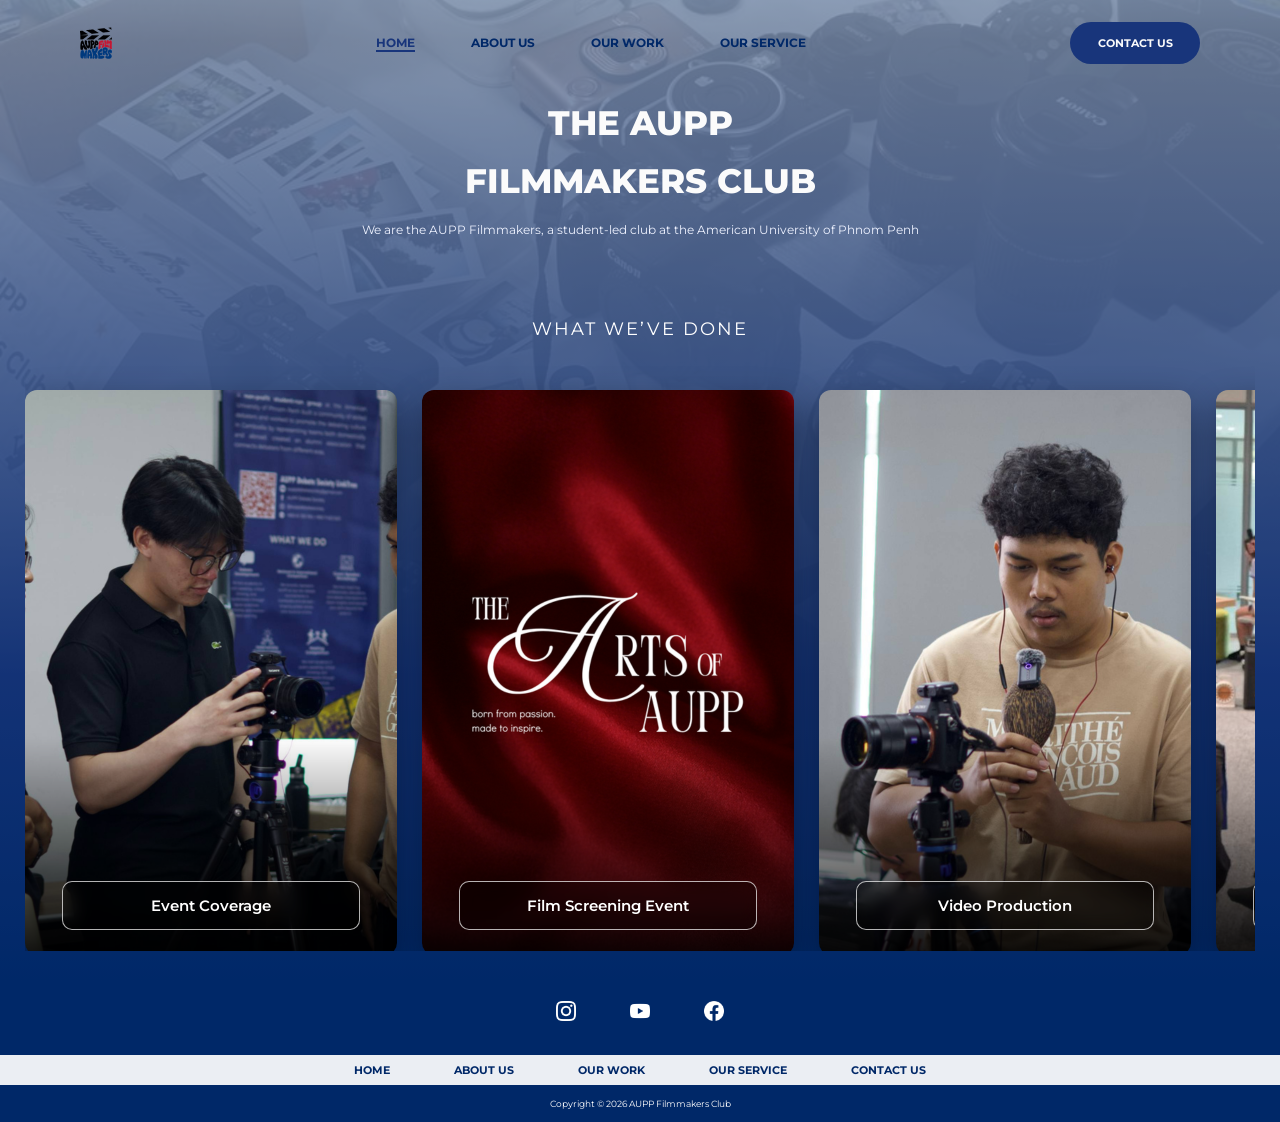
<file: index.html>
<!DOCTYPE html>
<html lang="en">
<head>
  <meta charset="UTF-8">
  <title>Redirecting...</title>
</head>
<body>
  If you are not redirected, <a id="fallback-home-link" href="home.html">go to the home page</a>.
  <script>
    (function () {
      const { pathname } = window.location;
      let basePath;
      if (pathname.endsWith("/index.html")) {
        basePath = pathname.replace(/index\.html$/, "");
      } else if (!pathname.endsWith("/")) {
        basePath = `${pathname}/`;
      } else {
        basePath = pathname;
      }

      const homePath = `${basePath}home.html`;
      const fallbackLink = document.getElementById("fallback-home-link");
      fallbackLink.href = homePath;
      window.location.replace(homePath);
    })();
  </script>
</body>
</html>
</file>
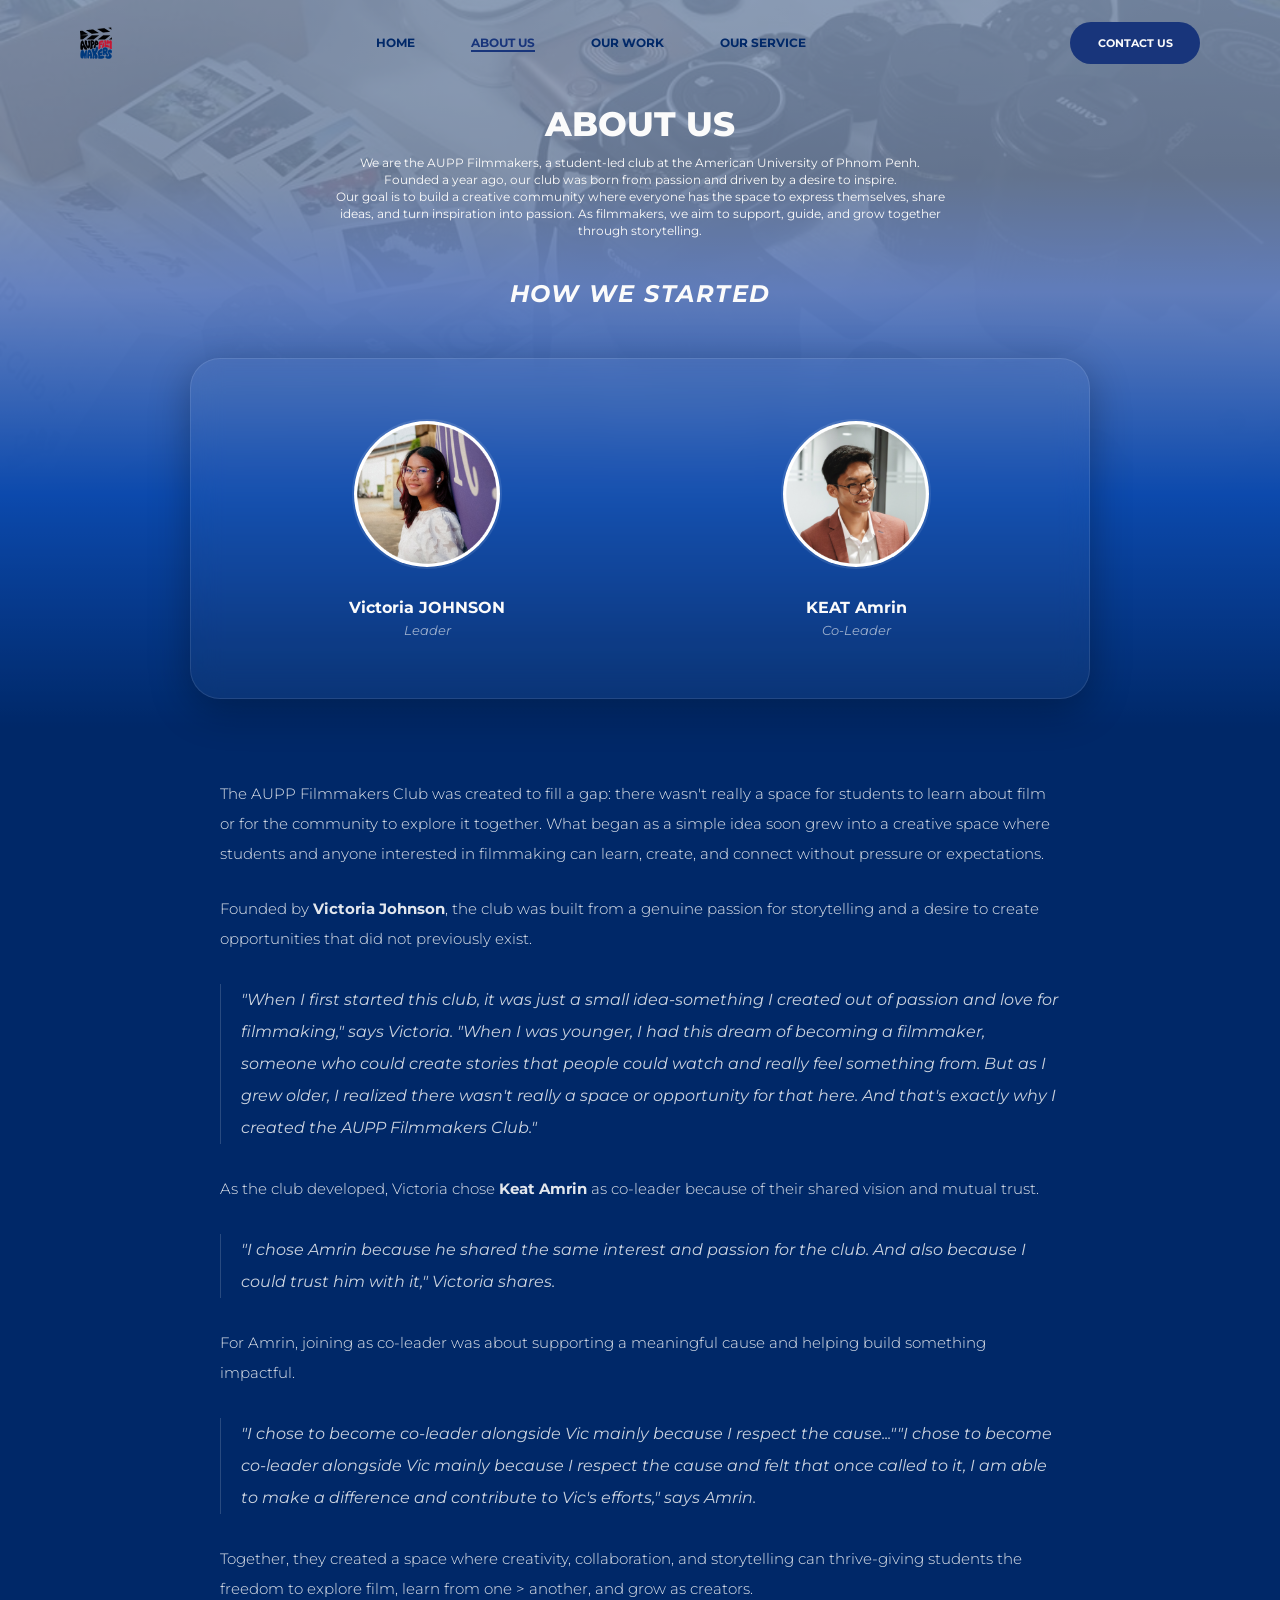
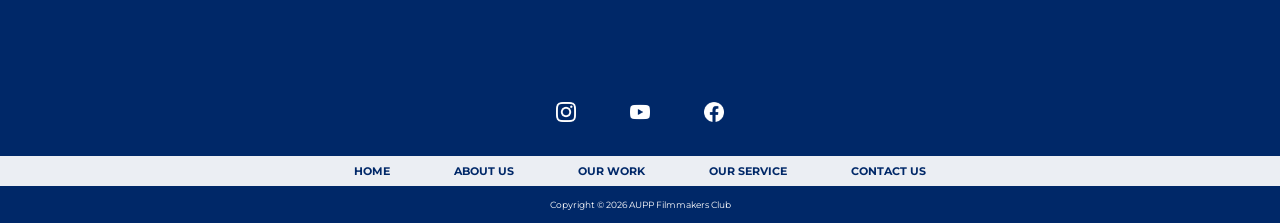
<file: about-us.html>
<!DOCTYPE html>
<html lang="en">
<head>
  <meta charset="UTF-8">
  <meta name="viewport" content="width=device-width, initial-scale=1.0">
  <title>About Us | AUPP Filmmakers</title>

  <link href="https://fonts.googleapis.com/css2?family=Montserrat:wght@300;400;600;700&display=swap" rel="stylesheet">

  <link rel="stylesheet" href="https://cdnjs.cloudflare.com/ajax/libs/font-awesome/6.5.0/css/all.min.css">

  <link rel="stylesheet" href="css/about-us.css">
  <link rel="icon" href="media/Nav_Footer/logo.png" type="image/png">
</head>
<body>
  <section class="about-us-page">
    <div class="about-us-background"></div>

      <header class="navbar">
          <div class="logo-container">
            <img src="media/Nav_Footer/logo.png" alt="Filmmakers Logo" class="filmmakers-logo" />
          </div>
          <input type="checkbox" id="nav-toggle" class="nav-toggle" />
          <label for="nav-toggle" class="nav-toggle-label">
            <i class="fa-solid fa-bars hamburger-icon" aria-hidden="true"></i>
            <span class="sr-only">Open navigation menu</span>
          </label>

          <nav class="nav-menu">
                <a href="home.html" class="nav-item-home">HOME</a>
                <a href="about-us.html" class="nav-item-about-us active" aria-current="page">ABOUT US</a>
                <a href="our-work.html" class="nav-item-our-work">OUR WORK</a>
                <a href="our-service.html" class="nav-item-our-service">OUR SERVICE</a>
                <a href="ContactUs.html" class="nav-item-contact-mobile">CONTACT US</a>
          </nav>

          <div class="nav-contact-button">
            <a href="ContactUs.html" class="button-label">CONTACT US</a>
          </div>
      </header>

    <div class="about-us-title">
      <h1>ABOUT US</h1>

      <p>We are the AUPP Filmmakers, a student-led club at the American University of Phnom Penh.</p>
      <p>Founded a year ago, our club was born from passion and driven by a desire to inspire.</p>
      <p>Our goal is to build a creative community where everyone has the space to express themselves, share ideas, and turn inspiration into passion. As filmmakers, we aim to support, guide, and grow together through storytelling.</p>
    </div>

<section class="how">
  <h2>HOW WE STARTED</h2>

  <div class="card">
    <div class="profile">
      <img src="media/about-us/leader/1.png" alt="Victoria Johnson">
      <h4>Victoria JOHNSON</h4>
      <p>Leader</p>
    </div>

    <div class="profile">
      <img src="media/about-us/leader/2.png" alt="KEAT Amrin">
      <h4>KEAT Amrin</h4>
      <p>Co-Leader</p>
    </div>
  </div>
</section>

<section class="description">
  <p>
    The AUPP Filmmakers Club was created to fill a gap: there wasn't really a space for students to learn about film or for the community to explore it together.

What began as a simple idea soon grew into a creative space where students and anyone interested in filmmaking can learn, create, and connect without

pressure or expectations.
  </p>

  <p>
    Founded by <strong>Victoria Johnson</strong>, the club was built from a genuine passion for storytelling and a desire to create opportunities that did not previously exist.
  </p>

  <blockquote>
    "When I first started this club, it was just a small idea-something I created out of passion and love for

filmmaking," says Victoria. "When I was younger, I had this dream of becoming a filmmaker, someone who

could create stories that people could watch and really feel something from. But as I grew older, I realized

there wasn't really a space or opportunity for that here. And that's exactly why I created the AUPP Filmmakers

Club."
  </blockquote>

  <p>
    As the club developed, Victoria chose <strong>Keat Amrin </strong>as co-leader because of their shared vision and mutual trust.
  </p>

  <blockquote>
    "I chose Amrin because he shared the same interest and passion for the club. And also because I could trust him

with it," Victoria shares.
  </blockquote>

  <p>
    For Amrin, joining as co-leader was about supporting a meaningful cause and helping build something impactful.
  </p>

  <blockquote>
    "I chose to become co-leader alongside Vic mainly because I respect the cause...""I chose to become co-leader alongside Vic mainly because I respect the cause and felt that once called to it, I am

able to make a difference and contribute to Vic's efforts," says Amrin.</blockquote>

  <p>
    Together, they created a space where creativity, collaboration, and storytelling can thrive-giving students the freedom to explore film, learn from one
>
another, and grow as creators.
  </p>
</section>

<footer class="footer">
        <div class="footer-social">
          <a href="https://www.instagram.com/aupp.filmmakers?utm_source=ig_web_button_share_sheet&igsh=ZDNlZDc0MzIxNw==" class="footer-social-link">
            <img src="media/Nav_Footer/IG.png" alt="Instagram Icon" />
          </a>
          <a href="https://www.youtube.com/@auppfilmmakersofficial" class="footer-social-link">
            <img src="media/Nav_Footer/YT.png" alt="YouTube Icon" />
          </a>
          <a href="https://web.facebook.com/profile.php?id=61566840352282" class="footer-social-link">
            <img src="media/Nav_Footer/FB.png" alt="Facebook Icon" />
          </a>
        </div>

        <div class="footer-menu">
          <a href="home.html">HOME</a>
          <a href="about-us.html">ABOUT US</a>
          <a href="our-work.html">OUR WORK</a>
          <a href="our-service.html">OUR SERVICE</a>
          <a href="ContactUs.html">CONTACT US</a>
        </div>

        <p class="footer-copyright">Copyright &copy; 2026 AUPP Filmmakers Club</p>
</footer>

</body>
</html>
</file>
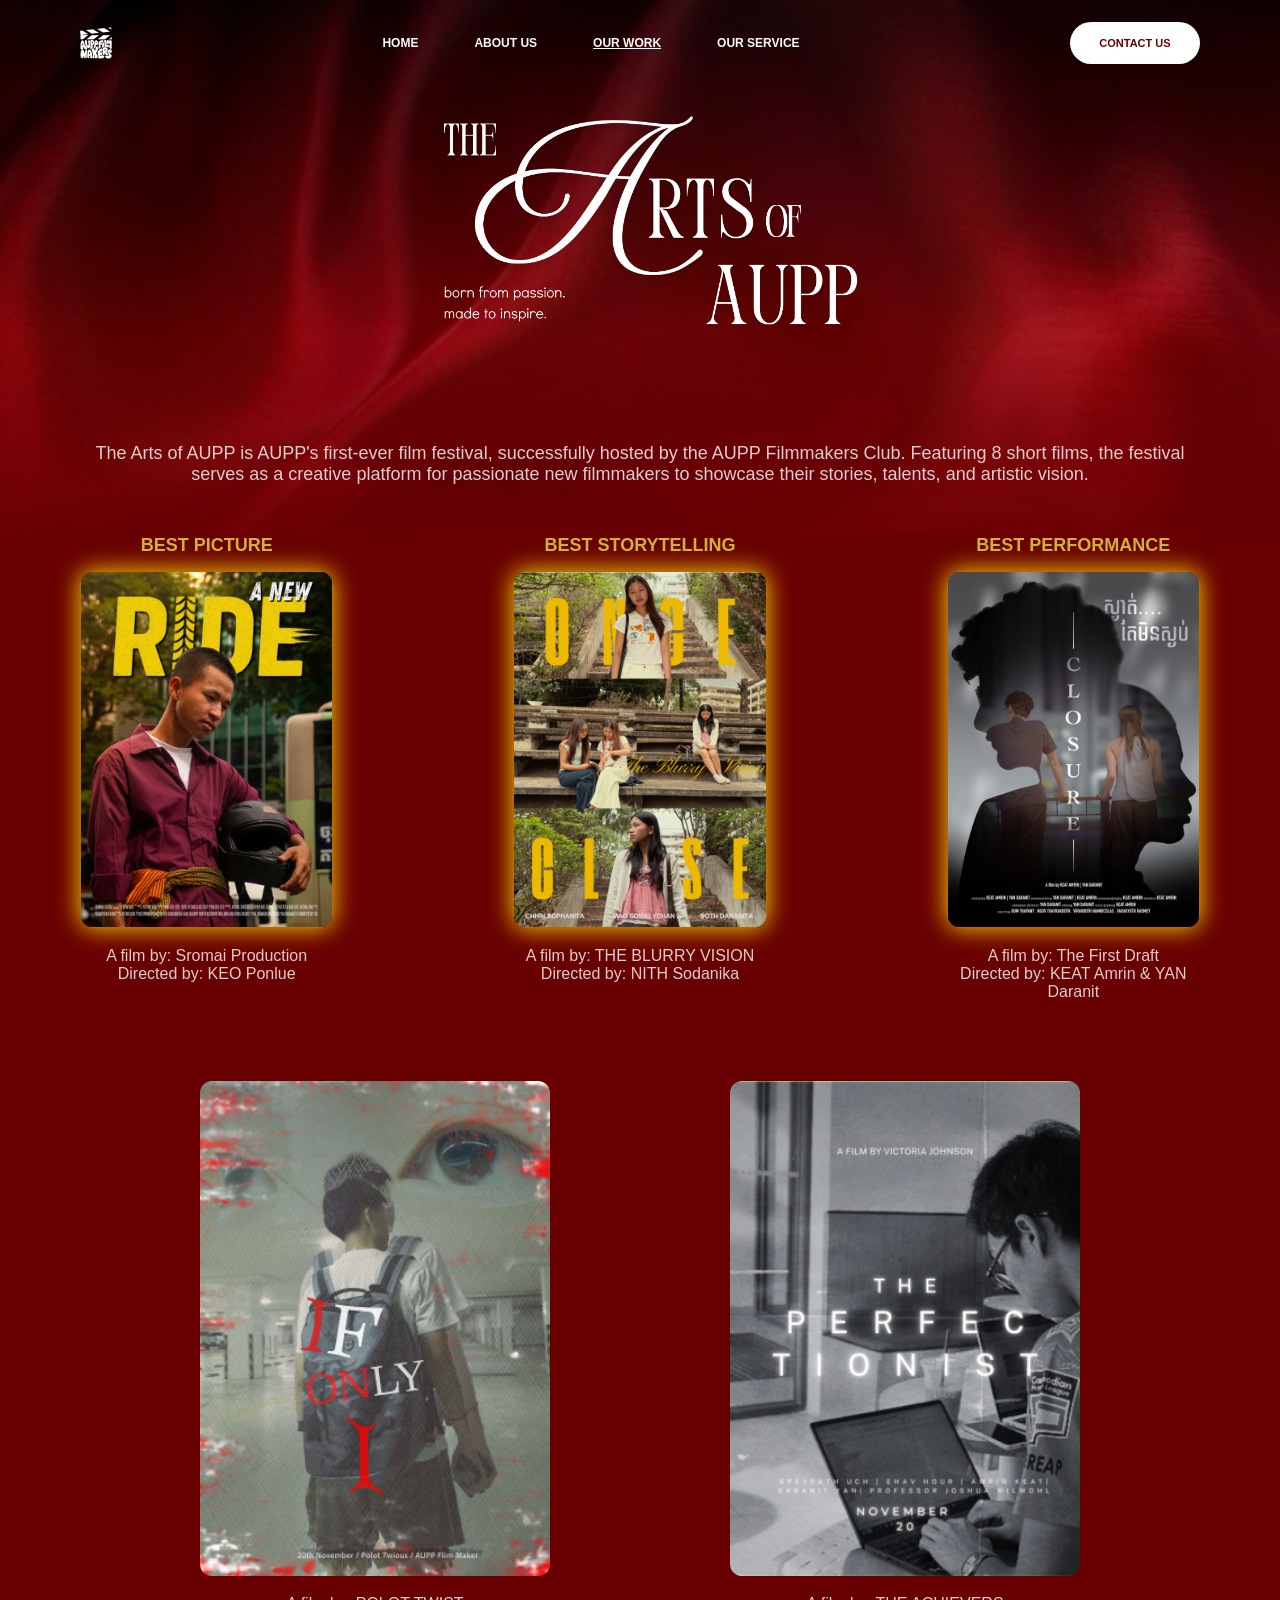
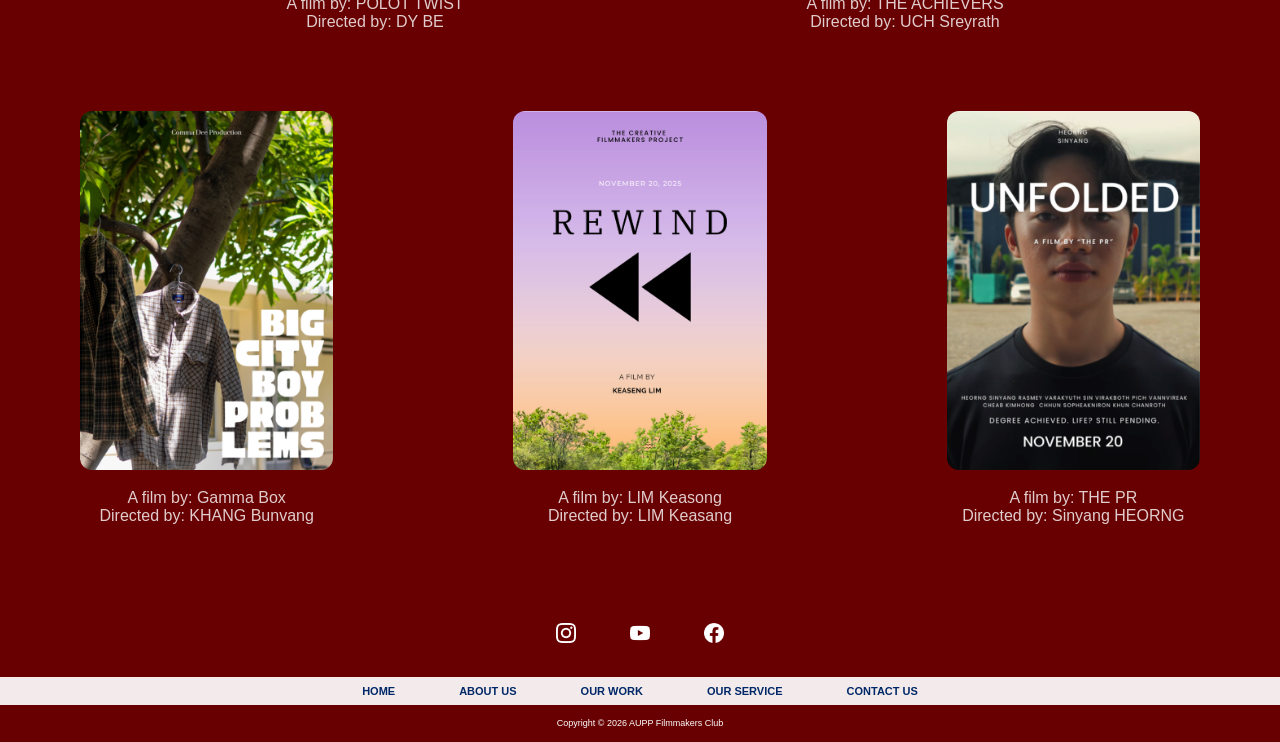
<file: ArtofAupp.html>
<!DOCTYPE html>
<html lang="en">
<head>
    <meta charset="UTF-8">
    <meta name="viewport" content="width=device-width, initial-scale=1.0">
    <title>The Arts Of AUPP | AUPP Filmmakers</title>
    <link rel="stylesheet" href="https://cdnjs.cloudflare.com/ajax/libs/font-awesome/6.0.0/css/all.min.css">
    <link rel="stylesheet" href="css/ArtofAupp.css">
    <link rel="icon" href="media/Nav_Footer/logo.png" type="image/png">
</head>
<body>
    <section class="art-of-aupp-page">
      <div class="art-of-aupp-background"></div>

      <header class="navbar">

        <div class="logo-container">
          <img src="media/Nav_Footer/logo-white.png" alt="Filmmakers Logo" class="filmmakers-logo" />
        </div>
        <input type="checkbox" id="nav-toggle" class="nav-toggle" />
        <label for="nav-toggle" class="nav-toggle-label">
          <i class="fa-solid fa-bars hamburger-icon" aria-hidden="true"></i>
          <span class="sr-only">Open navigation menu</span>
        </label>

        <nav class="nav-menu">
          <a href="home.html" class="nav-item-home">HOME</a>
          <a href="about-us.html" class="nav-item-about-us">ABOUT US</a>
          <a href="our-work.html" class="nav-item-our-work active" aria-current="page">OUR WORK</a>
          <a href="our-service.html" class="nav-item-our-service">OUR SERVICE</a>
          <a href="ContactUs.html" class="nav-item-contact-mobile">CONTACT US</a>
        </nav>

        <div class="nav-contact-button">
          <a href="ContactUs.html" class="button-label">CONTACT US</a>
        </div>
      </header>
    
    <div class="hero-content">
            <img src="media/art-of-aupp/6 (1).png" class="hero-logo" alt="The Arts of AUPP">
            <p class="description">
                The Arts of AUPP is AUPP's first-ever film festival, successfully hosted by the AUPP Filmmakers Club.
                Featuring 8 short films, the festival serves as a creative platform for passionate new filmmakers to showcase their stories, talents, and artistic vision.
            </p>
    </div>

    <main class="gallery-container">
        <section class="film-row winners">
            <div class="film-card">
                <h3 class="category-title">BEST PICTURE</h3>
                <img src="media/art-of-aupp/film-poster/2.png" alt="A New Ride">
                <p class="film-info">A film by: Sromai Production<br>Directed by: KEO Ponlue</p>
            </div>    
            <div class="film-card">
                <h3 class="category-title">BEST STORYTELLING</h3>
                <img src="media/art-of-aupp/film-poster/3.png" alt="Once Close">
                <p class="film-info">A film by: THE BLURRY VISION<br>Directed by: NITH Sodanika</p>
            </div>
            <div class="film-card">
                <h3 class="category-title">BEST PERFORMANCE</h3>
                <img src="media/art-of-aupp/film-poster/1.png" alt="Closure">
                <p class="film-info">A film by: The First Draft<br>Directed by: KEAT Amrin & YAN Daranit</p>
            </div>
        </section>

        <section class="film-row grid-2">
            <div class="film-card">
                <img src="media/art-of-aupp/film-poster/4.png" alt="If Only I">
                <p class="film-info">A film by: POLOT TWIST<br>Directed by: DY BE</p>
            </div>
            <div class="film-card">
                <img src="media/art-of-aupp/film-poster/5.png" alt="The Perfectionist">
                <p class="film-info">A film by: THE ACHIEVERS<br>Directed by: UCH Sreyrath</p>
            </div>
        </section>

        <section class="film-row grid-3">
            <div class="film-card">
                <img src="media/art-of-aupp/film-poster/6.png" alt="Big City Boy Problems">
                <p class="film-info">A film by: Gamma Box<br>Directed by: KHANG Bunvang</p>
            </div>
            <div class="film-card">
                <img src="media/art-of-aupp/film-poster/7.png" alt="Rewind">
                <p class="film-info">A film by: LIM Keasong<br>Directed by: LIM Keasang</p>
            </div>
            <div class="film-card">
                <img src="media/art-of-aupp/film-poster/8.png" alt="Unfolded">
                <p class="film-info">A film by: THE PR<br>Directed by: Sinyang HEORNG</p>
            </div>
        </section>
          
    </main>

    <footer class="footer">
        <div class="footer-social">
          <a href="https://www.instagram.com/aupp.filmmakers?utm_source=ig_web_button_share_sheet&igsh=ZDNlZDc0MzIxNw==" class="footer-social-link">
            <img src="media/Nav_Footer/IG.png" alt="Instagram Icon" />
          </a>
          <a href="https://www.youtube.com/@auppfilmmakersofficial " class="footer-social-link">
            <img src="media/Nav_Footer/YT.png" alt="YouTube Icon" />
          </a>
          <a href="https://web.facebook.com/profile.php?id=61566840352282" class="footer-social-link">
            <img src="media/Nav_Footer/FB.png" alt="Facebook Icon" />
          </a>
        </div>

        <div class="footer-menu">
          <a href="home.html">HOME</a>
          <a href="about-us.html">ABOUT US</a>
          <a href="our-work.html">OUR WORK</a>
          <a href="our-service.html">OUR SERVICE</a>
          <a href="ContactUs.html">CONTACT US</a>
        </div>

        <p class="footer-copyright">Copyright &copy; 2026 AUPP Filmmakers Club</p>
    </footer>

</body>
</html>
</file>
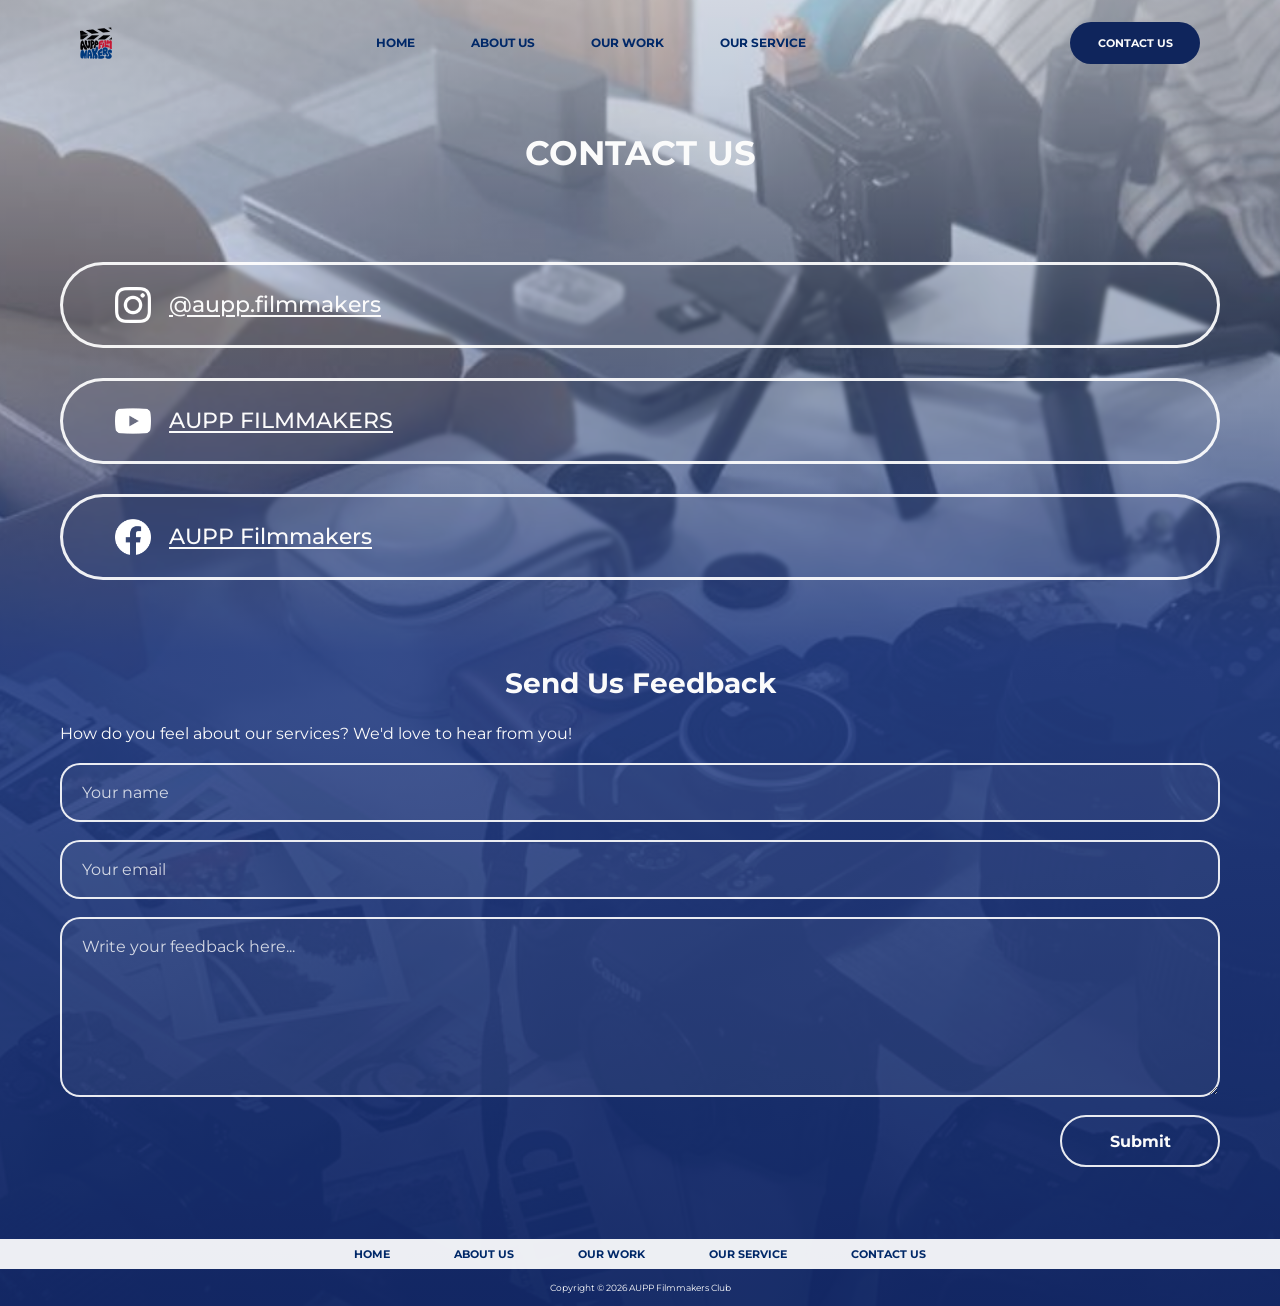
<file: ContactUs.html>
<!DOCTYPE html>
<html lang="en">
  <head>
    <meta charset="UTF-8" />
    <meta name="viewport" content="width=device-width, initial-scale=1.0" />
    <title>Contact Us | AUPP FILMMAKERS CLUB</title>
    <link rel="preconnect" href="https://fonts.gstatic.com" crossorigin />
    <link
      href="https://fonts.googleapis.com/css2?family=Montserrat:ital,wght@0,100..900;1,100..900&display=swap"
      rel="stylesheet"
    />
    <link rel="stylesheet" href="https://cdnjs.cloudflare.com/ajax/libs/font-awesome/6.5.0/css/all.min.css" />
    <link rel="stylesheet" href="css/ContactUs.css" />
    <link rel="icon" href="media/Nav_Footer/logo.png" type="image/png">
  </head>
  <body>
    <section class="contactUs-page">
      <div class="contactUs-background"></div>

      <header class="navbar">
        <div class="logo-container">
          <img src="media/Nav_Footer/logo.png" alt="Filmmakers Logo" class="filmmakers-logo" />
        </div>
        <input type="checkbox" id="nav-toggle" class="nav-toggle" />
        <label for="nav-toggle" class="nav-toggle-label">
          <i class="fa-solid fa-bars hamburger-icon" aria-hidden="true"></i>
          <span class="sr-only">Open navigation menu</span>
        </label>

        <nav class="nav-menu">
          <a href="home.html" class="nav-item-home">HOME</a>
          <a href="about-us.html" class="nav-item-about-us">ABOUT US</a>
          <a href="our-work.html" class="nav-item-our-work">OUR WORK</a>
          <a href="our-service.html" class="nav-item-our-service">OUR SERVICE</a>
          <a href="ContactUs.html" class="nav-item-contact-mobile active" aria-current="page">CONTACT US</a>
        </nav>

        <div class="nav-contact-button active">
          <a href="ContactUs.html" class="button-label" aria-current="page">CONTACT US</a>
        </div>
      </header>

      <div class="contact-us-title">
        <h1>CONTACT US</h1>
      </div>

      <section class="contact-links">
        <a href="https://www.instagram.com/aupp.filmmakers?utm_source=ig_web_button_share_sheet&igsh=ZDNlZDc0MzIxNw==" class="contact-card">
          <img src="media/Nav_Footer/IG.png" alt="Instagram Icon" class="contact-icon" />
          <span>@aupp.filmmakers</span>
        </a>

        <a href="https://www.youtube.com/@auppfilmmakersofficial" class="contact-card">
          <img src="media/Nav_Footer/YT.png" alt="YouTube Icon" class="contact-icon" />
          <span>AUPP FILMMAKERS</span>
        </a>

        <a href="https://web.facebook.com/profile.php?id=61566840352282" class="contact-card">
          <img src="media/Nav_Footer/FB.png" alt="Facebook Icon" class="contact-icon" />
          <span>AUPP Filmmakers</span>
        </a>
      </section>

      <section class="feedback-section">
        <h2>Send Us Feedback</h2>
        <p>How do you feel about our services? We'd love to hear from you!</p>
        <form class="feedback-form">
          <label class="sr-only" for="feedback-name">Your name</label>
          <input id="feedback-name" type="text" name="name" placeholder="Your name" required />

          <label class="sr-only" for="feedback-email">Your email</label>
          <input id="feedback-email" type="email" name="email" placeholder="Your email" required />

          <label class="sr-only" for="feedback-message">Your message</label>
          <textarea id="feedback-message" name="message" placeholder="Write your feedback here..." required></textarea>

          <button type="submit">Submit</button>
        </form>
      </section>

      <footer class="footer">
        <div class="footer-menu">
          <a href="home.html">HOME</a>
          <a href="about-us.html">ABOUT US</a>
          <a href="our-work.html">OUR WORK</a>
          <a href="our-service.html">OUR SERVICE</a>
          <a href="ContactUs.html">CONTACT US</a>
        </div>

        <p class="footer-copyright">Copyright &copy; 2026 AUPP Filmmakers Club</p>
      </footer>
    </section>
  </body>
</html>
</file>
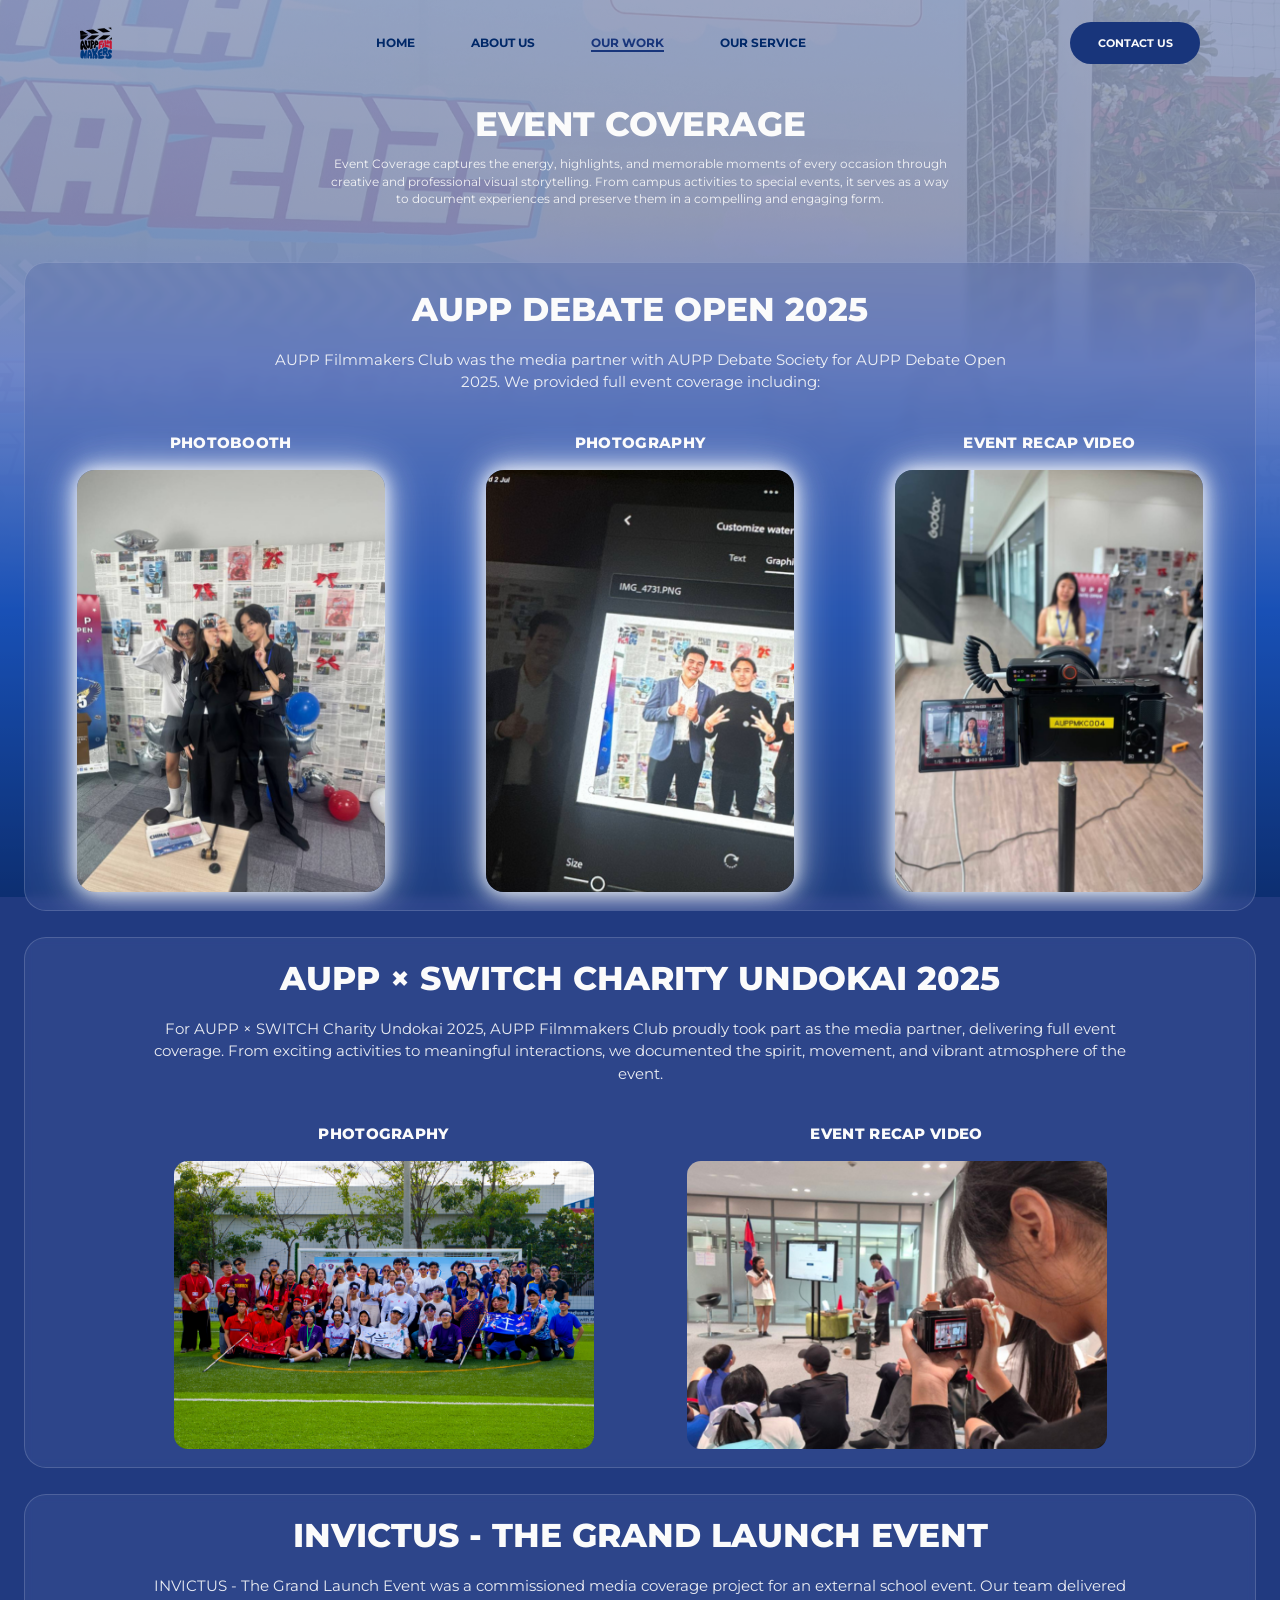
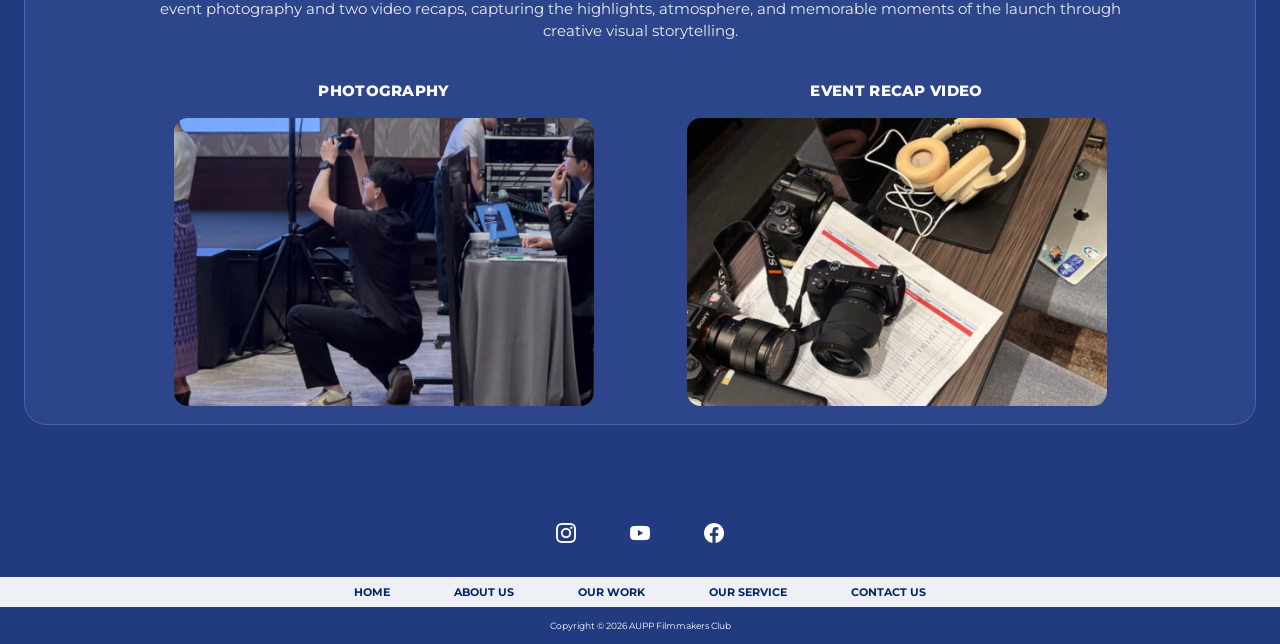
<file: EventCoverage.html>
<!DOCTYPE html>
<html lang="en">

  <head>
    <meta charset="UTF-8" />
    <meta name="viewport" content="width=device-width, initial-scale=1.0" />
    <title>Event Coverage | AUPP FILMMAKERS CLUB</title>
    <link rel="preconnect" href="https://fonts.gstatic.com" crossorigin />
    <link href="https://fonts.googleapis.com/css2?family=Montserrat:ital,wght@0,100..900;1,100..900&display=swap"
      rel="stylesheet" />
    <link rel="stylesheet" href="https://cdnjs.cloudflare.com/ajax/libs/font-awesome/6.5.0/css/all.min.css" />
    <link rel="stylesheet" href="css/EventCoverage.css" />
    <link rel="icon" href="media/Nav_Footer/logo.png" type="image/png">
  </head>

  <body>
    <section class="event-coverage-page">
      <div class="event-coverage-background"></div>

      <header class="navbar">
        <div class="logo-container">
          <img src="media/Nav_Footer/logo.png" alt="Filmmakers Logo" class="filmmakers-logo" />
        </div>
        <input type="checkbox" id="nav-toggle" class="nav-toggle" />
        <label for="nav-toggle" class="nav-toggle-label">
          <i class="fa-solid fa-bars hamburger-icon" aria-hidden="true"></i>
          <span class="sr-only">Open navigation menu</span>
        </label>

        <nav class="nav-menu">
          <a href="home.html" class="nav-item-home">HOME</a>
          <a href="about-us.html" class="nav-item-about-us">ABOUT US</a>
          <a href="our-work.html" class="nav-item-our-work active" aria-current="page">OUR WORK</a>
          <a href="our-service.html" class="nav-item-our-service">OUR SERVICE</a>
          <a href="ContactUs.html" class="nav-item-contact-mobile">CONTACT US</a>
        </nav>

        <div class="nav-contact-button">
          <a href="ContactUs.html" class="button-label">CONTACT US</a>
        </div>
      </header>

      <div class="event-coverage-title">
        <h1>EVENT COVERAGE</h1>
        <p>
          Event Coverage captures the energy, highlights, and memorable moments of every occasion through creative and professional visual storytelling. From campus activities to special events, it serves as a way to document experiences and preserve them in a compelling and engaging form.</p>
      </div>

      <section class="gallery-section">
        <div class="gallery-header">
          <h2 class="gallery-title">AUPP DEBATE OPEN 2025</h2>
          <p class="gallery-description">
            AUPP Filmmakers Club was the media partner with AUPP Debate Society for AUPP Debate Open 2025.
            We provided full event coverage including:
          </p>
        </div>

        <div class="gallery-cards">
          <article class="gallery-card">
            <h3 class="gallery-card-title">PHOTOBOOTH</h3>
            <div class="gallery-card-frame">
              <img src="media/event-coverage/event-aupp-debate/1.png" alt="Photobooth coverage preview" />
            </div>
          </article>

          <article class="gallery-card">
            <h3 class="gallery-card-title">PHOTOGRAPHY</h3>
            <div class="gallery-card-frame">
              <img src="media/event-coverage/event-aupp-debate/2.png" alt="Photography coverage preview" />
            </div>
          </article>

          <article class="gallery-card">
            <h3 class="gallery-card-title">EVENT RECAP VIDEO</h3>
            <div class="gallery-card-frame">
              <img src="media/event-coverage/event-aupp-debate/3.png" alt="Event recap video preview" />
            </div>
          </article>
        </div>
      </section>

      <section class="gallery-section gallery-section-secondary">
        <div class="gallery-header gallery-header-wide">
          <h2 class="gallery-title">AUPP &times; SWITCH Charity Undokai 2025</h2>
          <p class="gallery-description">
            For AUPP &times; SWITCH Charity Undokai 2025, AUPP Filmmakers Club proudly took part as the media partner,
            delivering full event coverage. From exciting activities to meaningful interactions, we documented the
            spirit, movement, and vibrant atmosphere of the event.
          </p>
        </div>

        <div class="gallery-cards gallery-cards-two">
          <article class="gallery-card">
            <h3 class="gallery-card-title">PHOTOGRAPHY</h3>
            <div class="gallery-card-frame gallery-card-frame-landscape">
              <img src="media/event-coverage/event-switch-charity-undokai/1.png" alt="Charity Undokai photography preview" />
            </div>
          </article>

          <article class="gallery-card">
            <h3 class="gallery-card-title">EVENT RECAP VIDEO</h3>
            <div class="gallery-card-frame gallery-card-frame-landscape">
              <img src="media/event-coverage/event-switch-charity-undokai/2.png" alt="Charity Undokai event recap video preview" />
            </div>
          </article>
        </div>
      </section>

      <section class="gallery-section gallery-section-secondary">
        <div class="gallery-header gallery-header-wide">
          <h2 class="gallery-title">INVICTUS - THE GRAND LAUNCH EVENT</h2>
          <p class="gallery-description">
            INVICTUS - The Grand Launch Event was a commissioned media coverage project for an external school
            event. Our team delivered event photography and two video recaps, capturing the highlights,
            atmosphere, and memorable moments of the launch through creative visual storytelling.
          </p>
        </div>

        <div class="gallery-cards gallery-cards-two">
          <article class="gallery-card">
            <h3 class="gallery-card-title">PHOTOGRAPHY</h3>
            <div class="gallery-card-frame gallery-card-frame-landscape">
              <img src="media/event-coverage/event-invictus/1.png" alt="Invictus photography preview" />
            </div>
          </article>

          <article class="gallery-card">
            <h3 class="gallery-card-title">EVENT RECAP VIDEO</h3>
            <div class="gallery-card-frame gallery-card-frame-landscape">
              <img src="media/event-coverage/event-invictus/2.png" alt="Invictus event recap video preview" />
            </div>
          </article>
        </div>
      </section>

      <footer class="footer">
        <div class="footer-social">
          <a href="https://www.instagram.com/aupp.filmmakers?utm_source=ig_web_button_share_sheet&igsh=ZDNlZDc0MzIxNw==" class="footer-social-link">
            <img src="media/Nav_Footer/IG.png" alt="Instagram Icon" />
          </a>
          <a href="https://www.youtube.com/@auppfilmmakersofficial" class="footer-social-link">
            <img src="media/Nav_Footer/YT.png" alt="YouTube Icon" />
          </a>
          <a href="https://web.facebook.com/profile.php?id=61566840352282" class="footer-social-link">
            <img src="media/Nav_Footer/FB.png" alt="Facebook Icon" />
          </a>
        </div>

        <div class="footer-menu">
          <a href="home.html">HOME</a>
          <a href="about-us.html">ABOUT US</a>
          <a href="our-work.html">OUR WORK</a>
          <a href="our-service.html">OUR SERVICE</a>
          <a href="ContactUs.html">CONTACT US</a>
        </div>

        <p class="footer-copyright">Copyright &copy; 2026 AUPP Filmmakers Club</p>
      </footer>
    </section>
  </body>

</html>
</file>
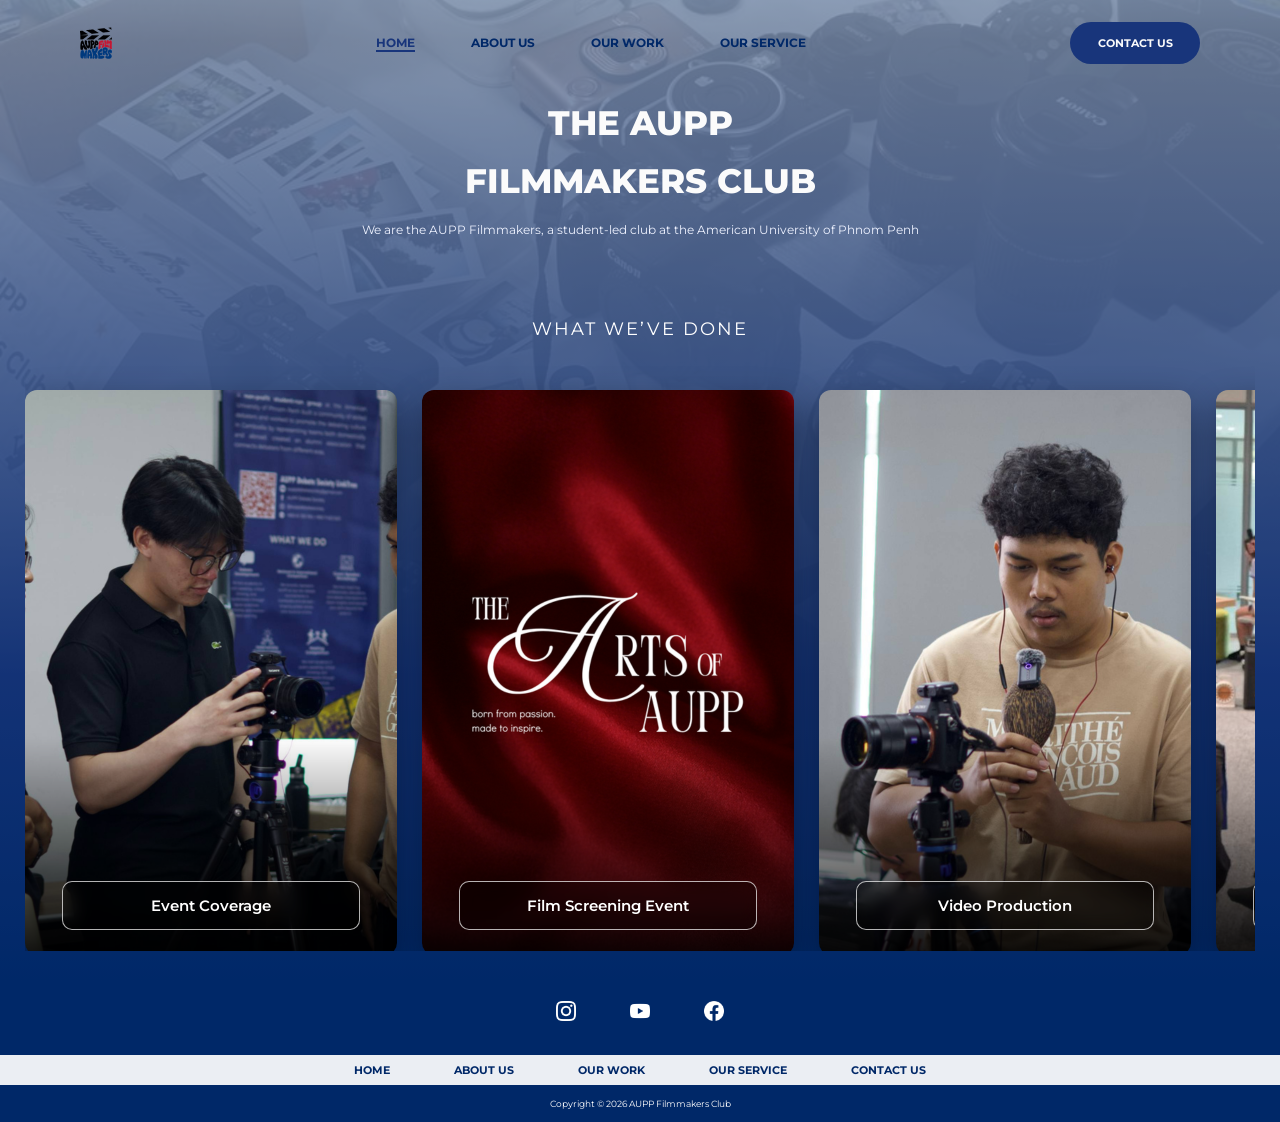
<file: home.html>
<!DOCTYPE html>
<html lang="en">

<head>
  <meta charset="UTF-8">
  <meta name="viewport" content="width=device-width, initial-scale=1.0">
  <title>Home | AUPP Filmmakers</title>
  <link href="https://fonts.googleapis.com/css2?family=Montserrat:wght@300;400;600;700&display=swap" rel="stylesheet">

  <link rel="stylesheet" href="https://cdnjs.cloudflare.com/ajax/libs/font-awesome/6.5.0/css/all.min.css">
  <link rel="stylesheet" href="css/home.css">
  <link rel="icon" href="media/Nav_Footer/logo.png" type="image/png">
</head>

<body>
  <section class="home-page">
    <div class="home-background"></div>
    <header class="navbar">
      <div class="logo-container">
        <img src="media/Nav_Footer/logo.png" alt="Filmmakers Logo" class="filmmakers-logo" />
      </div>
      <input type="checkbox" id="nav-toggle" class="nav-toggle" />
      <label for="nav-toggle" class="nav-toggle-label">
        <i class="fa-solid fa-bars hamburger-icon" aria-hidden="true"></i>
        <span class="sr-only">Open navigation menu</span>
      </label>

      <nav class="nav-menu">
        <a href="home.html" class="nav-item-home active" aria-current="page">HOME</a>
        <a href="about-us.html" class="nav-item-about-us">ABOUT US</a>
        <a href="our-work.html" class="nav-item-our-work">OUR WORK</a>
        <a href="our-service.html" class="nav-item-our-service">OUR SERVICE</a>
        <a href="ContactUs.html" class="nav-item-contact-mobile">CONTACT US</a>
      </nav>

      <div class="nav-contact-button">
        <a href="ContactUs.html" class="button-label">CONTACT US</a>
      </div>
    </header>
    <div class="home-title">
      <h1>THE AUPP </h1>
      <h1>FILMMAKERS CLUB</h1>
      <p>We are the AUPP Filmmakers, a student-led club at the American University of Phnom Penh</p>
    </div>
    <div class="portfolio">
      <h2>WHAT WE’VE DONE</h2>

      <div class="scroll-container">
        <a href="EventCoverage.html">
          <div class="card" style="background-image: url('media/home/our-work-card/event-coverage-card.png');">
            <div class="card-button">Event Coverage</div>
          </div>
        </a>
        <a href="ArtofAupp.html">
          <div class="card" style="background-image: url('media/home/our-work-card/art-of-aupp-card.png');">
            <div class="card-button">Film Screening Event</div>
          </div>
        </a>
        <a href="VideoProduction.html">
          <div class="card" style="background-image: url('media/home/our-work-card/videography-card.png');">
            <div class="card-button">Video Production</div>
          </div>
        </a>
        <a href="Photography.html">
          <div class="card" style="background-image: url('media/home/our-work-card/photography.png');">
            <div class="card-button">Photography</div>
          </div>
        </a>
        <a href="Photobooth.html">
          <div class="card" style="background-image: url('media/home/our-work-card/photobooth-card.png');">
            <div class="card-button">Photobooth</div>
          </div>
        </a>
      </div>
    </div>
  </section>

  <footer class="footer">
    <div class="footer-social">
      <a href="https://www.instagram.com/aupp.filmmakers?utm_source=ig_web_button_share_sheet&igsh=ZDNlZDc0MzIxNw=="
        class="footer-social-link">
        <img src="media/Nav_Footer/IG.png" alt="Instagram Icon" />
      </a>
      <a href="https://www.youtube.com/@auppfilmmakersofficial" class="footer-social-link">
        <img src="media/Nav_Footer/YT.png" alt="YouTube Icon" />
      </a>
      <a href="https://web.facebook.com/profile.php?id=61566840352282" class="footer-social-link">
        <img src="media/Nav_Footer/FB.png" alt="Facebook Icon" />
      </a>
    </div>

    <div class="footer-menu">
      <a href="home.html">HOME</a>
      <a href="about-us.html">ABOUT US</a>
      <a href="our-work.html">OUR WORK</a>
      <a href="our-service.html">OUR SERVICE</a>
      <a href="ContactUs.html">CONTACT US</a>
    </div>

    <p class="footer-copyright">Copyright &copy; 2026 AUPP Filmmakers Club</p>
  </footer>

</body>

</html>
</file>
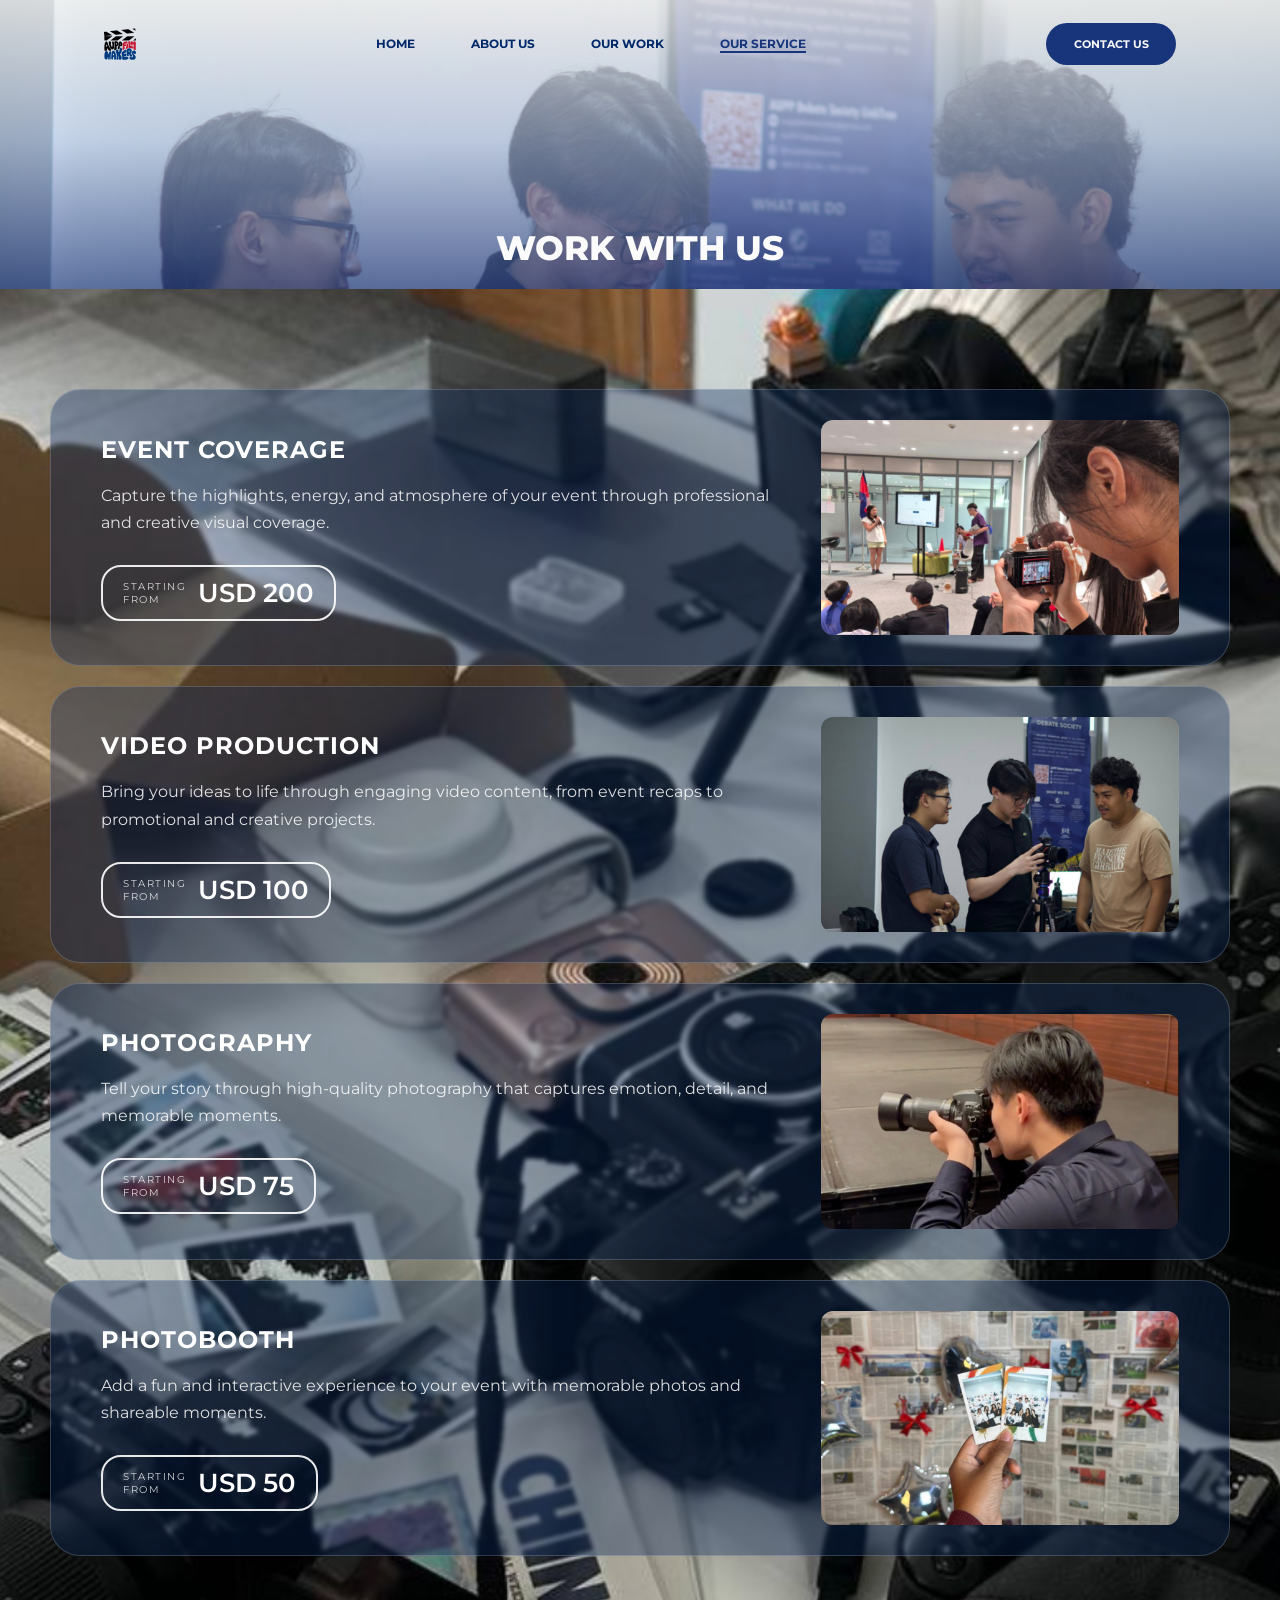
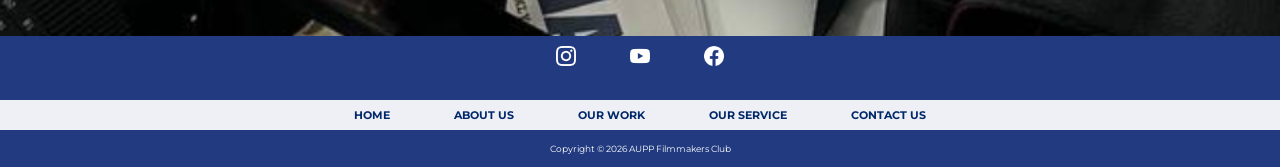
<file: our-service.html>
<!DOCTYPE html>
<html lang="en">
<head>
    <meta charset="UTF-8">
    <meta name="viewport" content="width=device-width, initial-scale=1.0">
    <title>Our Service | AUPP Filmmakers</title>
    <link href="https://fonts.googleapis.com/css2?family=Montserrat:wght@400;600;700;800;900&family=Open+Sans:wght@400;500;600&display=swap" rel="stylesheet" />
    <link rel="stylesheet" href="https://cdnjs.cloudflare.com/ajax/libs/font-awesome/6.5.0/css/all.min.css" />
    <link rel="stylesheet" href="css/our-service.css">
    <link rel="icon" href="media/Nav_Footer/logo.png" type="image/png">
</head>
<body>
    
  <section class="our-service-page">
      <div class="our-service-background"></div>

      <header class="navbar">
        <div class="logo-container">
          <img src="media/Nav_Footer/logo.png" alt="Filmmakers Logo" class="filmmakers-logo" />
        </div>
        <input type="checkbox" id="nav-toggle" class="nav-toggle" />
        <label for="nav-toggle" class="nav-toggle-label">
          <i class="fa-solid fa-bars hamburger-icon" aria-hidden="true"></i>
          <span class="sr-only">Open navigation menu</span>
        </label>

        <nav class="nav-menu">
          <a href="home.html" class="nav-item-home">HOME</a>
          <a href="about-us.html" class="nav-item-about-us">ABOUT US</a>
          <a href="our-work.html" class="nav-item-our-work">OUR WORK</a>
          <a href="our-service.html" class="nav-item-our-service active" aria-current="page">OUR SERVICE</a>
          <a href="ContactUs.html" class="nav-item-contact-mobile">CONTACT US</a>
        </nav>

        <div class="nav-contact-button">
          <a href="ContactUs.html" class="button-label">CONTACT US</a>
        </div>
      </header>
      <div class="our-service-title">
        <h1>WORK WITH US</h1>
      </div>


  <section class="services-section">
    
    <a href="EventCoverage.html">
      <div class="service-card featured">
        <div class="service-info">
          <h2>EVENT COVERAGE</h2>
          <p>Capture the highlights, energy, and atmosphere of your event through professional and creative visual coverage.</p>
          <div class="price-tag">
            <span class="label"><span>STARTING</span><span>FROM</span></span>
            <span class="amount">USD 200</span>
          </div>
        </div>
        <div class="service-image">
          <img src="media/our-service/service-list/event-coverage.png" alt="Event Coverage">
        </div>
      </div>
    </a>

    <a href="VideoProduction.html">
      <div class="service-card">
        <div class="service-info">
          <h2>Video Production</h2>
          <p>Bring your ideas to life through engaging video content, from event recaps to promotional and creative projects.</p>
          <div class="price-tag">
            <span class="label"><span>STARTING</span><span>FROM</span></span>
            <span class="amount">USD 100</span>
          </div>
        </div>
        <div class="service-image">
          <img src="media/our-service/service-list/video-production.png" alt="Video Production">
        </div>
      </div>
    </a>
    
    <a href="Photography.html">
      <div class="service-card">
        <div class="service-info">
          <h2>Photography</h2>
          <p>Tell your story through high-quality photography that captures emotion, detail, and memorable moments.</p>
          <div class="price-tag">
            <span class="label"><span>STARTING</span><span>FROM</span></span>
            <span class="amount">USD 75</span>
          </div>
        </div>
        <div class="service-image">
          <img src="media/our-service/service-list/photography.png" alt="Photography">
        </div>
      </div>
    </a>

    <a href="Photobooth.html">
      <div class="service-card">
        <div class="service-info">
          <h2>Photobooth</h2>
          <p>Add a fun and interactive experience to your event with memorable photos and shareable moments.</p>
          <div class="price-tag">
            <span class="label"><span>STARTING</span><span>FROM</span></span>
            <span class="amount">USD 50</span>
          </div>
        </div>
        <div class="service-image">
          <img src="media/our-service/service-list/photobooth.png" alt="Photobooth">
        </div>
      </div>
    </a>
  </section>
  <footer class="footer">
        <div class="footer-social">
          <a href="https://www.instagram.com/aupp.filmmakers?utm_source=ig_web_button_share_sheet&igsh=ZDNlZDc0MzIxNw==" class="footer-social-link">
            <img src="media/Nav_Footer/IG.png" alt="Instagram Icon" />
          </a>
          <a href="https://www.youtube.com/@auppfilmmakersofficial" class="footer-social-link">
            <img src="media/Nav_Footer/YT.png" alt="YouTube Icon" />
          </a>
          <a href="https://web.facebook.com/profile.php?id=61566840352282" class="footer-social-link">
            <img src="media/Nav_Footer/FB.png" alt="Facebook Icon" />
          </a>
        </div>

        <div class="footer-menu">
          <a href="home.html">HOME</a>
          <a href="about-us.html">ABOUT US</a>
          <a href="our-work.html">OUR WORK</a>
          <a href="our-service.html">OUR SERVICE</a>
          <a href="ContactUs.html">CONTACT US</a>
        </div>

        <p class="footer-copyright">Copyright &copy; 2026 AUPP Filmmakers Club</p>
  </footer>
</body>
</html>
</file>
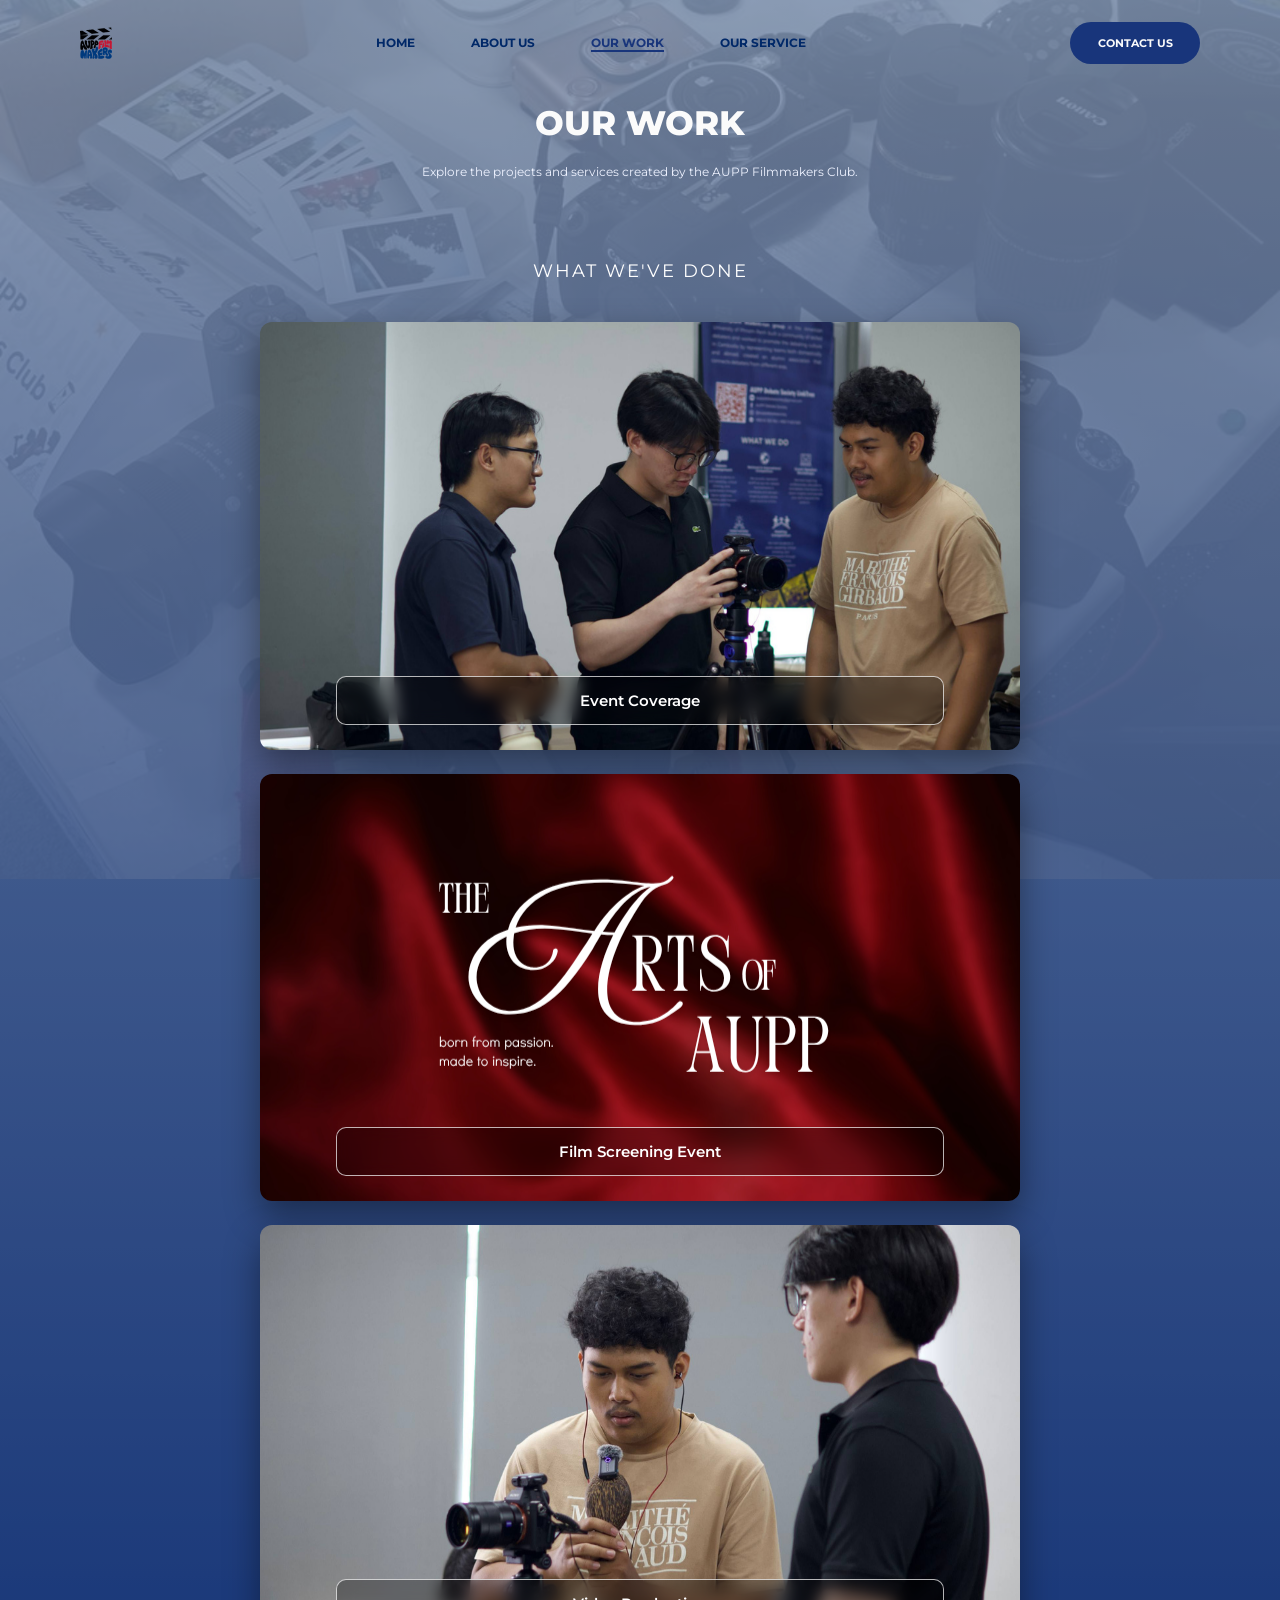
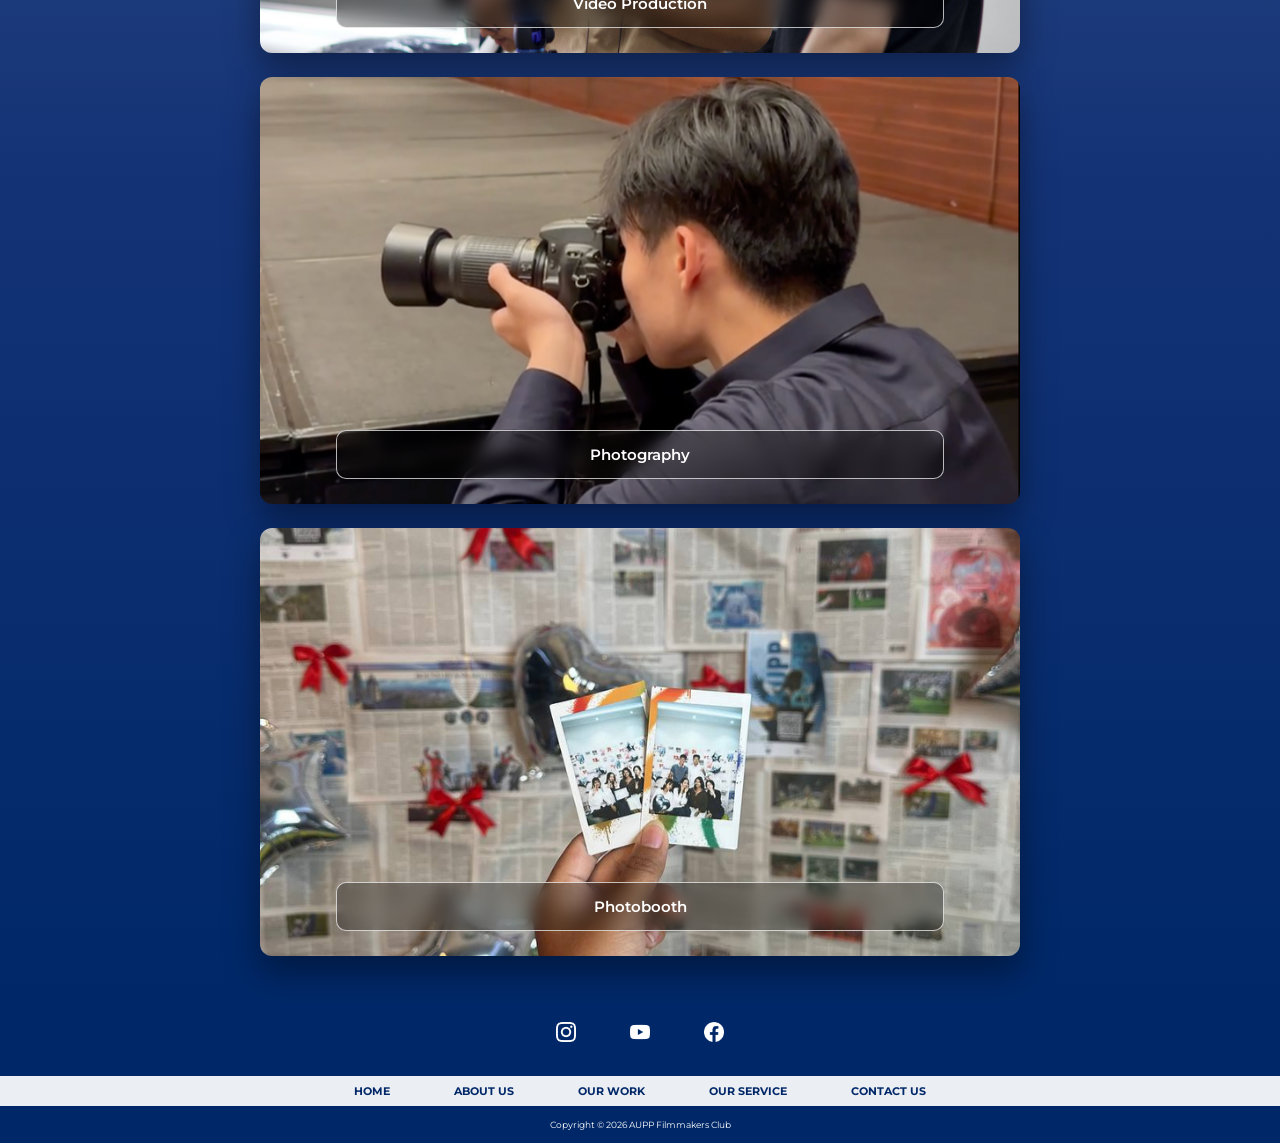
<file: our-work.html>
<!DOCTYPE html>
<html lang="en">

<head>
  <meta charset="UTF-8">
  <meta name="viewport" content="width=device-width, initial-scale=1.0">
  <title>Our Work | AUPP Filmmakers Club</title>
  <link href="https://fonts.googleapis.com/css2?family=Montserrat:wght@300;400;600;700&display=swap" rel="stylesheet">

  <link rel="stylesheet" href="https://cdnjs.cloudflare.com/ajax/libs/font-awesome/6.5.0/css/all.min.css">
  <link rel="stylesheet" href="css/our-work.css">
  <link rel="icon" href="media/Nav_Footer/logo.png" type="image/png">
</head>

<body>
  <section class="home-page">
    <div class="home-background"></div>
    <header class="navbar">
      <div class="logo-container">
        <img src="media/Nav_Footer/logo.png" alt="Filmmakers Logo" class="filmmakers-logo" />
      </div>
      <input type="checkbox" id="nav-toggle" class="nav-toggle" />
      <label for="nav-toggle" class="nav-toggle-label">
        <i class="fa-solid fa-bars hamburger-icon" aria-hidden="true"></i>
        <span class="sr-only">Open navigation menu</span>
      </label>

      <nav class="nav-menu">
        <a href="home.html" class="nav-item-home">HOME</a>
        <a href="about-us.html" class="nav-item-about-us">ABOUT US</a>
        <a href="our-work.html" class="nav-item-our-work active" aria-current="page">OUR WORK</a>
        <a href="our-service.html" class="nav-item-our-service">OUR SERVICE</a>
        <a href="ContactUs.html" class="nav-item-contact-mobile">CONTACT US</a>
      </nav>

      <div class="nav-contact-button">
        <a href="ContactUs.html" class="button-label">CONTACT US</a>
      </div>
    </header>
    <div class="home-title">
      <h1>OUR WORK</h1>
      <p>Explore the projects and services created by the AUPP Filmmakers Club.</p>
    </div>
    <div class="portfolio">
      <h2>WHAT WE'VE DONE</h2>

      <div class="scroll-container">
        <a href="EventCoverage.html">
          <div class="card" style="background-image: url('media/our-work/1.png');">
            <div class="card-button">Event Coverage</div>
          </div>
        </a>
        <a href="ArtofAupp.html">
          <div class="card" style="background-image: url('media/our-work/2.png');">
            <div class="card-button">Film Screening Event</div>
          </div>
        </a>
        <a href="VideoProduction.html">
          <div class="card" style="background-image: url('media/our-work/3.png');">
            <div class="card-button">Video Production</div>
          </div>
        </a>
        <a href="Photography.html">
          <div class="card" style="background-image: url('media/our-work/4.png');">
            <div class="card-button">Photography</div>
          </div>
        </a>
        <a href="Photobooth.html">
          <div class="card" style="background-image: url('media/our-work/5.png');">
            <div class="card-button">Photobooth</div>
          </div>
        </a>
      </div>
    </div>
  </section>

  <footer class="footer">
    <div class="footer-social">
      <a href="https://www.instagram.com/aupp.filmmakers?utm_source=ig_web_button_share_sheet&igsh=ZDNlZDc0MzIxNw=="
        class="footer-social-link">
        <img src="media/Nav_Footer/IG.png" alt="Instagram Icon" />
      </a>
      <a href="https://www.youtube.com/@auppfilmmakersofficial" class="footer-social-link">
        <img src="media/Nav_Footer/YT.png" alt="YouTube Icon" />
      </a>
      <a href="https://web.facebook.com/profile.php?id=61566840352282" class="footer-social-link">
        <img src="media/Nav_Footer/FB.png" alt="Facebook Icon" />
      </a>
    </div>

    <div class="footer-menu">
      <a href="home.html">HOME</a>
      <a href="about-us.html">ABOUT US</a>
      <a href="our-work.html">OUR WORK</a>
      <a href="our-service.html">OUR SERVICE</a>
      <a href="ContactUs.html">CONTACT US</a>
    </div>

    <p class="footer-copyright">Copyright &copy; 2026 AUPP Filmmakers Club</p>
  </footer>

</body>

</html>
</file>
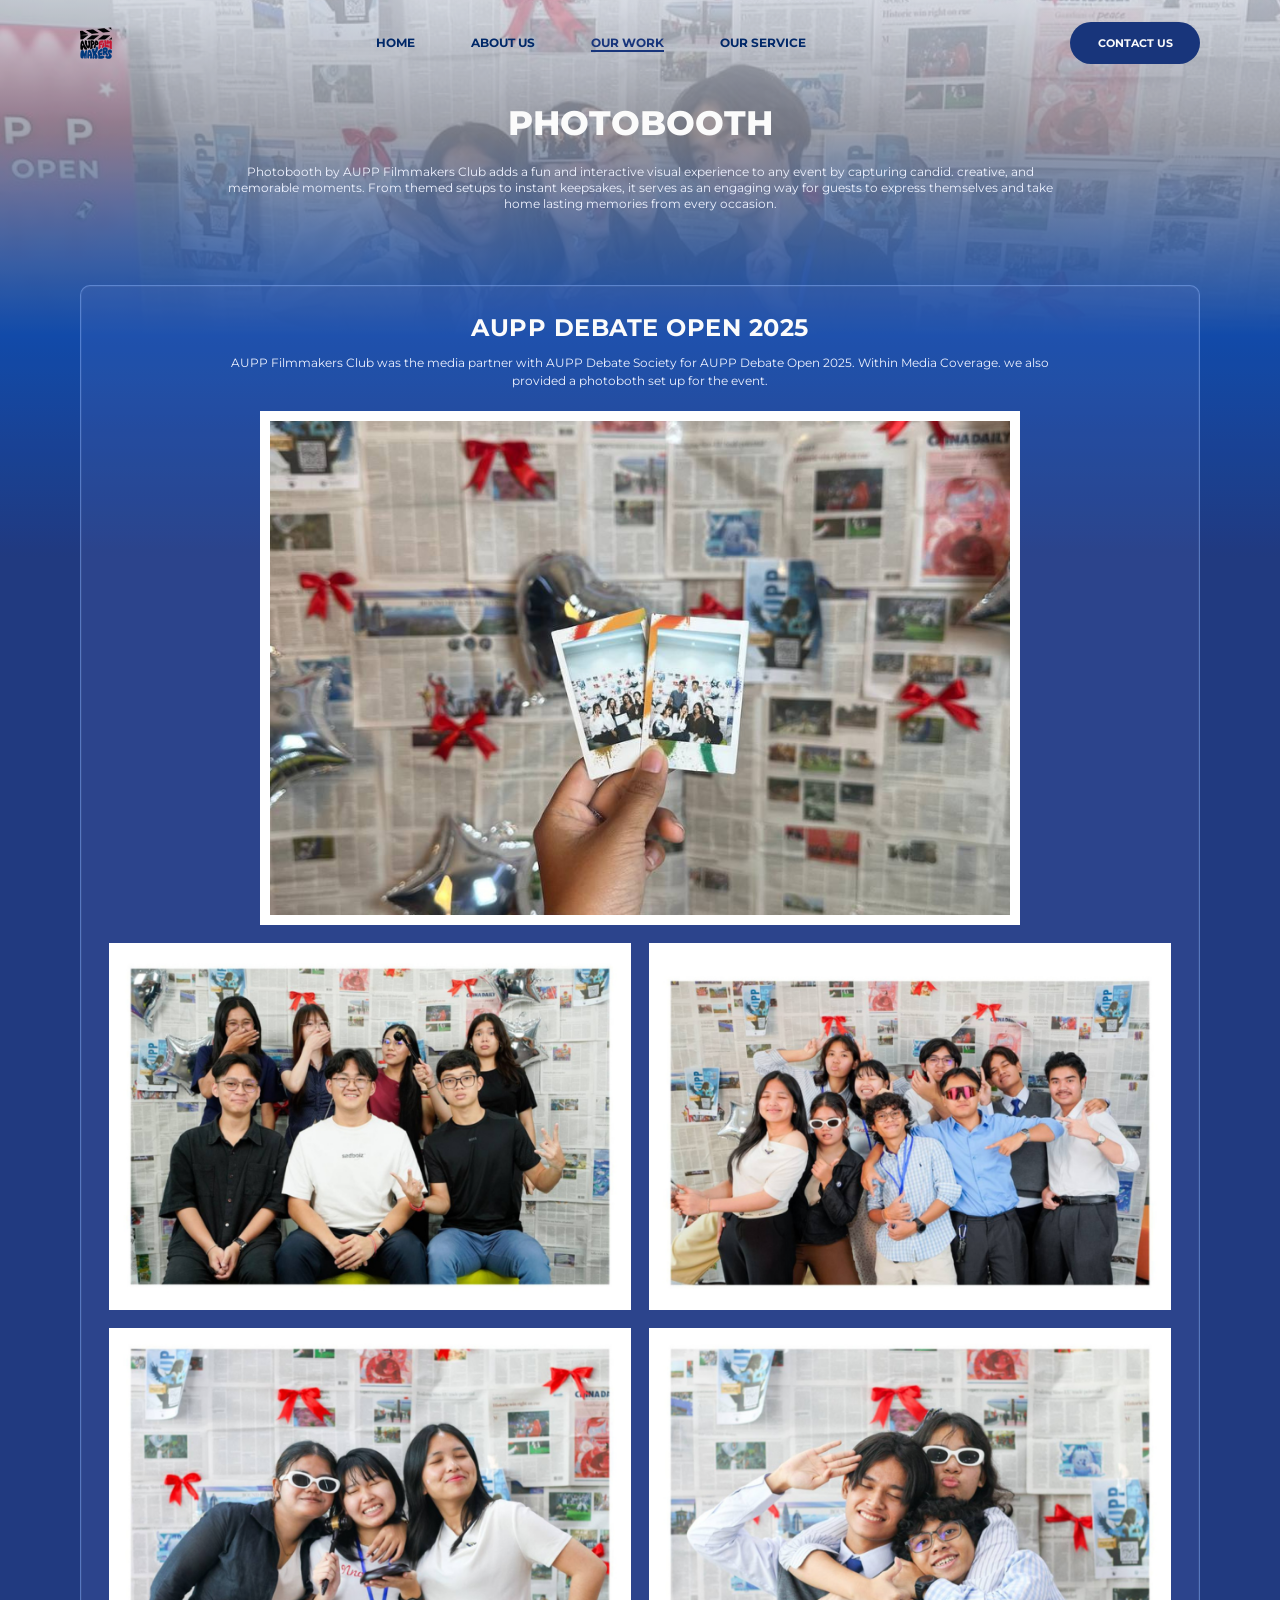
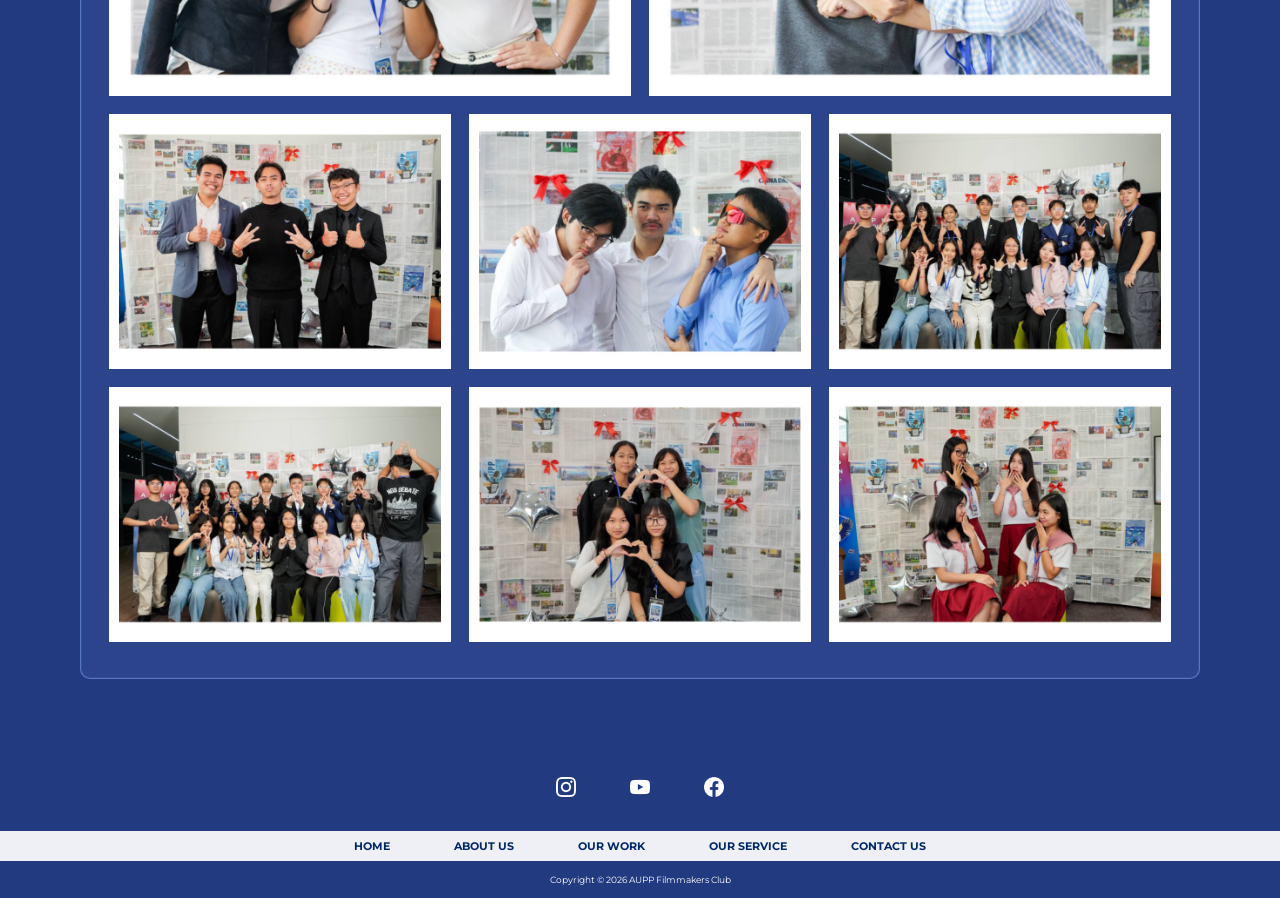
<file: Photobooth.html>
<!DOCTYPE html>
<html lang="en">

    <head>
        <meta charset="UTF-8" />
        <meta name="viewport" content="width=device-width, initial-scale=1.0" />
        <title>Photobooth | AUPP FILMMAKERS CLUB</title>
        <link rel="preconnect" href="https://fonts.gstatic.com" crossorigin />
        <link href="https://fonts.googleapis.com/css2?family=Montserrat:ital,wght@0,100..900;1,100..900&display=swap"
            rel="stylesheet" />
        <link rel="stylesheet" href="https://cdnjs.cloudflare.com/ajax/libs/font-awesome/6.5.0/css/all.min.css" />
        <link rel="stylesheet" href="css/Photobooth.css" />
        <link rel="icon" href="media/Nav_Footer/logo.png" type="image/png">
    </head>
    <body>
        <section class="photobooth-page">
            <div class="photobooth-background"></div>
            <header class="navbar">
                <div class="logo-container">
                <img src="media/Nav_Footer/logo.png" alt="Filmmakers Logo" class="filmmakers-logo" />
                </div>
                <input type="checkbox" id="nav-toggle" class="nav-toggle" />
                <label for="nav-toggle" class="nav-toggle-label">
                <i class="fa-solid fa-bars hamburger-icon" aria-hidden="true"></i>
                <span class="sr-only">Open navigation menu</span>
                </label>

                <nav class="nav-menu">
                <a href="home.html" class="nav-item-home">HOME</a>
                <a href="about-us.html" class="nav-item-about-us">ABOUT US</a>
                <a href="our-work.html" class="nav-item-our-work active" aria-current="page">OUR WORK</a>
                <a href="our-service.html" class="nav-item-our-service">OUR SERVICE</a>
                <a href="ContactUs.html" class="nav-item-contact-mobile">CONTACT US</a>
                </nav>

                <div class="nav-contact-button">
                <a href="ContactUs.html" class="button-label">CONTACT US</a>
                </div>
            </header>
            <div class="photobooth-title">
                <h1>PHOTOBOOTH</h1>
                <p>Photobooth by AUPP Filmmakers Club adds a fun and interactive visual experience to any event by capturing candid. creative, and memorable moments. From themed setups to instant keepsakes, it serves as an engaging way for guests to express themselves and take home lasting memories from every occasion.</p>
            </div>
            <div class="aupp-debate-title">
                <h2>AUPP DEBATE OPEN 2025</h2>
                <p> AUPP Filmmakers Club was the media partner with AUPP Debate Society for AUPP Debate Open 2025. Within Media Coverage. we also provided a photoboth set up for the event.</p>
                <section class="gallery-row1">
                <div class="img1">
                    <img src="media/photobooth/aupp-do-gallery/DO.img1.png">
                </div>
        </section>
      <section class="gallery-row2">
        <div class="img2">
            <img src="media/photobooth/aupp-do-gallery/DO.img2.png">
        </div>
        <div class="img3">
            <img src="media/photobooth/aupp-do-gallery/DO.img3.png">
        </div>
      </section>
      <section class="gallery-row3">
        <div class="img4">
            <img src="media/photobooth/aupp-do-gallery/DO.img4.png">
        </div>
        <div class="img5">
            <img src="media/photobooth/aupp-do-gallery/DO.img5.png">
        </div>
      </section>
      <section class="gallery-row4">
        <div class="img6">
            <img src="media/photobooth/aupp-do-gallery/DO.img6.png">
        </div>
        <div class="img7">
            <img src="media/photobooth/aupp-do-gallery/DO.img7.png">
        </div>
        <div class="img8">
            <img src="media/photobooth/aupp-do-gallery/DO.img8.png">
        </div>
      </section>
      <section class="gallery-row5">
        <div class="img9">
            <img src="media/photobooth/aupp-do-gallery/DO.img9.png">
        </div>
        <div class="img10">
            <img src="media/photobooth/aupp-do-gallery/DO.img10.png">
        </div>
        <div class="img11">
            <img src="media/photobooth/aupp-do-gallery/DO.img11.png">
        </div>
      </section>
      </div>
      <footer class="footer">
        <div class="footer-social">
          <a href="https://www.instagram.com/aupp.filmmakers?utm_source=ig_web_button_share_sheet&igsh=ZDNlZDc0MzIxNw==" class="footer-social-link">
            <img src="media/Nav_Footer/IG.png" alt="Instagram Icon" />
          </a>
          <a href="https://www.youtube.com/@auppfilmmakersofficial" class="footer-social-link">
            <img src="media/Nav_Footer/YT.png" alt="YouTube Icon" />
          </a>
          <a href="https://web.facebook.com/profile.php?id=61566840352282" class="footer-social-link">
            <img src="media/Nav_Footer/FB.png" alt="Facebook Icon" />
          </a>
        </div>

        <div class="footer-menu">
          <a href="home.html">HOME</a>
          <a href="about-us.html">ABOUT US</a>
          <a href="our-work.html">OUR WORK</a>
          <a href="our-service.html">OUR SERVICE</a>
          <a href="ContactUs.html">CONTACT US</a>
        </div>

        <p class="footer-copyright">Copyright &copy; 2026 AUPP Filmmakers Club</p>
      </footer>
    </section>
    </body>
</html>
</file>
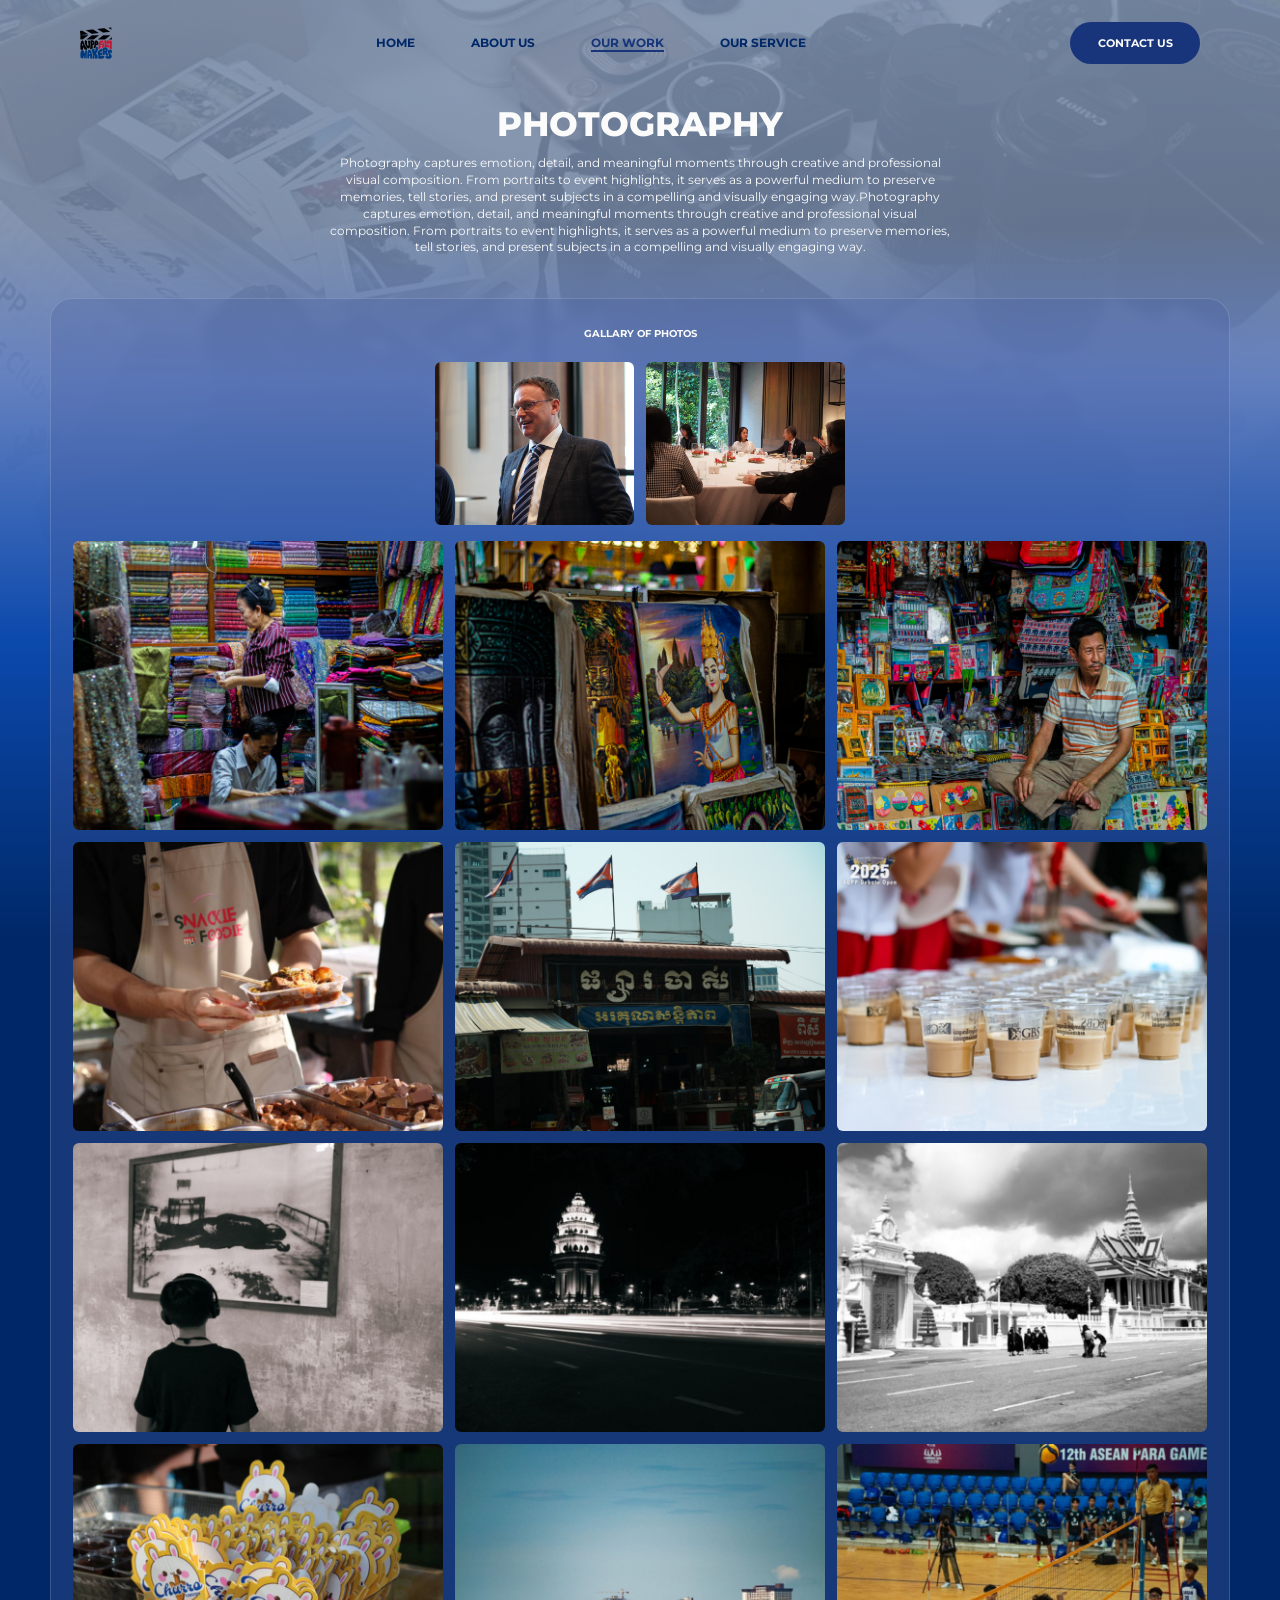
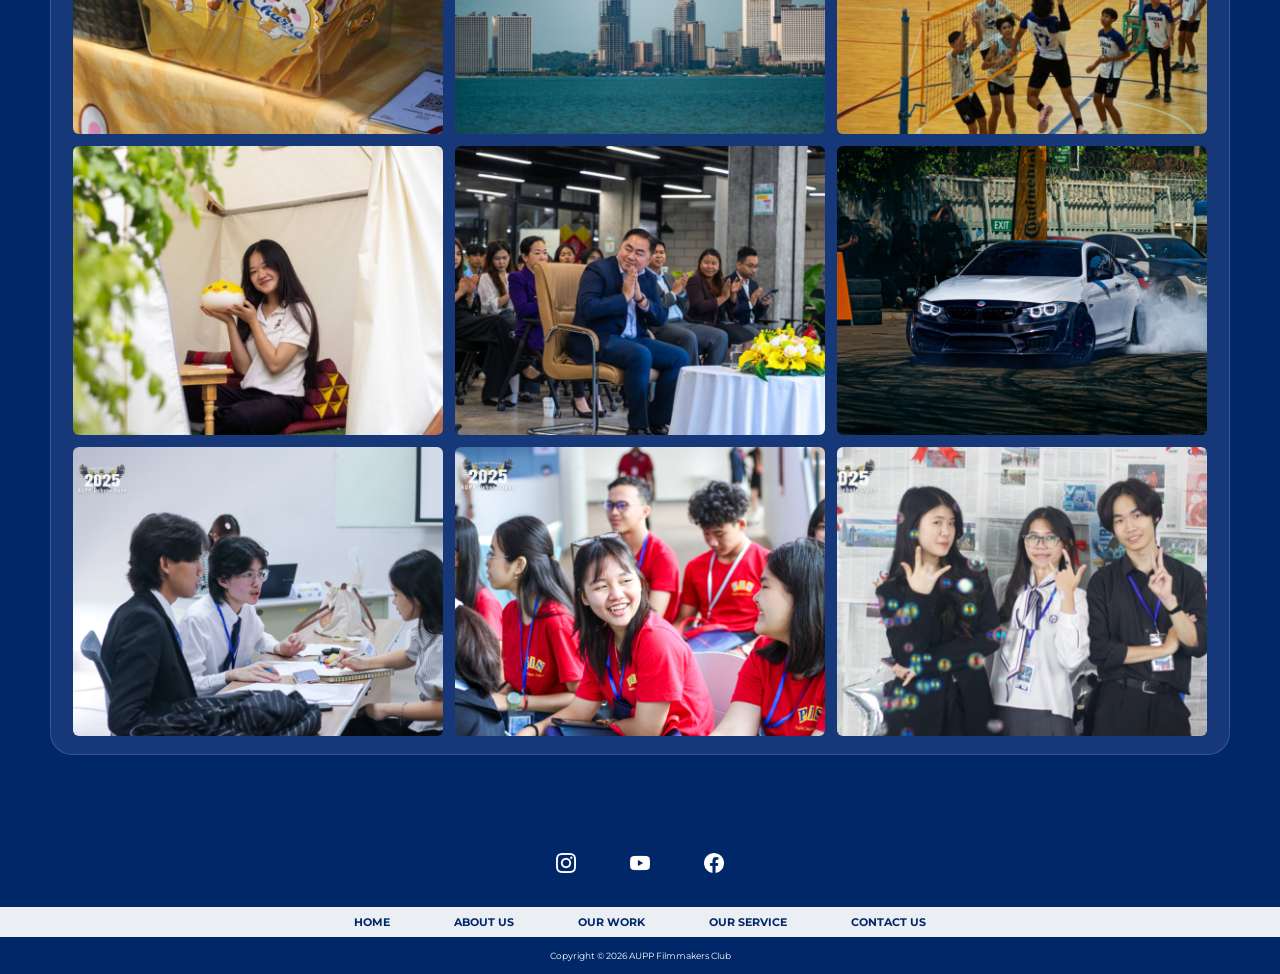
<file: Photography.html>
<!DOCTYPE html>
<html lang="en">

  <head>
    <meta charset="UTF-8" />
    <meta name="viewport" content="width=device-width, initial-scale=1.0" />
    <title>Photography | AUPP FILMMAKERS CLUB</title>
    <link rel="preconnect" href="https://fonts.gstatic.com" crossorigin />
    <link href="https://fonts.googleapis.com/css2?family=Montserrat:ital,wght@0,100..900;1,100..900&display=swap"
      rel="stylesheet" />
    <link rel="stylesheet" href="https://cdnjs.cloudflare.com/ajax/libs/font-awesome/6.5.0/css/all.min.css" />
    <link rel="stylesheet" href="css/Photography.css" />
    <link rel="icon" href="media/Nav_Footer/logo.png" type="image/png">
  </head>

  <body>
    <section class="photography-page">
      <div class="photograph-background"></div>

      <header class="navbar">
        <div class="logo-container">
          <img src="media/Nav_Footer/logo.png" alt="Filmmakers Logo" class="filmmakers-logo" />
        </div>
        <input type="checkbox" id="nav-toggle" class="nav-toggle" />
        <label for="nav-toggle" class="nav-toggle-label">
          <i class="fa-solid fa-bars hamburger-icon" aria-hidden="true"></i>
          <span class="sr-only">Open navigation menu</span>
        </label>

        <nav class="nav-menu">
          <a href="home.html" class="nav-item-home">HOME</a>
          <a href="about-us.html" class="nav-item-about-us">ABOUT US</a>
          <a href="our-work.html" class="nav-item-our-work active" aria-current="page">OUR WORK</a>
          <a href="our-service.html" class="nav-item-our-service">OUR SERVICE</a>
          <a href="ContactUs.html" class="nav-item-contact-mobile">CONTACT US</a>
        </nav>

        <div class="nav-contact-button">
          <a href="ContactUs.html" class="button-label">CONTACT US</a>
        </div>
      </header>

      <div class="photograph-title">
        <h1>PHOTOGRAPHY</h1>
        <p>
          Photography captures emotion, detail, and meaningful moments through creative and
          professional visual composition. From portraits to event highlights, it serves as a
          powerful medium to preserve memories, tell stories, and present subjects in a
          compelling and visually engaging way.Photography captures emotion, detail, and meaningful moments through
          creative and professional visual composition. From portraits to event highlights, it serves as a powerful medium
          to preserve memories, tell stories, and present subjects in a compelling and visually engaging way.
        </p>
      </div>

      <section class="gallery-section">
        <h2 class="gallery-title">GALLARY OF PHOTOS</h2>

        <div class="gallery-row-1">
          <div class="img1">
            <img src="media/photography/img1.png" alt="Gallery Image 1" />
          </div>
          <div class="img2">
            <img src="media/photography/img2.png" alt="Gallery Image 2" />
          </div>
        </div>

        <div class="gallery-row-2">
          <div class="img3">
            <img src="media/photography/img3.png" alt="Gallery Image 3" />
          </div>
          <div class="img4">
            <img src="media/photography/img4.png" alt="Gallery Image 4" />
          </div>
          <div class="img5">
            <img src="media/photography/img5.png" alt="Gallery Image 5" />
          </div>
        </div>

        <div class="gallery-row-3">
          <div class="img6">
            <img src="media/photography/img6.png" alt="Gallery Image 6" />
          </div>
          <div class="img7">
            <img src="media/photography/img7.png" alt="Gallery Image 7" />
          </div>
          <div class="img8">
            <img src="media/photography/img8.png" alt="Gallery Image 8" />
          </div>
        </div>

        <div class="gallery-row-4">
          <div class="img9">
            <img src="media/photography/img9.png" alt="Gallery Image 9" />
          </div>
          <div class="img10">
            <img src="media/photography/img10.png" alt="Gallery Image 10" />
          </div>
          <div class="img11">
            <img src="media/photography/img11.png" alt="Gallery Image 11" />
          </div>
        </div>

        <div class="gallery-row-5">
          <div class="img12">
            <img src="media/photography/img12.png" alt="Gallery Image 12" />
          </div>
          <div class="img13">
            <img src="media/photography/img13.png" alt="Gallery Image 13" />
          </div>
          <div class="img14">
            <img src="media/photography/img14.png" alt="Gallery Image 14" />
          </div>
        </div>

        <div class="gallery-row-6">
          <div class="img15">
            <img src="media/photography/img15.png" alt="Gallery Image 15" />
          </div>
          <div class="img16">
            <img src="media/photography/img16.png" alt="Gallery Image 16" />
          </div>
          <div class="img17">
            <img src="media/photography/img17.png" alt="Gallery Image 17" />
          </div>
        </div>

        <div class="gallery-row-7">
          <div class="img18">
            <img src="media/photography/img18.png" alt="Gallery Image 18" />
          </div>
          <div class="img19">
            <img src="media/photography/img19.png" alt="Gallery Image 19" />
          </div>
          <div class="img20">
            <img src="media/photography/img20.png" alt="Gallery Image 20" />
          </div>
        </div>
      </section>
    </section>  
       <footer class="footer">
        <div class="footer-social">
          <a href="https://www.instagram.com/aupp.filmmakers?utm_source=ig_web_button_share_sheet&igsh=ZDNlZDc0MzIxNw==" class="footer-social-link">
            <img src="media/Nav_Footer/IG.png" alt="Instagram Icon" />
          </a>
          <a href="https://www.youtube.com/@auppfilmmakersofficial" class="footer-social-link">
            <img src="media/Nav_Footer/YT.png" alt="YouTube Icon" />
          </a>
          <a href="https://web.facebook.com/profile.php?id=61566840352282" class="footer-social-link">
            <img src="media/Nav_Footer/FB.png" alt="Facebook Icon" />
          </a>
        </div>

        <div class="footer-menu">
          <a href="home.html">HOME</a>
          <a href="about-us.html">ABOUT US</a>
          <a href="our-work.html">OUR WORK</a>
          <a href="our-service.html">OUR SERVICE</a>
          <a href="ContactUs.html">CONTACT US</a>
        </div>

        <p class="footer-copyright">Copyright &copy; 2026 AUPP Filmmakers Club</p>
      </footer>
  </body>

</html>
</file>
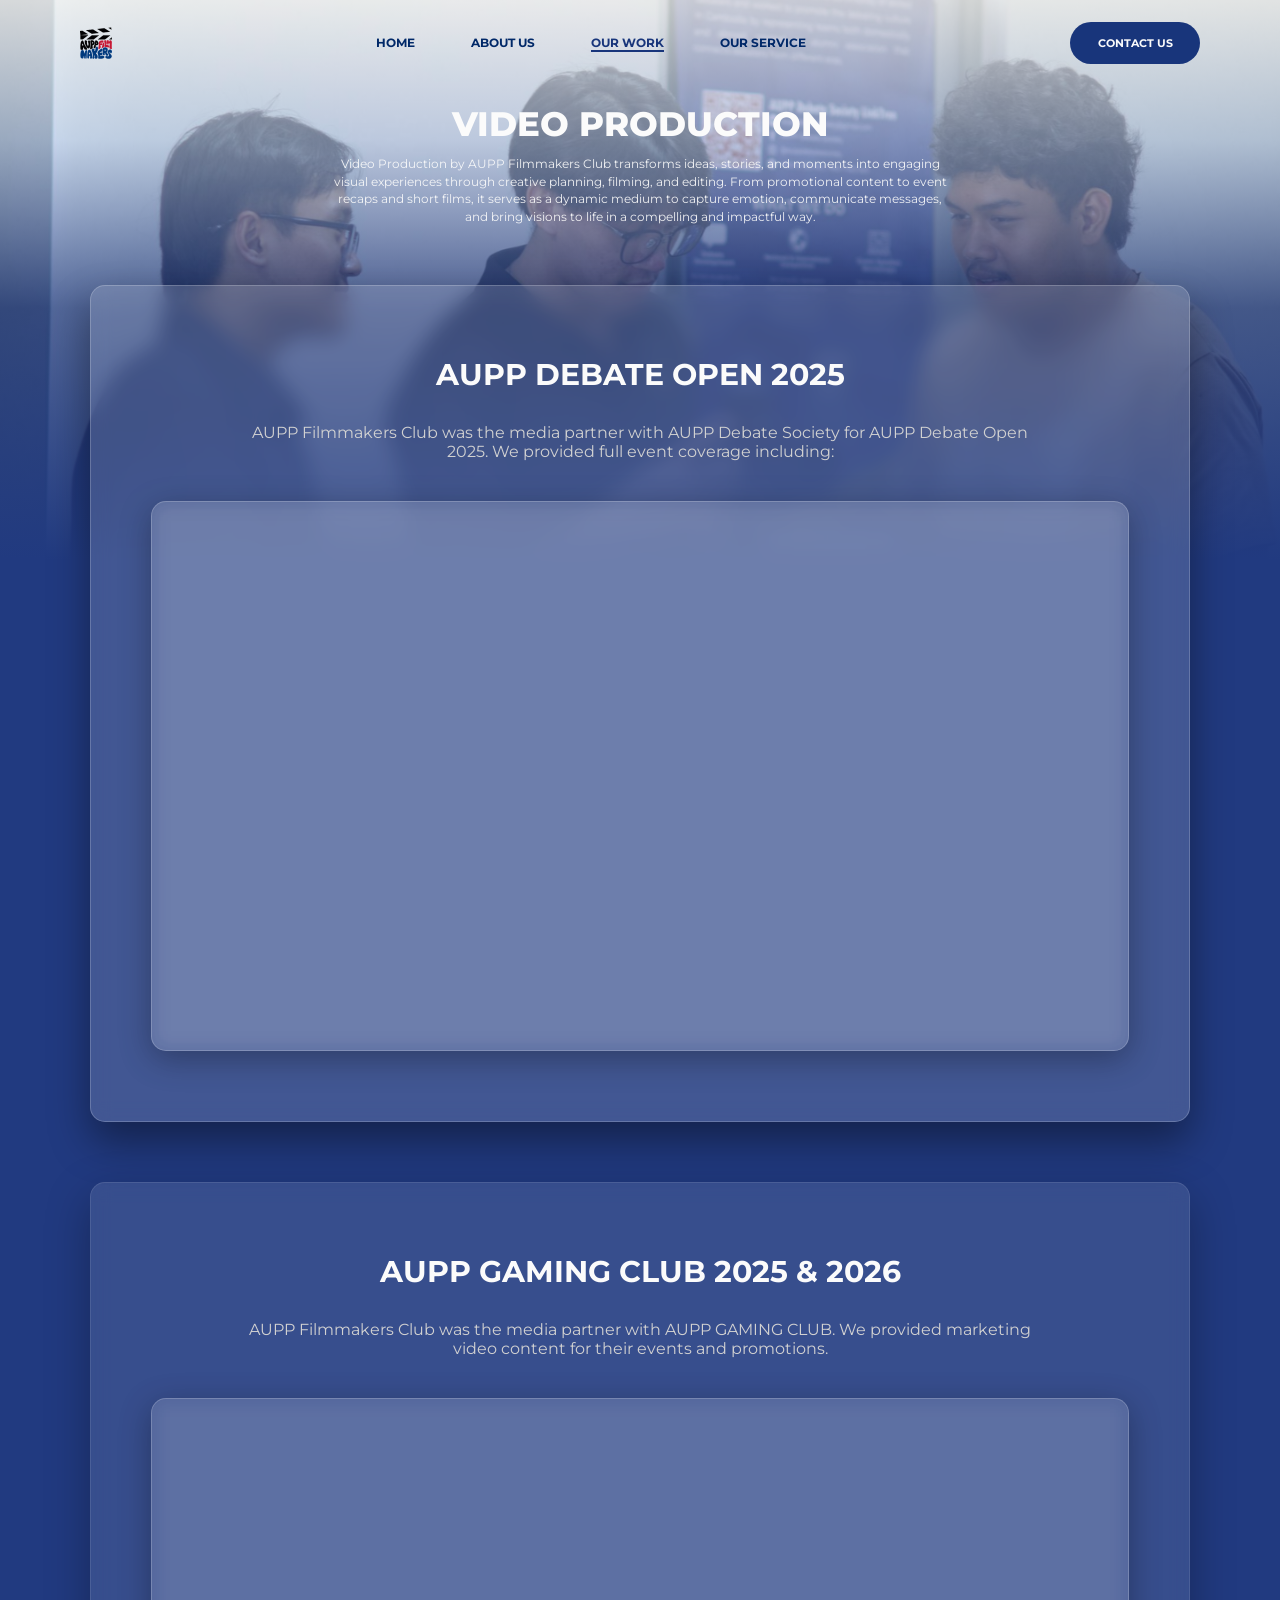
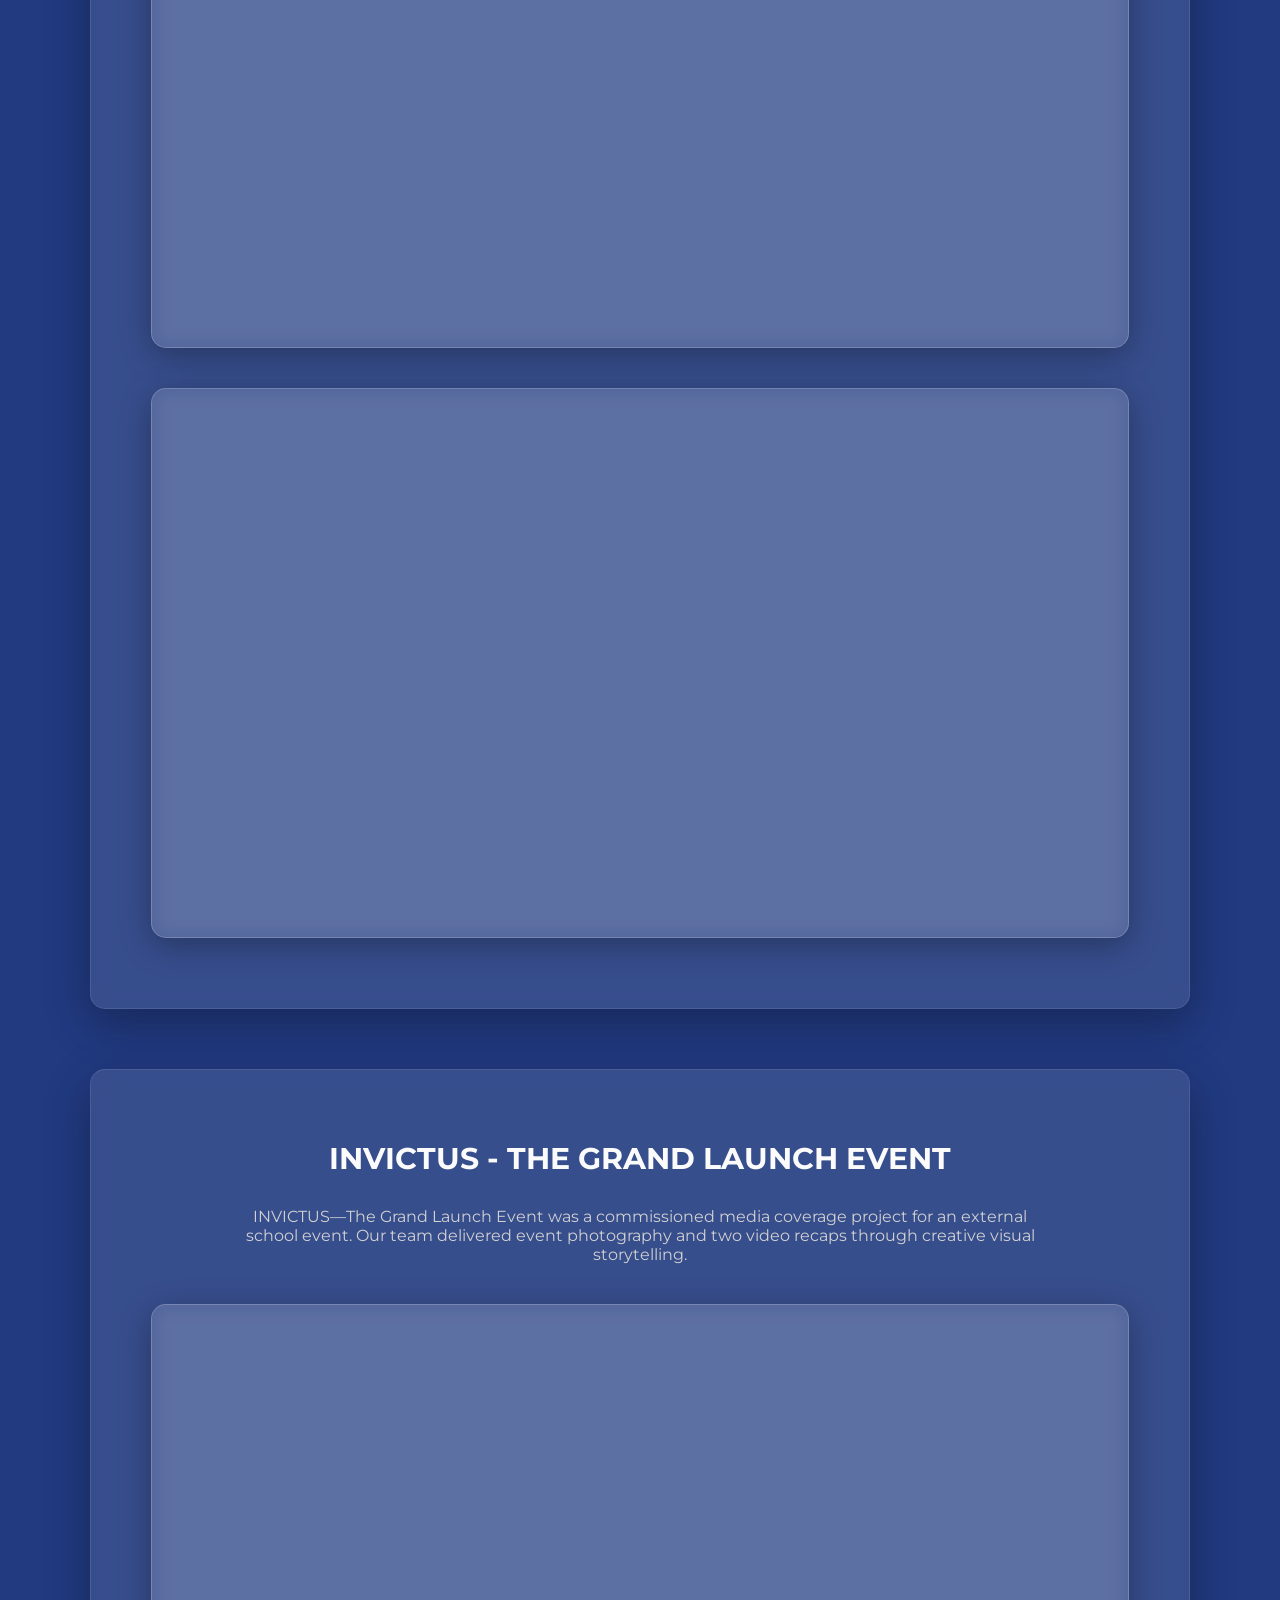
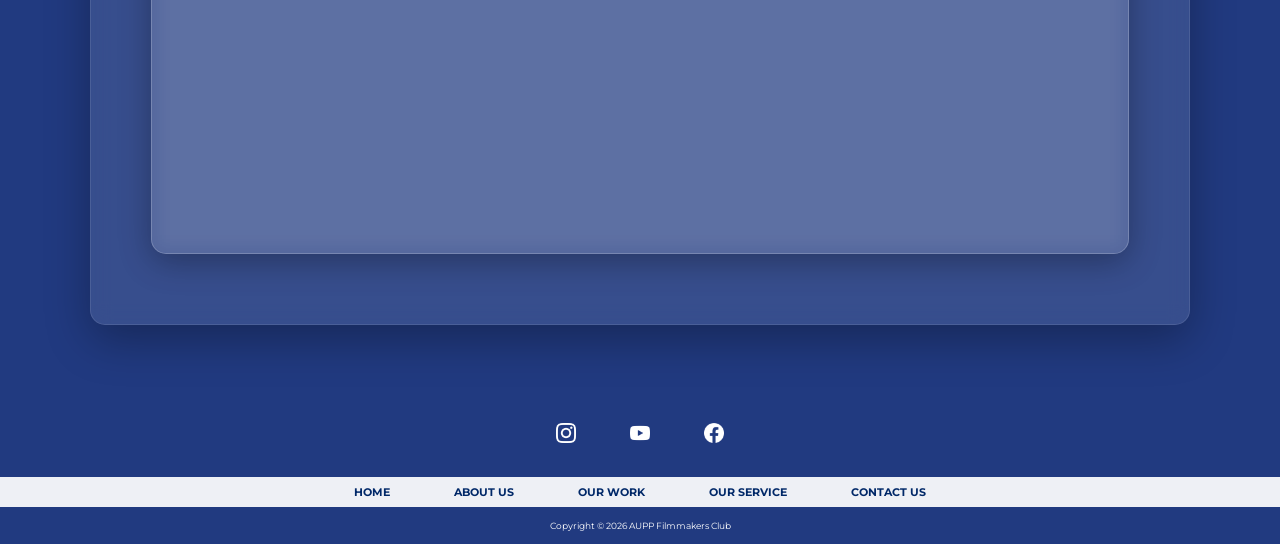
<file: VideoProduction.html>
<!DOCTYPE html>
<html lang="en">
<head>
    <meta charset="UTF-8">
    <meta name="viewport" content="width=device-width, initial-scale=1.0">
    <title>Video Production Portfolio | AUPP Filmmakers</title>
    <link rel="preconnect" href="https://fonts.googleapis.com">
    <link rel="preconnect" href="https://fonts.gstatic.com" crossorigin>
    <link href="https://fonts.googleapis.com/css2?family=Montserrat:wght@400;700&display=swap" rel="stylesheet">
    <link rel="stylesheet" href="css/VideoProduction.css">
    <link rel="stylesheet" href="https://cdnjs.cloudflare.com/ajax/libs/font-awesome/6.0.0/css/all.min.css">
    <link rel="icon" href="media/Nav_Footer/logo.png" type="image/png">
</head>
<body>
    <section class="video-production-page">
        <div class="video-production-background"></div>

        <header class="navbar">
            <div class="logo-container">
                <img src="media/Nav_Footer/logo.png" alt="Filmmakers Logo" class="filmmakers-logo" />
            </div>
            <input type="checkbox" id="nav-toggle" class="nav-toggle" />
            <label for="nav-toggle" class="nav-toggle-label">
                <i class="fa-solid fa-bars hamburger-icon" aria-hidden="true"></i>
                <span class="sr-only">Open navigation menu</span>
            </label>

        <nav class="nav-menu">
            <a href="home.html" class="nav-item-home">HOME</a>
            <a href="about-us.html" class="nav-item-about-us">ABOUT US</a>
            <a href="our-work.html" class="nav-item-our-work active" aria-current="page">OUR WORK</a>
            <a href="our-service.html" class="nav-item-our-service">OUR SERVICE</a>
            <a href="ContactUs.html" class="nav-item-contact-mobile">CONTACT US</a>
        </nav>

            <div class="nav-contact-button">
                <a href="ContactUs.html" class="button-label">CONTACT US</a>
            </div>
        </header>

    
    <div class="video-production-title">
        <h1>VIDEO PRODUCTION</h1>
        <p class="hero-description">
               Video Production by AUPP Filmmakers Club transforms ideas, stories, and moments into engaging visual
               experiences through creative planning, filming, and editing. From promotional content to event recaps and
               short films, it serves as a dynamic medium to capture emotion, communicate messages, and bring visions to
               life in a compelling and impactful way.
        </p>
    </div>
    
    <main>
    <section class="project-card" id="first-card">
        <h2>AUPP DEBATE OPEN 2025</h2>
        <p>AUPP Filmmakers Club was the media partner with AUPP Debate Society for AUPP Debate Open 2025. We provided full event coverage including:</p>
        <div class="video-placeholder">
           <iframe src="https://www.youtube.com/embed/_jwYdTWC0YU?si=EOxN-pUr_RJA9p0y" title="YouTube video player" frameborder="0" allow="accelerometer; autoplay; clipboard-write; encrypted-media; gyroscope; picture-in-picture; web-share" referrerpolicy="strict-origin-when-cross-origin" allowfullscreen></iframe>
        </div>
    </section>

    <section class="project-card">
        <h2>AUPP GAMING CLUB 2025 & 2026</h2>
        <p>AUPP Filmmakers Club was the media partner with AUPP GAMING CLUB. We provided marketing video content for their events and promotions.</p>
        <div class="video-placeholder">
            <iframe src="https://www.youtube.com/embed/GSb5kx78fhA?si=9kNYhfLC2ksXysUu" title="YouTube video player" frameborder="0" allow="accelerometer; autoplay; clipboard-write; encrypted-media; gyroscope; picture-in-picture; web-share" allowfullscreen></iframe>
        </div>
        <div class="video-placeholder">
            <iframe src="https://www.youtube.com/embed/yeUmUcHmfis?si=Vo2YnxuxIn-2cMf0" title="YouTube video player" frameborder="0" allow="accelerometer; autoplay; clipboard-write; encrypted-media; gyroscope; picture-in-picture; web-share" referrerpolicy="strict-origin-when-cross-origin" allowfullscreen></iframe>
        </div>
    </section>

    <section class="project-card">
        <h2>INVICTUS - THE GRAND LAUNCH EVENT</h2>
        <p>INVICTUS—The Grand Launch Event was a commissioned media coverage project for an external school event. Our team delivered event photography and two video recaps through creative visual storytelling.</p>
        <div class="video-placeholder">
            <iframe src="https://www.youtube.com/embed/IYsLq9Kh-UY?si=yRTkH72MofbiIm1D" title="YouTube video player" frameborder="0" allow="accelerometer; autoplay; clipboard-write; encrypted-media; gyroscope; picture-in-picture; web-share" referrerpolicy="strict-origin-when-cross-origin" allowfullscreen></iframe>
        

    </section>
</main>
    <footer class="footer">
        <div class="footer-social">
          <a href="https://www.instagram.com/aupp.filmmakers?utm_source=ig_web_button_share_sheet&igsh=ZDNlZDc0MzIxNw==" class="footer-social-link">
            <img src="media/Nav_Footer/IG.png" alt="Instagram Icon" />
          </a>
          <a href="https://www.youtube.com/@auppfilmmakersofficial" class="footer-social-link">
            <img src="media/Nav_Footer/YT.png" alt="YouTube Icon" />
          </a>
          <a href="https://web.facebook.com/profile.php?id=61566840352282" class="footer-social-link">
            <img src="media/Nav_Footer/FB.png" alt="Facebook Icon" />
          </a>
        </div>

        <div class="footer-menu">
          <a href="home.html">HOME</a>
          <a href="about-us.html">ABOUT US</a>
          <a href="our-work.html">OUR WORK</a>
          <a href="our-service.html">OUR SERVICE</a>
          <a href="ContactUs.html">CONTACT US</a>
        </div>

        <p class="footer-copyright">Copyright &copy; 2026 AUPP Filmmakers Club</p>
    </footer>
</body>
</html>
</file>
<file: css/about-us.css>
* {
  margin: 0;
  padding: 0;
  box-sizing: border-box;
}

body {
  font-family: "Montserrat", sans-serif;
  background-color: #002868;
  color: #fbfbfb;
}

a {
  text-decoration: none;
}

.about-us-page {
  position: relative;
  width: 100%;
  max-width: 1447.5px;
  min-height: 1292px;
  margin: 0 auto;
  overflow: hidden;
  background-color: #002868;
}

.about-us-background {
  position: absolute;
  inset: 0;
  height: 40%;
  width: 100%;
  z-index: 0;
  opacity:0.6;
  background-image:
    linear-gradient(to bottom,
      rgba(240, 242, 244, 0.767) 0%,
      hsla(240, 6%, 87%, 0.752) 24%,
      rgba(167, 188, 251, 0.96) 40%,
      rgb(20, 96, 219) 68%,
      #002868 100%),
    url("../media/photography/photograph-background-img.png");
  background-repeat: no-repeat;
  background-position: center top;
  background-size: 100% auto;
}

/* NAVIGATION BAR */
.navbar,
.about-us-title,
.about-us-links,
.footer {
  position: relative;
  z-index: 5;
}

/* Navbar */
.navbar {
  position: relative;
  z-index: 50;
  width: min(100% - 120px, 1120px);
  margin: 0 auto;
  padding-top: 22px;
  display: flex;
  align-items: center;
  justify-content: space-between;
}

.logo-container {
  display: flex;
  align-items: center;
  justify-content: center;
}

.filmmakers-logo {
  width: 32px;
  height: auto;
  display: block;
  object-fit: contain;
}

.nav-menu {
  display: flex;
  align-items: center;
  gap: 56px;
}

.nav-toggle,
.nav-toggle-label,
.nav-item-contact-mobile {
  display: none;
}

.hamburger-icon {
  display: block;
  font-size: 24px;
  line-height: 1;
  color: #002868;
}

.sr-only {
  position: absolute;
  width: 1px;
  height: 1px;
  padding: 0;
  margin: -1px;
  overflow: hidden;
  clip: rect(0, 0, 0, 0);
  white-space: nowrap;
  border: 0;
}

.nav-item-home,
.nav-item-about-us,
.nav-item-our-work,
.nav-item-our-service {
  font-size: 12px;
  font-weight: 700;
  line-height: 1;
  color: #002868;
  text-transform: uppercase;
  transition: all 0.5s ease;
}

.nav-menu a.active {
  color: #18357b;
  text-decoration: underline;
  text-decoration-thickness: 2px;
  text-underline-offset: 0.28em;
}

.nav-contact-button.active {
  background: #0f255c;
}

.nav-item-home:hover,
.nav-item-about-us:hover,
.nav-item-our-work:hover,
.nav-item-our-service:hover,
.nav-contact-button:hover {
  transform: scale(1.08); /* zoom in a bit */
  color: lightblue
}

.nav-contact-button {
  min-width: 130px;
  height: 42px;
  padding: 0 22px;
  display: flex;
  align-items: center;
  justify-content: center;
  background: #18357b;
  border-radius: 999px;
  transition: all 0.5s ease;
}

.nav-contact-button:active {
  background: #2a4d98;
}

.button-label {
  font-size: 11px;
  font-weight: 700;
  line-height: 1;
  color: #fbfbfb;
  text-transform: uppercase;
}


/* HERO SECTION */
.about-us-title {
  max-width: 760px;
  margin: 42px auto 0;
  padding: 0 20px;
  text-align: center;
}

.about-us-title h1 {
  margin-bottom: 12px;
  font-size: 34px;
  font-weight: 800;
  line-height: 1.1;
  color: #fbfbfb;
}

.about-us-title p {
  max-width: 620px;
  margin: 0 auto;
  font-size: 12px;
  font-weight: 400;
  line-height: 1.4;
  color: #fbfbfb;
}

/* HOW WE STARTED SECTION */
.how {
  position: relative;
  z-index: 7;
  text-align: center;
  padding: 40px 20px;
}

.how h2 {
  font-size: 24px;
  font-style: italic;
  margin-bottom: 50px;
  letter-spacing: 1.5px;
}

/* THE GLASSMOPRHISM CARD */
.card {
  max-width: 900px;
  margin: auto;
  padding: 60px 20px;
  border-radius: 30px;
  background: rgba(255, 255, 255, 0.04); 
  backdrop-filter: blur(15px);
  -webkit-backdrop-filter: blur(15px);
  border: 1px solid rgba(255, 255, 255, 0.1);
  display: flex;
  justify-content: space-around;
  box-shadow: 0 10px 40px rgba(0, 0, 0, 0.3);
}

.profile {
  text-align: center;
}

.profile img {
  width: 150px;
  height: 150px;
  border-radius: 50%;
  object-fit: cover;
  margin-bottom: 25px;
  border: 2px solid rgba(255, 255, 255, 0.1);
}

.profile h4 {
  position: relative;
  z-index: 7;
  font-size: 16px;
  font-weight: 700;
  margin-bottom: 5px;
}

.profile p {
  font-size: 13px;
  font-style: italic;
  opacity: 0.6;
}

/* DESCRIPTION SECTION */
.description {
  max-width: 900px;
  margin: 40px auto;
  padding: 0 30px;
  text-align: left; }
.description p {
  font-size: 15px;
  line-height: 2;
  margin-bottom: 25px;
  font-weight: 300;
  opacity: 0.9;
}

blockquote {
  font-style: italic;
  opacity: 0.8;
  margin: 30px 0;
  padding-left: 20px;
  border-left: 1px solid rgba(255,255,255,0.2);
  line-height: 2;
}


.footer {
  width: 100%;
  margin-top: 88px;
  padding-bottom: 14px;
}

.footer-social {
  display: flex;
  align-items: center;
  justify-content: center;
  gap: 34px;
  margin-bottom: 24px;
}

.footer-social-link {
  display: inline-flex;
  align-items: center;
  justify-content: center;
  width: 40px;
  height: 40px;
  border-radius: 999px;
  transition: background-color 0.5s ease, transform 0.5s ease;
}

.footer-social-link:hover {
  background: #355486;
}

.footer-social-link img {
  width: 20px;
  height: 20px;
  object-fit: contain;
  display: block;
  transition: transform 0.5s ease;
}

.footer-social-link:hover img {
  transform: scale(1.05);
}

.footer-menu {
  display: flex;
  align-items: center;
  justify-content: center;
  gap: 64px;
  flex-wrap: wrap;
  padding: 8px 24px;
  background: rgba(255, 255, 255, 0.92);
  margin-bottom: 14px;
}

.footer-menu a {
  font-size: 11px;
  font-weight: 700;
  color: #002868;
  text-transform: uppercase;
  transition: all 0.5s ease;
}

.footer-menu a:hover {
  color: lightblue;
}

.footer-copyright {
  text-align: center;
  font-size: 9px;
  font-weight: 400;
  line-height: 1;
  color: #ffffff;
}

@media (max-width: 900px) {
  .how h2 {
    font-size: 20px;
  }
  .profile h4 {
    font-size: 12px;
  }
  .profile p {
    font-size: 10px;
  }
  .profile img {
    width: 140px;
    height: 140px;
  }
  .navbar {
    height: 60px;
    padding: 0 12px;
  }
  .filmmakers-logo {
    width: 20px;
  }
  .nav-menu {
    gap: auto;
  }
  .nav-item-home,
  .nav-item-about-us,
  .nav-item-our-work,
  .nav-item-our-service,
  .nav-contact-button {
    font-size: 8px;
  }
  .card {
    padding: 40px 20px;
  }

  .description {
    padding: 0 20px;
  }
  .description p {
    font-size: 10px;
  }
  blockquote {
    font-size: 10px;
    padding-left: 12px;
    margin: 20px 0;
  }
  .footer {
    margin-top: 18px;
  }
  .footer-social {
    gap: 10px;
    margin-bottom: 12px;
  } 
  .footer-social-link img {
    width: 12px;
    height: 12px;
  }
  .footer-menu {
    gap: 10px;
    padding: 3px 8px 0;
    margin-bottom: 12px;
  }
  .footer-menu a {
    font-size: 8px;
    margin-bottom: 3px;
  }
  .footer-copyright {
    font-size: 8px;
    margin-bottom: 6px;
  }

  
}

@media (max-width: 700px) {
  .navbar {
    height: 60px;
    padding: 0 12px;
  }

  .filmmakers-logo {
    width: 20px;
  }

  .nav-menu {
    gap: 10px;
  }

  .nav-item-home,
  .nav-item-about-us,
  .nav-item-our-work,
  .nav-item-our-service {
    font-size: 5.5px;
  }

  .nav-contact-button {
    min-width: 52px;
    height: 18px;
    padding: 0 8px;
    border-radius: 20px;
  }

  .button-label {
    font-size: 4.5px;
  }

  .about-us-title {
    margin-top: 14px;
  }

  .about-us-title h1 {
    font-size: 22px;
    margin-bottom: 6px;
  }

  .about-us-title p {
    font-size: 8px;
  }

  .footer {
    margin-top: 18px;
  }

  .footer-social {
    gap: 10px;
    margin-bottom: 4px;
  }

  .footer-social-link img {
    width: 9px;
    height: 9px;
  }

  .footer-menu {
    gap: 10px;
    padding: 3px 8px 0;
    margin-bottom: 6px;
  }

  .footer-menu a {
    font-size: 4.5px;
    margin-bottom: 3px;
  }

  .footer-copyright {
    font-size: 4.5px;
    margin-bottom: 6px;
  }

  .how h2 {
    font-size: 16px;
  }

  .profile h4 {
    font-size: 8px;
  }

  .profile p {
    font-size: 6px;
  }
  .profile img {
    width: 120px;
    height: 120px;
  }
  .card {
    padding: 40px 20px;
  }
  .description {
    padding: 0 20px;
  } 
  .description p {
    font-size: 10px;
  }
  blockquote {
    font-size: 10px;
    padding-left: 12px;
    margin: 20px 0;
  }
}

@media (max-width: 768px) {
  .nav-toggle-label {
    display: inline-flex;
    align-items: center;
    justify-content: center;
    margin-left: auto;
    cursor: pointer;
  }

  .nav-menu {
    display: none;
    position: absolute;
    top: calc(100% + 8px);
    right: 0;
    width: min(220px, calc(100vw - 24px));
    padding: 16px;
    border-radius: 16px;
    background: rgba(24, 53, 123, 0.96);
    box-shadow: 0 16px 36px rgba(0, 0, 0, 0.35);
    flex-direction: column;
    align-items: flex-start;
    gap: 14px;
    z-index: 25;
  }

  .nav-toggle:checked ~ .nav-menu {
    display: flex;
  }

  .nav-menu .nav-item-contact-mobile {
    display: inline-flex;
  }

  .nav-menu a {
    color: #fbfbfb;
    font-size: 12px;
    font-weight: 700;
  }

  .nav-menu a.active {
    color: #ffffff;
    background: rgba(255, 255, 255, 0.16);
    border-radius: 999px;
    padding: 6px 12px;
    text-decoration: none;
  }

  .nav-contact-button {
    display: none;
  }

  .navbar {
    width: calc(100% - 24px);
    padding-top: 16px;
    height: auto;
  }

  .filmmakers-logo {
    width: 24px;
  }

  .nav-menu {
    gap: 14px;
  }

  .nav-item-home,
  .nav-item-about-us,
  .nav-item-our-work,
  .nav-item-our-service {
    font-size: 8px;
  }

  .nav-contact-button {
    min-width: 86px;
    height: 30px;
    padding: 0 14px;
  }

  .button-label {
    font-size: 7px;
  }

  .about-us-title {
    margin-top: 24px;
    padding: 0 12px;
  }

  .about-us-title h1 {
    font-size: 24px;
  }

  .about-us-title p,
  .description p,
  blockquote {
    font-size: 10px;
  }

  .how {
    padding: 24px 12px;
  }

  .how h2 {
    font-size: 18px;
    margin-bottom: 24px;
  }

  .card {
    flex-direction: column;
    gap: 20px;
    max-width: calc(100% - 24px);
    padding: 24px 16px;
    border-radius: 18px;
  }

  .profile img {
    width: 96px;
    height: 96px;
    margin-bottom: 12px;
  }

  .profile h4 {
    font-size: 12px;
  }

  .profile p {
    font-size: 9px;
  }

  .description {
    padding: 0 16px;
  }

  .footer-social-link {
    width: 32px;
    height: 32px;
  }

  .footer-social-link img {
    width: 14px;
    height: 14px;
  }

  .footer-menu {
    gap: 14px;
    padding: 6px 12px;
  }

  .footer-menu a {
    font-size: 7px;
  }

  .footer-copyright {
    font-size: 6px;
  }
}
</file>
<file: css/ArtofAupp.css>
/* ART OF AUPP STYLING  */
* {
  margin: 0;
  padding: 0;
  box-sizing: border-box;
}
body {
  background: rgba(120,0,0,0.9); /* Darker background to let the red silk pop */
  color: white;
  font-family: 'Montserrat', sans-serif;
}
.art-of-aupp-page {
  position: relative;
  width: 100%;
  margin: 0 auto;
  background: #680002;
  overflow: hidden;
  
}
.art-of-aupp-background {
  position: absolute;
  top: 0;
  left: 0;
  right: 0;

  height: 560px; /* control hero height */
  z-index: 0;

  background-image:
    linear-gradient(
      to bottom,
      rgba(0, 0, 0, 0.75) 0%,
      rgba(120, 0, 0, 0.6) 60%,
      #680002 100%
    ),
    url("../media/art-of-aupp/art-of-aupp-background-img.png");

  background-repeat: no-repeat;
  background-position: center top;
  background-size: cover;
}

/* NAVIGATION BAR */
.navbar,
.art-of-aupp-title,
.art-of-aupp-links,
.footer {
  position: relative;
  z-index: 7;
}

/* Navbar */
.navbar {
  position: relative;
  z-index: 50;
  width: min(100% - 120px, 1120px);
  margin: 0 auto;
  padding-top: 22px;
  display: flex;
  align-items: center;
  justify-content: space-between;
}

.logo-container {
  display: flex;
  align-items: center;
  justify-content: center;
}

.filmmakers-logo {
  width: 32px;
  height: auto;
  display: block;
  object-fit: contain;
}

.nav-menu {
  display: flex;
  align-items: center;
  gap: 56px;
}

.nav-toggle,
.nav-toggle-label,
.nav-item-contact-mobile {
  display: none;
}

.hamburger-icon {
  display: block;
  font-size: 24px;
  line-height: 1;
  color: #ffffff;
}

.sr-only {
  position: absolute;
  width: 1px;
  height: 1px;
  padding: 0;
  margin: -1px;
  overflow: hidden;
  clip: rect(0, 0, 0, 0);
  white-space: nowrap;
  border: 0;
}

a {
  text-decoration: none;
  color: inherit;
}

.nav-item-home,
.nav-item-about-us,
.nav-item-our-work,
.nav-item-our-service {
  font-size: 12px;
  font-weight: 700;
  line-height: 1;
  color: #fbfbfb;
  text-transform: uppercase;
  transition: all 0.5s ease;
}

.nav-menu a.active {
  color: #fbfbfb;
  text-decoration: underline;
}

.nav-contact-button.active {
  background: #0f255c;
}

.nav-item-home:hover,
.nav-item-about-us:hover,
.nav-item-our-work:hover,
.nav-item-our-service:hover,
.nav-contact-button:hover {
  transform: scale(1.08); /* zoom in a bit */
  color: lightblue
}

.nav-contact-button {
  min-width: 130px;
  height: 42px;
  padding: 0 22px;
  display: flex;
  align-items: center;
  justify-content: center;
  background: #ffffff;
  border-radius: 999px;
  transition: all 0.5s ease;
}

.nav-contact-button:active {
  background: #2a4d98;
}

.button-label {
  font-size: 11px;
  font-weight: 700;
  line-height: 1;
  color: #680002;
  text-transform: uppercase;
}

/* Title Logo and description */
.hero-content {
  display: flex;
  flex-direction: column;
  justify-content: center;
  align-items: center;
  text-align: center;
  padding: 0;
  z-index: 7;
}

.hero-content p {
  font-size: 18px;
  line-height: auto;
  letter-spacing: 0;
  opacity: 0.8;
  font: 'Montserrat', sans-serif;;
}


.hero-logo {
  width: 520px; 
  max-width: 90%;
  height: auto;
  margin-bottom: 10px;
  z-index: 7;
}

.hero-tagline {
  font-size: 20px;
  margin-bottom: 40px;
  opacity: 0.9;
}

.description {
  max-width: 1093px; 
  font-size: 20px;
  line-height: auto;
  margin: 50px auto;
}

/* Gallery Container */
.gallery-container {
  padding: 80px 5%;
  background: #680002; 
  padding: 0px 0; 
  background: #680002;
  max-width: 1120px;
  margin: 0 auto;
  position: relative; 
  z-index: 5; 
}


.film-row {
  display: flex;
  justify-content: center;
  gap: 180px;
  margin-bottom: 80px;
}

.film-card {
  flex: 1;
  max-width: 350px;
  text-align: center; 
}

.category-title {
  color: #d4af37; 
  font-size: 18px;
  margin-bottom: 15px;
  text-align: center;
  opacity: 100%;
}

.film-card img {
  width: 100%;
  border-radius: 12px;
  margin-bottom: 15px;
  transition: transform 0.3s;
}

/* Winner Effect */
.winners img {
  box-shadow: 0 0 25px #FFD700;
  border: 1px solid rgba(255, 215, 0, 0.5);
}

.film-info {
  font-size: 16px;
  line-height: auto;
  letter-spacing: 0;
  opacity: 0.8;
  font: 'Montserrat', sans-serif;;
}

/* Footer Styling*/
.footer {
  width: 100%;
  margin-top: 88px;
  padding-bottom: 14px;
}

.footer-social {
  display: flex;
  align-items: center;
  justify-content: center;
  gap: 34px;
  margin-bottom: 24px;
}

.footer-social-link {
  display: inline-flex;
  align-items: center;
  justify-content: center;
  width: 40px;
  height: 40px;
  border-radius: 999px;
  transition: background-color 0.5s ease, transform 0.5s ease;
}

.footer-social-link:hover {
  background: #355486;
}

.footer-social-link img {
  width: 20px;
  height: 20px;
  object-fit: contain;
  display: block;
  transition: transform 0.5s ease;
}

.footer-social-link:hover img {
  transform: scale(1.05);
}


.footer-menu {
  display: flex;
  align-items: center;
  justify-content: center;
  gap: 64px;
  flex-wrap: wrap;
  padding: 8px 24px;
  background: rgba(255, 255, 255, 0.92);
  margin-bottom: 14px;
}

.footer-menu a {
  font-size: 11px;
  font-weight: 700;
  color: #002868;
  text-transform: uppercase;
  transition: all 0.5s ease;
}

.footer-menu a:hover {
  color: lightblue;
}


.footer-copyright {
  text-align: center;
  font-size: 9px;
  font-weight: 400;
  line-height: 1;
  color: #ffffff;
}



/* Responsive Styling for tablets and small laptops > 1200px */
@media only screen and (min-width: 834px) and (max-width: 1194px) {

    /* 1. Prevent the navbar from overlapping the logo */
    .hero {
        padding-top: 140px; 
    }
    .navbar ul {
        gap: 25px; 
    }
    .nav-links {
        font-size: 14px;
    }
    .description {
        max-width: 90%; 
        font-size: 18px;
        line-height: 1.5;
    }
    .film-row {
        gap: 30px; 
        padding: 0 30px;
        justify-content: center;
    }
    .film-card {
        flex: 1;
        max-width: 250px;
    }
    .category-title {
        font-size: 15px;
    }
    .footer-nav {
        height: auto;
        padding: 10px 0;
    }
    .footer-nav a {
        margin: 0 10px;
        font-size: 12px;
    }
}

@media (max-width: 768px) {
 
  .nav-toggle-label {
    display: inline-flex;
    align-items: center;
    justify-content: center;
    margin-left: auto;
    cursor: pointer;
  }

  .nav-menu {
    display: none;
    position: absolute;
    top: calc(100% + 8px);
    right: 0;
    width: min(220px, calc(100vw - 24px));
    padding: 16px;
    border-radius: 16px;
    background: rgba(104, 0, 2, 0.96);
    box-shadow: 0 16px 36px rgba(0, 0, 0, 0.35);
    flex-direction: column;
    align-items: flex-start;
    gap: 14px;
    z-index: 25;
  }

  .nav-toggle:checked ~ .nav-menu {
    display: flex;
  }

  .nav-menu .nav-item-contact-mobile {
    display: inline-flex;
  }

  .nav-menu a {
    color: #fbfbfb;
    font-size: 12px;
    font-weight: 700;
    text-decoration: none;
  }

  .nav-menu a.active {
    color: #ffffff;
    background: rgba(255, 255, 255, 0.16);
    border-radius: 999px;
    padding: 6px 12px;
    text-decoration: none;
  }

  .hamburger-icon {
    color: #ffffff;
  }

  .nav-contact-button {
    display: none;
  }

  .navbar {
    width: calc(100% - 24px);
    padding-top: 16px;
  }

  .filmmakers-logo {
    width: 24px;
  }

  .nav-menu {
    gap: 14px;
  }

  .nav-item-home,
  .nav-item-about-us,
  .nav-item-our-work,
  .nav-item-our-service {
    font-size: 8px;
  }

  .nav-contact-button {
    min-width: 86px;
    height: 30px;
    padding: 0 14px;
  }

  .button-label {
    font-size: 7px;
  }

  .hero-logo {
    width: min(86vw, 320px);
  }

  .hero-tagline {
    font-size: 12px;
    margin-bottom: 18px;
  }

  .hero-content p,
  .description,
  .film-info {
    font-size: 10px;
    line-height: 1.5;
  }

  .description {
    margin: 24px auto;
    padding: 0 16px;
  }

  .gallery-container {
    padding: 0 12px;
  }

  .film-row {
    flex-direction: column;
    gap: 24px;
    margin-bottom: 32px;
  }

  .film-card {
    max-width: 100%;
  }

  .category-title {
    font-size: 14px;
  }

  .footer-social-link {
    width: 32px;
    height: 32px;
  }

  .footer-social-link img {
    width: 14px;
    height: 14px;
  }

  .footer-menu {
    gap: 14px;
    padding: 6px 12px;
  }

  .footer-menu a {
    font-size: 7px;
  }

  .footer-copyright {
    font-size: 6px;
  }
  .gallery-container {
    padding: 0 25vw;
  }
}
</file>
<file: css/ContactUs.css>
* {
  margin: 0;
  padding: 0;
  box-sizing: border-box;
}

body {
  font-family: "Montserrat", sans-serif;
  background: #1f1f1f;
  color: #fbfbfb;
}

a {
  text-decoration: none;
}

.contactUs-page {
  position: relative;
  width: 100%;
  min-height: 100vh;
  margin: 0 auto;
  background: #213a80;
  overflow: hidden;
}

.contactUs-background {
  position: absolute;
  inset: 0;
  z-index: 0;
  opacity: 0.92;
  background-image:
    linear-gradient(
      to bottom,
      rgba(235, 239, 247, 0.65) 0%,
      rgba(132, 154, 206, 0.38) 25%,
      rgba(39, 65, 137, 0.88) 50%,
      rgba(18, 39, 101, 0.96) 100%
    ),
    url("../media/contact-us.png");
  background-repeat: no-repeat;
  background-position: center center;
  background-size: cover;
}

.navbar,
.contact-us-title,
.contact-links,
.feedback-section,
.footer {
  position: relative;
  z-index: 5;
}

/* Navbar */
.navbar {
  position: relative;
  z-index: 50;
  width: min(100% - 120px, 1120px);
  margin: 0 auto;
  padding-top: 22px;
  display: flex;
  align-items: center;
  justify-content: space-between;
}

.logo-container {
  display: flex;
  align-items: center;
  justify-content: center;
}

.filmmakers-logo {
  width: 32px;
  height: auto;
  display: block;
  object-fit: contain;
}

.nav-menu {
  display: flex;
  align-items: center;
  gap: 56px;
}

.nav-toggle,
.nav-toggle-label,
.nav-item-contact-mobile {
  display: none;
}

.hamburger-icon {
  display: block;
  font-size: 24px;
  line-height: 1;
  color: #002868;
}

.sr-only {
  position: absolute;
  width: 1px;
  height: 1px;
  padding: 0;
  margin: -1px;
  overflow: hidden;
  clip: rect(0, 0, 0, 0);
  white-space: nowrap;
  border: 0;
}

.nav-item-home,
.nav-item-about-us,
.nav-item-our-work,
.nav-item-our-service {
  font-size: 12px;
  font-weight: 700;
  line-height: 1;
  color: #002868;
  text-transform: uppercase;
  transition: all 0.5s ease;
}

.nav-menu a.active {
  color: #18357b;
  text-decoration: underline;
  text-decoration-thickness: 2px;
  text-underline-offset: 0.28em;
}

.nav-contact-button.active {
  background: #0f255c;
}

.nav-item-home:hover,
.nav-item-about-us:hover,
.nav-item-our-work:hover,
.nav-item-our-service:hover,
.nav-contact-button:hover {
  transform: scale(1.08); /* zoom in a bit */
  color: lightblue
}

.nav-contact-button {
  min-width: 130px;
  height: 42px;
  padding: 0 22px;
  display: flex;
  align-items: center;
  justify-content: center;
  background: #18357b;
  border-radius: 999px;
  transition: all 0.5s ease;
}

.nav-contact-button:active {
  background: #2a4d98;
}

.button-label {
  font-size: 11px;
  font-weight: 700;
  line-height: 1;
  color: #fbfbfb;
  text-transform: uppercase;
}

/* Contact Us List */

.contact-us-title {
  margin: 72px auto 0;
  padding: 0 48px;
  text-align: center;
}

.contact-us-title h1 {
  font-size: 34px;
  font-weight: 700;
  line-height: 1;
  color: #fbfbfb;
}

.contact-links {
  width: min(100% - 120px, 1160px);
  margin: 92px auto 0;
  padding-bottom: 86px;
  display: grid;
  gap: 30px;
}

.contact-card {
  min-height: 86px;
  padding: 0 34px;
  display: grid;
  grid-template-columns: 72px 1fr;
  align-items: center;
  justify-items: center;
  color: #fbfbfb;
  border: 3px solid rgba(255, 255, 255, 0.92);
  border-radius: 999px;
  background: rgba(255, 255, 255, 0.02);
  backdrop-filter: blur(2px);
  transition: background-color 0.5s ease, color 0.5s ease, border-color 0.5s ease, transform 0.5s ease;
}

.contact-card:active {
  background: rgba(255, 255, 255, 0.14);
  border-color: #ffffff;
  transform: scale(0.98);
}

.contact-card:hover,
#feedback-email:hover,
#feedback-name:hover,
#feedback-message:hover {
  opacity: 0.6;
  border-color: #d5dfef;
}

.footer-social-link:hover {
  background: #355486;
}

.contact-icon {
  width: 36px;
  height: 36px;
  object-fit: contain;
  display: block;
  filter: brightness(0) invert(1);
  transition: transform 0.5s ease;
}

.contact-card span {
  justify-self: start;
  font-size: 22px;
  font-weight: 500;
  line-height: 1.2;
  color: #fbfbfb;
  text-decoration: underline;
  text-underline-offset: 0.12em;
  transition: background-color 0.5s ease, color 0.5s ease, border-color 0.5s ease, transform 0.5s ease;
}

.contact-card:active .contact-icon {
  transform: scale(0.96);
}

.contact-card:hover .contact-icon {
  transform: scale(1.05);
}

.contact-card:hover span {
  color: #ffffff;
}

.contact-card:active span {
  color: #ffffff;
}

.feedback-section {
  width: min(100% - 120px, 1160px);
  margin: 0 auto;
  padding: 0 0 72px;
}

.feedback-section h2 {
  margin-bottom: 24px;
  font-size: 28px;
  font-weight: 700;
  color: #fbfbfb;
  text-align: center;
}

.feedback-form {
  margin-top: 20px;
  display: grid;
  gap: 18px;
}

.feedback-form input,
.feedback-form textarea {
  width: 100%;
  border: 2px solid rgba(255, 255, 255, 0.9);
  border-radius: 20px;
  background: rgba(255, 255, 255, 0.06);
  color: #fbfbfb;
  font-family: "Montserrat", sans-serif;
  font-size: 16px;
  padding: 18px 20px;
  outline: none;
}

.feedback-form textarea {
  min-height: 180px;
  resize: vertical;
}

.feedback-form input::placeholder,
.feedback-form textarea::placeholder {
  color: rgba(255, 255, 255, 0.78);
}

.feedback-form button {
  justify-self: end;
  min-width: 160px;
  height: 52px;
  border: 2px solid rgba(255, 255, 255, 0.9);
  border-radius: 999px;
  background: transparent;
  color: #fbfbfb;
  font-family: "Montserrat", sans-serif;
  font-size: 16px;
  font-weight: 700;
  cursor: pointer;
  transition: background-color 0.5s ease, color 0.5s ease, border-color 0.5s ease, transform 0.5s ease;
}

.feedback-form button:hover {
  background: #0d306d;
  border-color: #1c4996;
}

.feedback-form button:active {
  background: rgba(255, 255, 255, 0.14);
  border-color: #ffffff;
  color: #ffffff;
  transform: scale(0.98);
}

/* Footer */
.footer {
  width: 100%;
  margin-top: auto;
  padding-bottom: 14px;
}

.footer-menu {
  display: flex;
  align-items: center;
  justify-content: center;
  gap: 64px;
  flex-wrap: wrap;
  padding: 8px 24px;
  background: rgba(255, 255, 255, 0.92);
  margin-bottom: 14px;
}

.footer-menu a {
  font-size: 11px;
  font-weight: 700;
  color: #002868;
  text-transform: uppercase;
  transition: all 0.5s ease;
}

.footer-menu a:hover {
  color: lightblue;
}

.footer-copyright {
  text-align: center;
  font-size: 9px;
  font-weight: 400;
  line-height: 1;
  color: #ffffff;
}

@media (max-width: 1200px) {
  .contactUs-page {
    width: 100%;
  }

  .contactUs-background {
    background-position: center center;
    background-size: cover;
  }

  .navbar {
    width: min(100% - 80px, 1080px);
    padding-top: 20px;
  }

  .filmmakers-logo {
    width: 52px;
  }

  .nav-menu {
    gap: 42px;
  }

  .nav-item-home,
  .nav-item-about-us,
  .nav-item-our-work,
  .nav-item-our-service {
    font-size: 11px;
  }

  .nav-contact-button {
    min-width: 120px;
    height: 40px;
    padding: 0 20px;
  }

  .button-label {
    font-size: 10px;
  }

  .contact-us-title {
    margin: 104px auto 0;
    padding: 0 36px;
  }

  .contact-us-title h1 {
    font-size: 62px;
  }

  .contact-links {
    width: min(100% - 80px, 1080px);
    margin: 80px auto 0;
    gap: 24px;
    padding-bottom: 48px;
  }

  .contact-card {
    min-height: 80px;
    padding: 0 28px;
    grid-template-columns: 64px 1fr;
  }

  .contact-icon {
    width: 32px;
    height: 32px;
  }

  .contact-card span {
    font-size: 20px;
  }

  .feedback-section {
    width: min(100% - 80px, 1080px);
    padding-bottom: 64px;
  }
  .feedback-section h2 {
    font-size: 32px;
  }

  .feedback-section p {
    font-size: 16px;
    text-align: center;
  }

  .footer-menu {
    gap: 48px;
    padding: 8px 20px;
  }

  .footer-menu a {
    font-size: 10px;
  }

  .footer-copyright {
    font-size: 8px;
  }
}

@media (max-width: 900px) {
  .contactUs-page {
    width: 100%;
  }

  .navbar {
    width: calc(100% - 48px);
    padding-top: 18px;
  }

  .filmmakers-logo {
    width: 42px;
  }

  .nav-menu {
    gap: 24px;
  }

  .nav-item-home,
  .nav-item-about-us,
  .nav-item-our-work,
  .nav-item-our-service {
    font-size: 9px;
  }

  .nav-contact-button {
    min-width: 98px;
    height: 34px;
    padding: 0 16px;
  }

  .button-label {
    font-size: 8px;
  }

  .contact-us-title {
    margin: 90px auto 0;
    padding: 0 24px;
  }

  .contact-us-title h1 {
    font-size: 48px;
  }

  .contact-links {
    width: calc(100% - 48px);
    margin: 68px auto 0;
    gap: 20px;
    padding-bottom: 40px;
  }

  .contact-card {
    min-height: 70px;
    padding: 0 24px;
    grid-template-columns: 54px 1fr;
    border-width: 2px;
  }

  .contact-icon {
    width: 28px;
    height: 28px;
  }

  .contact-card span {
    font-size: 16px;
  }

  .feedback-section {
    width: calc(100% - 48px);
    padding-bottom: 48px;
  }

  .feedback-section h2 {
    font-size: 24px;
  }

  .feedback-form input,
  .feedback-form textarea {
    font-size: 14px;
    padding: 16px 18px;
  }

  .feedback-form textarea {
    min-height: 150px;
  }

  .feedback-form button {
    min-width: 140px;
    height: 46px;
    font-size: 14px;
  }

  .footer-menu {
    gap: 28px;
    padding: 7px 16px;
    margin-bottom: 12px;
  }

  .footer-menu a {
    font-size: 8px;
  }

  .footer-copyright {
    font-size: 7px;
  }
}

@media (max-width: 770px) {
  .contactUs-page {
    width: 100%;
    min-height: 100vh;
  }

  .navbar {
    width: calc(100% - 24px);
    padding-top: 14px;
  }

  .filmmakers-logo {
    width: 28px;
  }

  .nav-menu {
    gap: 10px;
  }

  .nav-item-home,
  .nav-item-about-us,
  .nav-item-our-work,
  .nav-item-our-service {
    font-size: 6px;
  }

  .nav-contact-button {
    min-width: 64px;
    height: 22px;
    padding: 0 10px;
  }

  .button-label {
    font-size: 5px;
  }

  .contact-us-title {
    margin: 72px auto 0;
    padding: 0 16px;
  }

  .contact-us-title h1 {
    font-size: 30px;
  }

  .contact-links {
    width: calc(100% - 24px);
    margin: 44px auto 0;
    gap: 14px;
    padding-bottom: 28px;
  }

  .contact-card {
    min-height: 54px;
    padding: 0 16px;
    grid-template-columns: 38px 1fr;
    border-width: 2px;
  }

  .contact-icon {
    width: 20px;
    height: 20px;
  }

  .contact-card span {
    font-size: 11px;
  }

  .feedback-section {
    width: calc(100% - 24px);
    padding-bottom: 36px;
  }

  .feedback-section h2 {
    margin-bottom: 16px;
    font-size: 18px;
  }

  .feedback-form {
    gap: 12px;
  }

  .feedback-form input,
  .feedback-form textarea {
    font-size: 12px;
    padding: 12px 14px;
    border-radius: 16px;
  }

  .feedback-form textarea {
    min-height: 120px;
  }

  .feedback-form button {
    min-width: 108px;
    height: 38px;
    font-size: 12px;
  }

  .footer-menu {
    gap: 14px;
    padding: 6px 10px;
    margin-bottom: 10px;
  }

  .footer-menu a {
    font-size: 6px;
  }

  .footer-copyright {
    font-size: 5px;
  }
}

@media (max-width: 768px) {
  .nav-toggle-label {
    display: inline-flex;
    align-items: center;
    justify-content: center;
    margin-left: auto;
    cursor: pointer;
  }

  .nav-menu {
    display: none;
    position: absolute;
    top: calc(100% + 8px);
    right: 0;
    width: min(220px, calc(100vw - 24px));
    padding: 16px;
    border-radius: 16px;
    background: rgba(24, 53, 123, 0.96);
    box-shadow: 0 16px 36px rgba(0, 0, 0, 0.35);
    flex-direction: column;
    align-items: flex-start;
    gap: 14px;
    z-index: 25;
  }

  .nav-toggle:checked ~ .nav-menu {
    display: flex;
  }

  .nav-menu .nav-item-contact-mobile {
    display: inline-flex;
  }

  .nav-menu a {
    color: #fbfbfb;
    font-size: 12px;
    font-weight: 700;
  }

  .nav-menu a.active {
    color: #ffffff;
    background: rgba(255, 255, 255, 0.16);
    border-radius: 999px;
    padding: 6px 12px;
    text-decoration: none;
  }

  .nav-contact-button {
    display: none;
  }

  .navbar {
    width: calc(100% - 24px);
    padding-top: 16px;
  }

  .filmmakers-logo {
    width: 24px;
  }

  .nav-menu {
    gap: 14px;
  }

  .nav-item-home,
  .nav-item-about-us,
  .nav-item-our-work,
  .nav-item-our-service {
    font-size: 8px;
  }

  .nav-contact-button {
    min-width: 86px;
    height: 30px;
    padding: 0 14px;
  }

  .button-label {
    font-size: 7px;
  }

  .contact-us-title {
    margin-top: 24px;
    padding: 0 12px;
  }

  .contact-us-title h1 {
    font-size: 24px;
  }

  .contact-links,
  .feedback-section {
    width: calc(100% - 24px);
  }

  .contact-card {
    min-height: 58px;
    grid-template-columns: 40px 1fr;
    padding: 0 16px;
  }

  .contact-icon {
    width: 20px;
    height: 20px;
  }

  .contact-card span,
  .feedback-form input,
  .feedback-form textarea,
  .feedback-form button {
    font-size: 12px;
  }

  .feedback-form textarea {
    min-height: 120px;
  }

  .footer-menu {
    gap: 14px;
    padding: 6px 12px;
  }

  .footer-menu a {
    font-size: 7px;
  }

  .footer-copyright {
    font-size: 6px;
  }
}
</file>
<file: css/EventCoverage.css>
* {
  margin: 0;
  padding: 0;
  box-sizing: border-box;
}

body {
  font-family: "Montserrat", sans-serif;
  background: #1f1f1f;
  color: #fbfbfb;
}

a {
  text-decoration: none;
}

.event-coverage-page {
  position: relative;
  width: 100%;
  min-height: 100vh;
  margin: 0 auto;
  background: #213a80;
  overflow: hidden;
}

.event-coverage-background {
  position: absolute;
  inset: 0;
  height: 40%;
  width: 100%;
  z-index: 0;
  opacity:0.6;
  background-image:
    linear-gradient(to bottom,
      rgba(240, 242, 244, 0.767) 0%,
      hsla(240, 6%, 87%, 0.752) 24%,
      rgba(167, 188, 251, 0.96) 40%,
      rgb(20, 96, 219) 68%,
      #002868 100%),
    url("../media/event-coverage/event-coverage-background-img.png");
  background-repeat: no-repeat;
  background-position: center top;
  background-size: 100% auto;
}
.navbar,
.event-coverage-title,
.event-coverage-links,
.footer {
  position: relative;
  z-index: 5;
}

/* Navbar */
.navbar {
  position: relative;
  z-index: 50;
  width: min(100% - 120px, 1120px);
  margin: 0 auto;
  padding-top: 22px;
  display: flex;
  align-items: center;
  justify-content: space-between;
}

.logo-container {
  display: flex;
  align-items: center;
  justify-content: center;
}

.filmmakers-logo {
  width: 32px;
  height: auto;
  display: block;
  object-fit: contain;
}

.nav-menu {
  display: flex;
  align-items: center;
  gap: 56px;
}

.nav-toggle,
.nav-toggle-label,
.nav-item-contact-mobile {
  display: none;
}

.hamburger-icon {
  display: block;
  font-size: 24px;
  line-height: 1;
  color: #002868;
}

.sr-only {
  position: absolute;
  width: 1px;
  height: 1px;
  padding: 0;
  margin: -1px;
  overflow: hidden;
  clip: rect(0, 0, 0, 0);
  white-space: nowrap;
  border: 0;
}

.nav-item-home,
.nav-item-about-us,
.nav-item-our-work,
.nav-item-our-service {
  font-size: 12px;
  font-weight: 700;
  line-height: 1;
  color: #002868;
  text-transform: uppercase;
  transition: all 0.5s ease;
}

.nav-menu a.active {
  color: #18357b;
  text-decoration: underline;
  text-decoration-thickness: 2px;
  text-underline-offset: 0.28em;
}

.nav-contact-button.active {
  background: #0f255c;
}

.nav-item-home:hover,
.nav-item-about-us:hover,
.nav-item-our-work:hover,
.nav-item-our-service:hover,
.nav-contact-button:hover {
  transform: scale(1.08); /* zoom in a bit */
  color: lightblue
}

.nav-contact-button {
  min-width: 130px;
  height: 42px;
  padding: 0 22px;
  display: flex;
  align-items: center;
  justify-content: center;
  background: #18357b;
  border-radius: 999px;
  transition: all 0.5s ease;
}

.nav-contact-button:active {
  background: #2a4d98;
}

.button-label {
  font-size: 11px;
  font-weight: 700;
  line-height: 1;
  color: #fbfbfb;
  text-transform: uppercase;
}

.event-coverage-title {
  max-width: 760px;
  margin: 42px auto 0;
  padding: 0 24px;
  text-align: center;
}

.event-coverage-title h1 {
  margin-bottom: 12px;
  font-size: 34px;
  font-weight: 800;
  line-height: 1.1;
  color: #fbfbfb;
}

.event-coverage-title p {
  max-width: 620px;
  margin: 0 auto;
  font-size: 12px;
  font-weight: 400;
  line-height: 1.45;
  color: rgba(251, 251, 251, 0.92);
}

.gallery-section {
  width: calc(100% - 48px);
  max-width: 1260px;
  margin: 54px auto 0;
  padding: 28px 22px 18px;
  background: rgba(75, 97, 164, 0.3);
  border: 1px solid rgba(255, 255, 255, 0.16);
  border-radius: 22px;
  backdrop-filter: blur(4px);
  overflow: hidden;
}

.gallery-header {
  max-width: 760px;
  margin: 0 auto 40px;
  text-align: center;
}

.gallery-header-wide {
  max-width: 980px;
}

.gallery-title {
  margin-bottom: 22px;
  font-size: clamp(24px, 2.6vw, 40px);
  font-weight: 800;
  line-height: 1.1;
  text-align: center;
  text-transform: uppercase;
  color: #fbfbfb;
}

.gallery-description {
  font-size: clamp(10px, 1.2vw, 18px);
  line-height: 1.45;
  color: rgba(251, 251, 251, 0.92);
}

.gallery-cards {
  display: grid;
  grid-template-columns: repeat(3, minmax(0, 1fr));
  gap: 42px;
  align-items: start;
}

.gallery-card {
  display: flex;
  flex-direction: column;
  align-items: center;
  min-width: 0;
}

.gallery-card-title {
  margin-bottom: 18px;
  font-size: 15px;
  font-weight: 800;
  letter-spacing: 0.02em;
  line-height: 1.2;
  text-align: center;
  text-transform: uppercase;
  text-wrap: balance;
}


.gallery-card-frame {
  width: 100%;
  max-width: 308px;
  aspect-ratio: 0.73 / 1;
  padding: 0;
  border-radius: 18px;
  background: transparent;
  box-shadow:
    0 0 18px rgba(255, 255, 255, 0.9),
    0 0 34px rgba(255, 255, 255, 0.62),
    0 0 54px rgba(255, 255, 255, 0.35);
}

.gallery-card-frame img {
  width: 100%;
  height: 100%;
  display: block;
  border-radius: 18px;
  object-fit: cover;
}

.gallery-section-secondary {
  margin-top: 26px;
  padding-top: 22px;
  background: rgba(75, 97, 164, 0.3);
  border: 1px solid rgba(255, 255, 255, 0.16);
  backdrop-filter: blur(4px);
}

.gallery-cards-two {
  max-width: 980px;
  margin: 0 auto;
  grid-template-columns: repeat(2, minmax(0, 1fr));
  gap: 46px;
}

.gallery-card-frame-landscape {
  width: 100%;
  max-width: 420px;
  aspect-ratio: 1.46 / 1;
  padding: 0;
  border-radius: 14px;
  background: transparent;
  box-shadow: none;
}

.gallery-card-frame-landscape img {
  width: 100%;
  height: 100%;
  display: block;
  border-radius: 14px;
  object-fit: cover;
}

.footer {
  width: 100%;
  margin-top: 88px;
  padding-bottom: 14px;
}

.footer-social {
  display: flex;
  align-items: center;
  justify-content: center;
  gap: 34px;
  margin-bottom: 24px;
}

.footer-social-link {
  display: inline-flex;
  align-items: center;
  justify-content: center;
  width: 40px;
  height: 40px;
  border-radius: 999px;
  transition: background-color 0.5s ease, transform 0.5s ease;
}

.footer-social-link:hover {
  background: #355486;
}

.footer-social-link img {
  width: 20px;
  height: 20px;
  object-fit: contain;
  display: block;
  transition: transform 0.5s ease;
}

.footer-social-link:hover img {
  transform: scale(1.05);
}


.footer-menu {
  display: flex;
  align-items: center;
  justify-content: center;
  gap: 64px;
  flex-wrap: wrap;
  padding: 8px 24px;
  background: rgba(255, 255, 255, 0.92);
  margin-bottom: 14px;
}

.footer-menu a {
  font-size: 11px;
  font-weight: 700;
  color: #002868;
  text-transform: uppercase;
  transition: all 0.5s ease;
}

.footer-menu a:hover {
  color: lightblue;
}


.footer-copyright {
  text-align: center;
  font-size: 9px;
  font-weight: 400;
  line-height: 1;
  color: #ffffff;
}

@media (max-width: 1200px) {
  .navbar {
    width: calc(100% - 48px);
  }

  .nav-menu {
    gap: 24px;
  }

  .footer-menu {
    gap: 28px;
  }
}

@media (max-width: 700px) {
  .photography-page { min-height: auto; overflow: hidden; }
  .photograph-background { height: 32%; background-size: cover; background-position: center top; }

  .navbar {
    height: 60px;
    padding: 0 12px;
  }

  .filmmakers-logo {
    width: 20px;
  }

  .nav-menu {
    gap: 10px;
  }

  .nav-item-home,
  .nav-item-about-us,
  .nav-item-our-work,
  .nav-item-our-service {
    font-size: 5.5px;
  }

  .nav-contact-button {
    min-width: 52px;
    height: 18px;
    padding: 0 8px;
    border-radius: 20px;
  }

  .button-label { font-size: 4.5px; }


  .photograph-title {
    margin: 16px auto 0;
    padding: 0 12px;
    max-width: 100%;
    text-align: center;
  }

  .photograph-title h1 {
    margin-bottom: 8px;
    font-size: 22px;
    line-height: 1.1;
  }

  .photograph-title p,
  .gallery-description {
    margin: 0 auto;
    line-height: 1.45;
  }

  .photograph-title p {
    max-width: 320px;
    font-size: 10px;
  }

  .gallery-section {
    width: calc(100% - 16px);
    margin: 22px auto 0;
    padding: 14px 10px 12px;
    border-radius: 18px;
  }

  .gallery-header,
  .gallery-header-wide {
    max-width: 100%;
    margin: 0 auto 16px;
    text-align: center;
  }

  .gallery-title {
    margin-bottom: 10px;
    font-size: 13px;
    line-height: 1.15;
  }

  .gallery-cards {
    grid-template-columns: repeat(3, minmax(0, 1fr));
    gap: 10px;
    align-items: start;
  }

  .gallery-cards-two {
    max-width: 100%;
    margin: 0 auto;
    grid-template-columns: repeat(2, minmax(0, 1fr));
    gap: 12px;
  }

  .gallery-card-title {
    font-weight: bold;
    font-size: 8px;
    letter-spacing: 0.02em;
  }


  .gallery-card-frame,
  .gallery-card-frame-landscape {
    width: 100%;
    max-width: 100%;
    border-radius: 10px;
  }

  .gallery-card-frame {
    box-shadow:
      0 0 8px rgba(255,255,255,.7),
      0 0 16px rgba(255,255,255,.35),
      0 0 24px rgba(255,255,255,.18);
  }

  .gallery-card-frame img,
  .gallery-card-frame-landscape img {
    border-radius: 10px;
  }

  .gallery-section-secondary {
    margin-top: 16px;
    padding-top: 14px;
  }

  .footer { margin-top: 18px; }
  .footer-social { gap: 10px; margin-bottom: 4px; }
  .footer-social-link img { width: 9px; height: 9px; }

  .footer-menu {
    gap: 10px;
    padding: 3px 8px 0;
    margin-bottom: 6px;
  }

  .footer-menu a {
    font-size: 4.5px;
    margin-bottom: 3px;
  }

  .footer-copyright {
    font-size: 4.5px;
    line-height: 1.4;
    margin-bottom: 6px;
    padding: 0 10px;
  }
}

@media (max-width: 768px) {
  .nav-toggle-label {
    display: inline-flex;
    align-items: center;
    justify-content: center;
    margin-left: auto;
    cursor: pointer;
  }

  .nav-menu {
    display: none;
    position: absolute;
    top: calc(100% + 8px);
    right: 0;
    width: min(220px, calc(100vw - 24px));
    padding: 16px;
    border-radius: 16px;
    background: rgba(24, 53, 123, 0.96);
    box-shadow: 0 16px 36px rgba(0, 0, 0, 0.35);
    flex-direction: column;
    align-items: flex-start;
    gap: 14px;
    z-index: 25;
  }

  .nav-toggle:checked ~ .nav-menu {
    display: flex;
  }

  .nav-menu .nav-item-contact-mobile {
    display: inline-flex;
  }

  .nav-menu a {
    color: #fbfbfb;
    font-size: 12px;
    font-weight: 700;
  }

  .nav-menu a.active {
    color: #ffffff;
    background: rgba(255, 255, 255, 0.16);
    border-radius: 999px;
    padding: 6px 12px;
    text-decoration: none;
  }

  .nav-contact-button {
    display: none;
  }

  .navbar {
    width: calc(100% - 24px);
    padding-top: 16px;
    height: auto;
  }

  .filmmakers-logo {
    width: 24px;
  }

  .nav-menu {
    gap: 14px;
  }

  .nav-item-home,
  .nav-item-about-us,
  .nav-item-our-work,
  .nav-item-our-service {
    font-size: 8px;
  }

  .nav-contact-button {
    min-width: 86px;
    height: 30px;
    padding: 0 14px;
  }

  .button-label {
    font-size: 7px;
  }

  .event-coverage-title {
    margin-top: 24px;
    padding: 0 10px;
  }

  .event-coverage-title h1 {
    font-size: 24px;
  }

  .event-coverage-title p,
  .gallery-description {
    font-size: 10px;
  }

  .gallery-section {
    width: calc(100% - 24px);
    padding: 18px 12px 14px;
  }

  .gallery-cards {
    grid-template-columns: 1fr;
    gap: 18px;
  }

  .gallery-cards-two {
    grid-template-columns: 1fr;
    gap: 18px;
  }

  .gallery-card-title {
    font-size: 11px;
  }

  .footer-social-link {
    width: 32px;
    height: 32px;
  }

  .footer-social-link img {
    width: 14px;
    height: 14px;
  }

  .footer-menu {
    gap: 14px;
    padding: 6px 12px;
  }

  .footer-menu a {
    font-size: 7px;
  }

  .footer-copyright {
    font-size: 6px;
  }
}
</file>
<file: css/home.css>
* {
  margin: 0;
  padding: 0;
  box-sizing: border-box;
}

html,
body {
  min-height: 100%;
  background: #002868;
}

body {
  font-family: "Montserrat", sans-serif;
  color: #002868;
  min-height: 100vh;
}


.home-page {
  position: relative;
  width: 100%;
  min-height: 100vh;
  margin: 0 auto;
  background: #002868;
  overflow: hidden;
}

.home-background {
   position: absolute;
  inset: 0;
  height: 100%;
  width: 100%;
  z-index: 0;
  opacity:0.6;
  background-image:
    linear-gradient(to bottom,
      rgba(240, 242, 244, 0.767) 0%,
      hsla(240, 6%, 87%, 0.752) 4%,
      #213a80 68%,
      #002868 100%),
    url("../media/photography/photograph-background-img.png");
  background-repeat: no-repeat;
  background-position: center top;
  background-size: 100% auto;
}

/* NAVIGATION BAR */
.navbar,
.home-title,
.home-links,
.footer {
  position: relative;
  z-index: 5;
}

/* Navbar */
.navbar {
  position: relative;
  z-index: 50;
  width: min(100% - 120px, 1120px);
  margin: 0 auto;
  padding-top: 22px;
  display: flex;
  align-items: center;
  justify-content: space-between;
}

.logo-container {
  display: flex;
  align-items: center;
  justify-content: center;
}

.filmmakers-logo {
  width: 32px;
  height: auto;
  display: block;
  object-fit: contain;
}

.nav-menu {
  display: flex;
  align-items: center;
  gap: 56px;
}

.nav-toggle,
.nav-toggle-label,
.nav-item-contact-mobile {
  display: none;
}

.hamburger-icon {
  display: block;
  font-size: 24px;
  line-height: 1;
  color: #002868;
}

.sr-only {
  position: absolute;
  width: 1px;
  height: 1px;
  padding: 0;
  margin: -1px;
  overflow: hidden;
  clip: rect(0, 0, 0, 0);
  white-space: nowrap;
  border: 0;
}

.nav-item-home,
.nav-item-about-us,
.nav-item-our-work,
.nav-item-our-service {
  font-size: 12px;
  font-weight: 700;
  line-height: 1;
  color: #002868;
  text-transform: uppercase;
  transition: all 0.5s ease;
}

.nav-menu a.active {
  color: #18357b;
  text-decoration: underline;
  text-decoration-thickness: 2px;
  text-underline-offset: 0.28em;
}

.nav-contact-button.active {
  background: #0f255c;
}

.nav-item-home:hover,
.nav-item-about-us:hover,
.nav-item-our-work:hover,
.nav-item-our-service:hover,
.nav-contact-button:hover {
  transform: scale(1.08); /* zoom in a bit */
  color: lightblue
}

.nav-contact-button {
  min-width: 130px;
  height: 42px;
  padding: 0 22px;
  display: flex;
  align-items: center;
  justify-content: center;
  background: #18357b;
  border-radius: 999px;
  transition: all 0.5s ease;
}

.nav-contact-button:active {
  background: #2a4d98;
}

.button-label {
  font-size: 11px;
  font-weight: 700;
  line-height: 1;
  color: #fbfbfb;
  text-transform: uppercase;
}

.home-title {
  max-width: 1080px;
  margin: 42px auto 0;
  padding: 0 48px 40px;
  text-align: center;
}

.home-title h1 {
  margin-bottom: 24px;
  font-size: 34px;
  font-weight: 800;
  line-height: 1;
  color: #fbfbfb;
}

.home-title p {
  max-width: 860px;
  margin: 0 auto;
  font-size: 12px;
  font-weight: 400;
  line-height: 1.35;
  color: #eef2ff;
}

/* Footer Navigation */
.footer {
  background: #002868;
  width: 100%;
  margin-top: 0px;
  padding-bottom: 14px;
}

.footer-social {
  display: flex;
  align-items: center;
  justify-content: center;
  gap: 34px;
  margin-bottom: 24px;
}

.footer-social-link {
  display: inline-flex;
  align-items: center;
  justify-content: center;
  width: 40px;
  height: 40px;
  border-radius: 999px;
  transition: background-color 0.5s ease, transform 0.5s ease;
}

.footer-social-link:hover {
  background: #355486;
}

.footer-social-link img {
  width: 20px;
  height: 20px;
  object-fit: contain;
  display: block;
  transition: transform 0.5s ease;
}

.footer-social-link:hover img {
  transform: scale(1.05);
}

.footer-menu {
  display: flex;
  align-items: center;
  justify-content: center;
  gap: 64px;
  flex-wrap: wrap;
  padding: 8px 24px;
  background: rgba(255, 255, 255, 0.92);
  margin-bottom: 14px;
}

.footer-menu a {
  font-size: 11px;
  font-weight: 700;
  color: #002868;
  text-transform: uppercase;
  transition: all 0.5s ease;
}

.footer-menu a:hover {
  color: lightblue;
}

.footer-copyright {
  text-align: center;
  font-size: 9px;
  font-weight: 400;
  line-height: 1;
  color: #ffffff;
}



@media only screen and (min-width: 834px) and (max-width: 1194px) {


    .hero {
        padding-top: 140px; 
    }
    .navbar ul {
        gap: 25px; 
    }
    .nav-links {
        font-size: 14px;
    }
    .description {
        max-width: 90%; 
        font-size: 18px;
        line-height: 1.5;
    }
    .film-row {
        gap: 30px; 
        padding: 0 30px;
        justify-content: center;
    }
    .film-card {
        flex: 1;
        max-width: 250px;
    }
    .category-title {
        font-size: 15px;
    }
    .footer-nav {
        height: auto;
        padding: 10px 0;
    }
    .footer-nav a {
        margin: 0 10px;
        font-size: 12px;
    }
}




/* Background & Hero */

.portfolio {
  width: 100%;
  margin: 0 auto;
  padding: 40px 25px;
  display: flex;
  flex-direction: column;
  align-items: center;
  color: white;
  overflow: hidden;
  box-sizing: border-box;
}

.portfolio h2 {
  z-index: 3;
  font-size: 18px;
  font-weight: normal;
  letter-spacing: 2px;
  margin-bottom: 0px;
  text-transform: uppercase;
}

/* The scrollable area */
.scroll-container {
  align-content: center;
  display: flex;
  gap: 25px;
  width: 100%;
  height: 611px;
  padding: 50px 50px 50px 50px; 
  overflow-x: auto;
  scroll-snap-type: x mandatory;
  scrollbar-width: none; 
  -ms-overflow-style: none;
}

.scroll-container::-webkit-scrollbar {
  display: none;
}

a {
  text-decoration: none;
}


.card {

  flex: 0 0 372px; 
  height: 565px; 
  width: 372px;
  border-radius: 12px;
  background-size: cover;
  background-position: center;
  position: relative;
  display: flex;
  align-items: flex-end;
  justify-content: center;
  padding-bottom: 25px;
  scroll-snap-align: start;
  transition: transform 0.3s ease;
  box-shadow: 0 15px 35px rgba(0,0,0,0.4);
}

.card:hover {
  transform: translateY(-10px);
}

.card-button {
  width: 80%;
  padding: 14px;
  background: rgba(0, 0, 0, 0.3);
  backdrop-filter: blur(8px);
  -webkit-backdrop-filter: blur(8px);
  border: 1.5px solid rgba(255, 255, 255, 0.7);
  border-radius: 10px;
  color: white;
  font-weight: 600;
  font-size: 0.95rem;
  text-align: center;
}

@media (max-width: 1024px) {
  .navbar,
  .home-title,
  .portfolio {
    width: min(100% - 48px, 1120px);
  }

  .navbar {
    padding-top: 18px;
  }

  .filmmakers-logo {
    width: 28px;
  }

  .nav-menu {
    gap: 28px;
  }

  .nav-item-home,
  .nav-item-about-us,
  .nav-item-our-work,
  .nav-item-our-service {
    font-size: 10px;
  }

  .nav-contact-button {
    min-width: 112px;
    height: 38px;
  }

  .button-label,
  .footer-menu a {
    font-size: 10px;
  }

  .home-title h1 {
    font-size: 30px;
  }

  .home-title p {
    font-size: 11px;
  }

  .scroll-container {
    height: 500px;
    padding: 32px 24px;
    gap: 18px;
  }

  .card {
    flex-basis: 300px;
    width: 300px;
    height: 450px;
  }
}

@media (max-width: 768px) {
  .nav-toggle-label {
    display: inline-flex;
    align-items: center;
    justify-content: center;
    margin-left: auto;
    cursor: pointer;
  }

  .nav-menu {
    display: none;
    position: absolute;
    top: calc(100% + 8px);
    right: 0;
    width: min(220px, calc(100vw - 24px));
    padding: 16px;
    border-radius: 16px;
    background: rgba(24, 53, 123, 0.96);
    box-shadow: 0 16px 36px rgba(0, 0, 0, 0.35);
    flex-direction: column;
    align-items: flex-start;
    gap: 14px;
    z-index: 25;
  }

  .nav-toggle:checked ~ .nav-menu {
    display: flex;
  }

  .nav-toggle:checked + .nav-toggle-label {
    opacity: 0.8;
  }

  .nav-menu .nav-item-contact-mobile {
    display: inline-flex;
  }

  .hamburger-icon {
    color: #002868;
  }

  .nav-menu a {
    color: #fbfbfb;
    font-size: 12px;
    font-weight: 700;
  }

  .nav-menu a.active {
    color: #ffffff;
    background: rgba(255, 255, 255, 0.16);
    border-radius: 999px;
    padding: 6px 12px;
    text-decoration: none;
  }

  .nav-contact-button {
    display: none;
  }

  .navbar,
  .home-title,
  .portfolio {
    width: calc(100% - 24px);
  }

  .filmmakers-logo {
    width: 24px;
  }

  .nav-menu {
    gap: 14px;
  }

  .nav-item-home,
  .nav-item-about-us,
  .nav-item-our-work,
  .nav-item-our-service {
    font-size: 8px;
  }

  .nav-contact-button {
    min-width: 86px;
    height: 30px;
    padding: 0 14px;
  }

  .button-label {
    font-size: 7px;
  }

  .home-title {
    margin-top: 24px;
    padding: 0 0 24px;
  }

  .home-title h1 {
    margin-bottom: 14px;
    font-size: 24px;
  }

  .home-title p {
    font-size: 10px;
  }

  .portfolio h2 {
    font-size: 14px;
  }

  .scroll-container {
    height: 390px;
    padding: 20px 8px 24px;
    gap: 14px;
  }

  .card {
    flex-basis: 230px;
    width: 230px;
    height: 340px;
    padding-bottom: 16px;
  }

  .card-button {
    width: 86%;
    padding: 10px;
    font-size: 0.75rem;
  }

  .footer-social-link {
    width: 32px;
    height: 32px;
  }

  .footer-social-link img {
    width: 14px;
    height: 14px;
  }

  .footer-menu {
    gap: 14px;
    padding: 6px 12px;
  }

  .footer-menu a {
    font-size: 7px;
  }

  .footer-copyright {
    font-size: 6px;
  }
}
@media (max-width: 768px) {

  .scroll-container {
    display: grid;
    grid-template-columns: repeat(2, 1fr);
    gap: 20px;

    width: 100%;
    height: auto;

    overflow: visible; /* disables scrolling */
    padding: 20px;
  }

  .card {
    width: 100%;
    height: 280px; /* adjust as needed */

    flex: unset;        /* IMPORTANT: removes scroll behavior */
    scroll-snap-align: unset;
  }

  /* last card spans full width (2 / 2 / 1 layout) */
  .card:last-child {
    grid-column: 1 / -1;
  }
}
</file>
<file: css/our-service.css>
* {
  margin: 0;
  padding: 0;
  box-sizing: border-box;
}

body {
  font-family: "Montserrat", sans-serif;
  background: #1f1f1f;
  color: #fbfbfb;
}

a {
  text-decoration: none;
}

.our-service-page {
  position: relative;
  width: 100%;
  min-height: 100vh;
  margin: 0 auto;
  background: #213a80;
  overflow: hidden;
}

.our-service-background {
  position: absolute;
  top: 0;
  left: 0;
  right: 0;

  height: 560px;
  z-index: 0;

  background-image:
    linear-gradient(
      to bottom,
      rgba(255, 255, 255, 0.75) 0%,   /* light top for navbar */
      rgba(200, 220, 255, 0.55) 25%,  /* soft transition */
      rgba(33, 58, 128, 0.7) 55%,     /* your blue tone */
      #213a80 100%                    /* solid base */
    ),
    url("../media/video-production-background-img.png");

  background-repeat: no-repeat;
  background-position: center top;
  background-size: 100% auto;
}

.navbar,
.our-service-title,
.our-service-links,
.footer {
  position: relative;
  z-index: 5;
}

/* Navbar */
.navbar {
  position: relative;
  z-index: 50;
  width: min(100% - 120px, 1120px);
  margin: 0 auto;
  padding-top: 22px;
  display: flex;
  align-items: center;
  justify-content: space-between;
}

.logo-container {
  display: flex;
  align-items: center;
  justify-content: center;
}

.filmmakers-logo {
  width: 32px;
  height: auto;
  display: block;
  object-fit: contain;
}

.nav-menu {
  display: flex;
  align-items: center;
  gap: 56px;
}

.nav-toggle,
.nav-toggle-label,
.nav-item-contact-mobile {
  display: none;
}

.hamburger-icon {
  display: block;
  font-size: 24px;
  line-height: 1;
  color: #002868;
}

.sr-only {
  position: absolute;
  width: 1px;
  height: 1px;
  padding: 0;
  margin: -1px;
  overflow: hidden;
  clip: rect(0, 0, 0, 0);
  white-space: nowrap;
  border: 0;
}

.nav-item-home,
.nav-item-about-us,
.nav-item-our-work,
.nav-item-our-service {
  font-size: 12px;
  font-weight: 700;
  line-height: 1;
  color: #002868;
  text-transform: uppercase;
  transition: all 0.5s ease;
}

.nav-menu a.active {
  color: #18357b;
  text-decoration: underline;
  text-decoration-thickness: 2px;
  text-underline-offset: 0.28em;
}

.nav-contact-button.active {
  background: #0f255c;
}

.nav-item-home:hover,
.nav-item-about-us:hover,
.nav-item-our-work:hover,
.nav-item-our-service:hover,
.nav-contact-button:hover {
  transform: scale(1.08); /* zoom in a bit */
  color: lightblue
}

.nav-contact-button {
  min-width: 130px;
  height: 42px;
  padding: 0 22px;
  display: flex;
  align-items: center;
  justify-content: center;
  background: #18357b;
  border-radius: 999px;
  transition: all 0.5s ease;
}

.nav-contact-button:active {
  background: #2a4d98;
}

.button-label {
  font-size: 11px;
  font-weight: 700;
  line-height: 1;
  color: #fbfbfb;
  text-transform: uppercase;
}

.our-service-title {
  max-width: 760px;
  margin: 42px auto 0;
  padding: 100px;
  text-align: center;
}

.our-service-title h1 {
  margin-bottom: 12px;
  font-size: 34px;
  font-weight: 800;
  line-height: 1.1;
  color: #fbfbfb;
}


.hero {
  width: 100%; 
  height: 30%;
  display: flex;
  align-items: center;
  justify-content: center;
  position: relative;
  z-index: 2; /* Keeps text above the dark overlay */
}

.hero h1 {
  color: #ffffff;
  font-size: 64px;
  font-weight: 600;
  letter-spacing: 3px;
  font-family: Montserrat, sans-serif;
  text-transform: uppercase;
}

@media (max-width: 1400px) {
  .navbar {
    padding: 23px 24px;
  }

  .nav-links {
    gap: 24px;
  }

  .nav-links a {
    font-size: 14px;
  }

  .nav-links .big a {
    font-size: 16px;
  }

  .nav-btn a {
    font-size: 14px;
    padding: 10px 16px;
  }
}


.services-section::before {
  content: '';
  position: absolute;
  inset: 0;

  z-index: 0;
}

.services-section > * {
  position: relative;
  z-index: 1;
}

/* ── Services Section ── */
.services-section {
  background-image: url('../media/our-service/our-service.png');
  background-size: cover;
  background-position: center;
  background-repeat: no-repeat;
  padding: 40px 50px 80px;
  display: flex;
  flex-direction: column;
  gap: 20px;

  padding-top: 100px;
  margin-top: -50px;
  position: relative;
  z-index: 1;
  display: flex;
  flex-direction: column;
  padding-top: 100px;
  margin-top: -90px;
  position: relative;
  z-index: 3;
}

.service-card {
  background: rgba(10, 42, 94, 0.35);
  border: 1px solid rgba(255, 255, 255, 0.18);
  border-radius: 30px;
  backdrop-filter: blur(2px);
  -webkit-backdrop-filter: blur(12px);

  display: flex;
  align-items: center;
  justify-content: space-between;
  padding: 30px 50px;
  gap: 40px;
  min-height: 260px;   /* 👈 controls height */
  max-height: 300px;   /* 👈 prevents growing */
  overflow: hidden;    /* 👈 prevents expansion */
}

.service-card:hover {
  background: rgba(255, 255, 255, 0.11);
}

.service-info {
  flex: 1.9;
  display: flex;
  flex-direction: column;
  justify-content: flex-start;
  gap: 12px;
}

.service-info h2 {
  color: #ffffff;
  font-size: 24px;
  font-weight: 700;
  letter-spacing: 1px;
  margin: 0 0 6px 0;
  font-family: Montserrat, sans-serif;
  text-transform: uppercase;

}


.service-info p {
  color: rgba(255, 255, 255, 0.85);
  font-size: 16px;
  font-family: 'Montserrat', sans-serif;
  line-height: 1.7;
  max-width: 700px;
  max-height: 3.2em;
  overflow: hidden;
  margin-bottom: 20px;
}


.price-tag {
  display: inline-flex;
  align-items: center;
  gap: 12px;

  border: 2px solid rgba(255,255,255,0.9);
  border-radius: 20px;
  padding: 10px 20px;
  width: fit-content;
}

.price-tag .label {
  display: flex;
  flex-direction: column;
  font-size: 10px;
  letter-spacing: 1.5px;
  color: rgba(255,255,255,0.8);
}

.price-tag .amount {
  font-size: 26px;
  font-weight: 600;
  color: #ffffff;
}

.service-image {
  flex: 1;
  display: flex;
  justify-content: flex-end;
}

.service-image img {
  width: 100%;
  max-width: 500px;
  height: auto;
  border-radius: 12px;
  object-fit: cover;
}


.site-footer {
  width: 100%;
  background-color: #0a2a5e; /* Matching your dark blue theme */
  display: flex;
  flex-direction: column;
  align-items: center;
}

.footer {
  width: 100%;
  padding-bottom: 14px;
}

.footer-social {
  display: flex;
  align-items: center;
  justify-content: center;
  gap: 34px;
  margin-bottom: 24px;
}

.footer-social-link {
  display: inline-flex;
  align-items: center;
  justify-content: center;
  width: 40px;
  height: 40px;
  border-radius: 999px;
  transition: background-color 0.5s ease, transform 0.5s ease;
}

.footer-social-link:hover {
  background: #355486;
}

.footer-social-link img {
  width: 20px;
  height: 20px;
  object-fit: contain;
  display: block;
  transition: transform 0.5s ease;
}

.footer-social-link:hover img {
  transform: scale(1.05);
}


.footer-menu {
  display: flex;
  align-items: center;
  justify-content: center;
  gap: 64px;
  flex-wrap: wrap;
  padding: 8px 24px;
  background: rgba(255, 255, 255, 0.92);
  margin-bottom: 14px;
}

.footer-menu a {
  font-size: 11px;
  font-weight: 700;
  color: #002868;
  text-transform: uppercase;
  transition: all 0.5s ease;
}

.footer-menu a:hover {
  color: lightblue;
}


.footer-copyright {
  text-align: center;
  font-size: 9px;
  font-weight: 400;
  line-height: 1;
  color: #ffffff;
}

/* Responsive adjustments */
@media (max-width: 768px) {
  .nav-toggle-label {
    display: inline-flex;
    align-items: center;
    justify-content: center;
    margin-left: auto;
    cursor: pointer;
  }

  .nav-menu {
    display: none;
    position: absolute;
    top: calc(100% + 8px);
    right: 0;
    width: min(220px, calc(100vw - 24px));
    padding: 16px;
    border-radius: 16px;
    background: rgba(24, 53, 123, 0.96);
    box-shadow: 0 16px 36px rgba(0, 0, 0, 0.35);
    flex-direction: column;
    align-items: flex-start;
    gap: 14px;
    z-index: 25;
  }

  .nav-toggle:checked ~ .nav-menu {
    display: flex;
  }

  .nav-menu .nav-item-contact-mobile {
    display: inline-flex;
  }

  .nav-menu a {
    color: #fbfbfb;
    font-size: 12px;
    font-weight: 700;
  }

  .nav-menu a.active {
    color: #ffffff;
    background: rgba(255, 255, 255, 0.16);
    border-radius: 999px;
    padding: 6px 12px;
    text-decoration: none;
  }

  .nav-contact-button {
    display: none;
  }

  .footer-links {
    flex-direction: column;
    gap: 15px;
  }
  
  .footer-socials {
    gap: 25px;
  font-family: 'Times New Roman', Times, serif;
  }
}

@media (max-width: 1024px) {
  .navbar {
    width: calc(100% - 48px);
    padding-top: 18px;
  }

  .filmmakers-logo {
    width: 28px;
  }

  .nav-menu {
    gap: 28px;
  }

  .nav-item-home,
  .nav-item-about-us,
  .nav-item-our-work,
  .nav-item-our-service {
    font-size: 10px;
  }

  .nav-contact-button {
    min-width: 112px;
    height: 38px;
  }

  .button-label,
  .footer-menu a {
    font-size: 10px;
  }

  .our-service-title {
    padding: 48px 24px 24px;
  }

  .hero h1 {
    font-size: 48px;
  }

  .services-section {
    padding: 64px 24px 56px;
    gap: 18px;
  }

  .service-card {
    padding: 24px 28px;
    gap: 24px;
    min-height: 220px;
  }

  .service-info h2 {
    font-size: 20px;
  }

  .service-info p {
    font-size: 14px;
  }

  .price-tag .amount {
    font-size: 22px;
  }
}

@media (max-width: 768px) {
  .navbar {
    width: calc(100% - 24px);
    padding-top: 16px;
  }

  .filmmakers-logo {
    width: 24px;
  }

  .nav-menu {
    gap: 14px;
  }

  .nav-item-home,
  .nav-item-about-us,
  .nav-item-our-work,
  .nav-item-our-service {
    font-size: 8px;
  }

  .nav-contact-button {
    min-width: 86px;
    height: 30px;
    padding: 0 14px;
  }

  .button-label {
    font-size: 7px;
  }

  .our-service-title {
    margin-top: 20px;
    padding: 16px 12px 8px;
  }

  .our-service-title h1,
  .hero h1 {
    font-size: 24px;
  }

  .services-section {
    padding: 36px 12px 28px;
    margin-top: -20px;
  }

  .service-card {
    flex-direction: column;
    align-items: flex-start;
    min-height: auto;
    max-height: none;
    padding: 18px;
    gap: 16px;
    border-radius: 18px;
  }

  .service-info h2 {
    font-size: 16px;
  }

  .service-info p {
    font-size: 11px;
    max-height: none;
    margin-bottom: 10px;
  }

  .price-tag {
    padding: 8px 14px;
  }

  .price-tag .label {
    font-size: 8px;
  }

  .price-tag .amount {
    font-size: 18px;
  }

  .service-image {
    width: 100%;
    justify-content: center;
  }

  .service-image img {
    max-width: 100%;
  }

  .footer-social-link {
    width: 32px;
    height: 32px;
  }

  .footer-social-link img {
    width: 14px;
    height: 14px;
  }

  .footer-menu {
    gap: 14px;
    padding: 6px 12px;
  }

  .footer-menu a {
    font-size: 7px;
  }

  .footer-copyright {
    font-size: 6px;
  }
}
@media (max-width: 768px) {

  .scroll-container {
    display: grid;
    grid-template-columns: repeat(2, 1fr); /* 2 columns */
    gap: 20px;

    width: 100%;
    height: auto;

    overflow: visible;
    padding: 20px;
  }

  .card {
    width: 100%;
    height: 280px;

    flex: unset;
    scroll-snap-align: unset;
  }

}
</file>
<file: css/our-work.css>
* {
  margin: 0;
  padding: 0;
  box-sizing: border-box;
}

html,
body {
  min-height: 100%;
  background: #002868;
}

body {
  font-family: "Montserrat", sans-serif;
  color: #002868;
  min-height: 100vh;
}


.home-page {
  position: relative;
  width: 100%;
  min-height: 100vh;
  margin: 0 auto;
  background: #002868;
  overflow: hidden;
}

.home-background {
   position: absolute;
  inset: 0;
  height: 100%;
  width: 100%;
  z-index: 0;
  opacity: 0.6;
  background-image:
    linear-gradient(to bottom,
      rgba(240, 242, 244, 0.767) 0%,
      hsla(240, 6%, 87%, 0.752) 4%,
      #213a80 68%,
      #002868 100%),
    url("../media/photography/photograph-background-img.png");
  background-repeat: no-repeat;
  background-position: center top;
  background-size: 100% auto;
}

/* NAVIGATION BAR */
.navbar,
.home-title,
.home-links,
.footer {
  position: relative;
  z-index: 5;
}

/* Navbar */
.navbar {
  position: relative;
  z-index: 50;
  width: min(100% - 120px, 1120px);
  margin: 0 auto;
  padding-top: 22px;
  display: flex;
  align-items: center;
  justify-content: space-between;
}

.logo-container {
  display: flex;
  align-items: center;
  justify-content: center;
}

.filmmakers-logo {
  width: 32px;
  height: auto;
  display: block;
  object-fit: contain;
}

.nav-menu {
  display: flex;
  align-items: center;
  gap: 56px;
}

.nav-toggle,
.nav-toggle-label,
.nav-item-contact-mobile {
  display: none;
}

.hamburger-icon {
  display: block;
  font-size: 24px;
  line-height: 1;
  color: #002868;
}

.sr-only {
  position: absolute;
  width: 1px;
  height: 1px;
  padding: 0;
  margin: -1px;
  overflow: hidden;
  clip: rect(0, 0, 0, 0);
  white-space: nowrap;
  border: 0;
}

.nav-item-home,
.nav-item-about-us,
.nav-item-our-work,
.nav-item-our-service {
  font-size: 12px;
  font-weight: 700;
  line-height: 1;
  color: #002868;
  text-transform: uppercase;
  transition: all 0.5s ease;
}

.nav-menu a.active {
  color: #18357b;
  text-decoration: underline;
  text-decoration-thickness: 2px;
  text-underline-offset: 0.28em;
}

.nav-contact-button.active {
  background: #0f255c;
}

.nav-item-home:hover,
.nav-item-about-us:hover,
.nav-item-our-work:hover,
.nav-item-our-service:hover,
.nav-contact-button:hover {
  transform: scale(1.08);
  color: lightblue;
}

.nav-contact-button {
  min-width: 130px;
  height: 42px;
  padding: 0 22px;
  display: flex;
  align-items: center;
  justify-content: center;
  background: #18357b;
  border-radius: 999px;
  transition: all 0.5s ease;
}

.nav-contact-button:active {
  background: #2a4d98;
}

.button-label {
  font-size: 11px;
  font-weight: 700;
  line-height: 1;
  color: #fbfbfb;
  text-transform: uppercase;
}

.home-title {
  max-width: 1080px;
  margin: 42px auto 0;
  padding: 0 48px 40px;
  text-align: center;
}

.home-title h1 {
  margin-bottom: 24px;
  font-size: 34px;
  font-weight: 800;
  line-height: 1;
  color: #fbfbfb;
}

.home-title p {
  max-width: 860px;
  margin: 0 auto;
  font-size: 12px;
  font-weight: 400;
  line-height: 1.35;
  color: #eef2ff;
}

/* Footer Navigation */
.footer {
  background: #002868;
  width: 100%;
  margin-top: 0;
  padding-bottom: 14px;
}

.footer-social {
  display: flex;
  align-items: center;
  justify-content: center;
  gap: 34px;
  margin-bottom: 24px;
}

.footer-social-link {
  display: inline-flex;
  align-items: center;
  justify-content: center;
  width: 40px;
  height: 40px;
  border-radius: 999px;
  transition: background-color 0.5s ease, transform 0.5s ease;
}

.footer-social-link:hover {
  background: #355486;
}

.footer-social-link img {
  width: 20px;
  height: 20px;
  object-fit: contain;
  display: block;
  transition: transform 0.5s ease;
}

.footer-social-link:hover img {
  transform: scale(1.05);
}

.footer-menu {
  display: flex;
  align-items: center;
  justify-content: center;
  gap: 64px;
  flex-wrap: wrap;
  padding: 8px 24px;
  background: rgba(255, 255, 255, 0.92);
  margin-bottom: 14px;
}

.footer-menu a {
  font-size: 11px;
  font-weight: 700;
  color: #002868;
  text-transform: uppercase;
  transition: all 0.5s ease;
}

.footer-menu a:hover {
  color: lightblue;
}

.footer-copyright {
  text-align: center;
  font-size: 9px;
  font-weight: 400;
  line-height: 1;
  color: #ffffff;
}

/* Background & Hero */

.portfolio {
  width: min(100% - 48px, 1120px);
  margin: 0 auto;
  padding: 40px 0 56px;
  display: flex;
  flex-direction: column;
  align-items: center;
  color: white;
  overflow: hidden;
  box-sizing: border-box;
}

.portfolio h2 {
  z-index: 3;
  font-size: 18px;
  font-weight: normal;
  letter-spacing: 2px;
  margin-bottom: 0;
  text-transform: uppercase;
}

.scroll-container {
  display: grid;
  grid-template-columns: 1fr;
  justify-items: center;
  gap: 24px;
  width: 100%;
  padding: 40px 0 0;
}

a {
  text-decoration: none;
}

.scroll-container a {
  display: block;
  width: min(100%, 760px);
}

.work-table,
.work-table td,
.work-table a {
  all: unset;
}

.card {
  width: 100%;
  min-height: 320px;
  aspect-ratio: 16 / 9;
  border-radius: 12px;
  background-size: cover;
  background-position: center;
  position: relative;
  display: flex;
  align-items: flex-end;
  justify-content: center;
  padding-bottom: 25px;
  transition: transform 0.3s ease;
  box-shadow: 0 15px 35px rgba(0, 0, 0, 0.4);
}

.card:hover {
  transform: translateY(-10px);
}

.card-button {
  width: 80%;
  padding: 14px;
  background: rgba(0, 0, 0, 0.3);
  backdrop-filter: blur(8px);
  -webkit-backdrop-filter: blur(8px);
  border: 1.5px solid rgba(255, 255, 255, 0.7);
  border-radius: 10px;
  color: white;
  font-weight: 600;
  font-size: 0.95rem;
  text-align: center;
}

@media (max-width: 1024px) {
  .navbar,
  .home-title,
  .portfolio {
    width: min(100% - 48px, 1120px);
  }

  .navbar {
    padding-top: 18px;
  }

  .filmmakers-logo {
    width: 28px;
  }

  .nav-menu {
    gap: 28px;
  }

  .nav-item-home,
  .nav-item-about-us,
  .nav-item-our-work,
  .nav-item-our-service {
    font-size: 10px;
  }

  .nav-contact-button {
    min-width: 112px;
    height: 38px;
  }

  .button-label,
  .footer-menu a {
    font-size: 10px;
  }

  .home-title h1 {
    font-size: 30px;
  }

  .home-title p {
    font-size: 11px;
  }

  .scroll-container {
    padding-top: 32px;
    gap: 18px;
  }

  .scroll-container a {
    width: min(100%, 680px);
  }

  .card {
    min-height: 280px;
  }
}

@media (max-width: 768px) {
  .nav-toggle-label {
    display: inline-flex;
    align-items: center;
    justify-content: center;
    margin-left: auto;
    cursor: pointer;
  }

  .nav-menu {
    display: none;
    position: absolute;
    top: calc(100% + 8px);
    right: 0;
    width: min(220px, calc(100vw - 24px));
    padding: 16px;
    border-radius: 16px;
    background: rgba(24, 53, 123, 0.96);
    box-shadow: 0 16px 36px rgba(0, 0, 0, 0.35);
    flex-direction: column;
    align-items: flex-start;
    gap: 14px;
    z-index: 25;
  }

  .nav-toggle:checked ~ .nav-menu {
    display: flex;
  }

  .nav-toggle:checked + .nav-toggle-label {
    opacity: 0.8;
  }

  .nav-menu .nav-item-contact-mobile {
    display: inline-flex;
  }

  .hamburger-icon {
    color: #002868;
  }

  .nav-menu a {
    color: #fbfbfb;
    font-size: 12px;
    font-weight: 700;
  }

  .nav-menu a.active {
    color: #ffffff;
    background: rgba(255, 255, 255, 0.16);
    border-radius: 999px;
    padding: 6px 12px;
    text-decoration: none;
  }

  .nav-contact-button {
    display: none;
  }

  .navbar,
  .home-title,
  .portfolio {
    width: calc(100% - 24px);
  }

  .filmmakers-logo {
    width: 24px;
  }

  .nav-menu {
    gap: 14px;
  }

  .nav-item-home,
  .nav-item-about-us,
  .nav-item-our-work,
  .nav-item-our-service {
    font-size: 8px;
  }

  .nav-contact-button {
    min-width: 86px;
    height: 30px;
    padding: 0 14px;
  }

  .button-label {
    font-size: 7px;
  }

  .home-title {
    margin-top: 24px;
    padding: 0 0 24px;
  }

  .home-title h1 {
    margin-bottom: 14px;
    font-size: 24px;
  }

  .home-title p {
    font-size: 10px;
  }

  .portfolio h2 {
    font-size: 14px;
  }

  .scroll-container {
    padding: 20px 0 24px;
    gap: 14px;
  }

  .scroll-container a {
    width: 100%;
  }

  .card {
    min-height: 210px;
    padding-bottom: 16px;
  }

  .card-button {
    width: 86%;
    padding: 10px;
    font-size: 0.75rem;
  }

  .footer-social-link {
    width: 32px;
    height: 32px;
  }

  .footer-social-link img {
    width: 14px;
    height: 14px;
  }

  .footer-menu {
    gap: 14px;
    padding: 6px 12px;
  }

  .footer-menu a {
    font-size: 7px;
  }

  .footer-copyright {
    font-size: 6px;
  }
}
</file>
<file: css/Photobooth.css>
* {
  margin: 0;
  padding: 0;
  box-sizing: border-box;
}

body {
  font-family: "Montserrat", sans-serif;
  background: #1f1f1f;
  color: #fbfbfb;
}

a {
  text-decoration: none;
}

.photobooth-page {
  position: relative;
  width: 100%;
  margin: 0 auto;
  background: #213a80;
  overflow: hidden;
}

.photobooth-background {
  position: absolute;
  top: 0;
  left: 0;
  right: 0;
  height: 560px;
  z-index: 0;
  opacity: 0.88;
  background-image:
    linear-gradient(
      to bottom,
      rgba(240, 242, 244, 0.646) 0%,
      hsla(240, 2%, 61%, 0.752) 24%,
      rgb(16, 77, 175) 60%,
      #213a80 100%),
    url("../media/photobooth/photography-background-img.png");
  background-repeat: no-repeat;
  background-position: center top;
  background-size: cover;
}

.navbar,
.photobooth-title,
.photobooth-links,
.footer {
  position: relative;
  z-index: 5;
}

/* Navbar */
.navbar {
  position: relative;
  z-index: 50;
  width: min(100% - 120px, 1120px);
  margin: 0 auto;
  padding-top: 22px;
  display: flex;
  align-items: center;
  justify-content: space-between;
}

.logo-container {
  display: flex;
  align-items: center;
  justify-content: center;
}

.filmmakers-logo {
  width: 32px;
  height: auto;
  display: block;
  object-fit: contain;
}

.nav-menu {
  display: flex;
  align-items: center;
  gap: 56px;
}

.nav-toggle,
.nav-toggle-label,
.nav-item-contact-mobile {
  display: none;
}

.hamburger-icon {
  display: block;
  font-size: 24px;
  line-height: 1;
  color: #002868;
}

.sr-only {
  position: absolute;
  width: 1px;
  height: 1px;
  padding: 0;
  margin: -1px;
  overflow: hidden;
  clip: rect(0, 0, 0, 0);
  white-space: nowrap;
  border: 0;
}

.nav-item-home,
.nav-item-about-us,
.nav-item-our-work,
.nav-item-our-service {
  font-size: 12px;
  font-weight: 700;
  line-height: 1;
  color: #002868;
  text-transform: uppercase;
  transition: all 0.5s ease;
}

.nav-menu a.active {
  color: #18357b;
  text-decoration: underline;
  text-decoration-thickness: 2px;
  text-underline-offset: 0.28em;
}

.nav-contact-button.active {
  background: #0f255c;
}

.nav-item-home:hover,
.nav-item-about-us:hover,
.nav-item-our-work:hover,
.nav-item-our-service:hover,
.nav-contact-button:hover {
  transform: scale(1.08); /* zoom in a bit */
  color: lightblue
}

.nav-contact-button {
  min-width: 130px;
  height: 42px;
  padding: 0 22px;
  display: flex;
  align-items: center;
  justify-content: center;
  background: #18357b;
  border-radius: 999px;
  transition: all 0.5s ease;
}

.nav-contact-button:active {
  background: #2a4d98;
}

.button-label {
  font-size: 11px;
  font-weight: 700;
  line-height: 1;
  color: #fbfbfb;
  text-transform: uppercase;
}

.photobooth-title {
  max-width: 1080px;
  margin: 42px auto 0;
  padding: 0 48px 40px;
  text-align: center;
}

.photobooth-title h1 {
  margin-bottom: 24px;
  font-size: 34px;
  font-weight: 800;
  line-height: 1;
  color: #fbfbfb;
}

.photobooth-title p {
  max-width: 860px;
  margin: 0 auto;
  font-size: 12px;
  font-weight: 400;
  line-height: 1.35;
  color: #eef2ff;
}

.aupp-debate-title {
  position: relative;
  z-index: 7;
  width: min(100% - 120px, 1120px);
  margin: 32px auto 0;
  padding: 28px 28px 18px;
  background: rgba(96, 119, 191, 0.18);
  border: 1px solid rgba(143, 182, 255, 0.45);
  border-radius: 10px;
  box-shadow: inset 0 0 0 1px rgba(255, 255, 255, 0.05);
}

.aupp-debate-title h2 {
  font-size: 24px;
  font-weight: 700;
  line-height: 1.2;
  letter-spacing: 0.02em;
  color: #fbfbfb;
  text-align: center;
}

.aupp-debate-title p {
  max-width: 860px;
  margin: 12px auto 22px;
  padding: 0;
  font-size: 12px;
  font-weight: 400;
  line-height: 1.45;
  color: #eef2ff;
  text-align: center;
}

.gallery-row1,
.gallery-row2,
.gallery-row3,
.gallery-row4,
.gallery-row5 {
  display: grid;
  gap: 18px;
  z-index: 10;
}

.gallery-row1 {
  max-width: 760px;
  margin: 0 auto 18px;
  grid-template-columns: 1fr;;
}

.gallery-row2,
.gallery-row3 {
  grid-template-columns: repeat(2, minmax(0, 1fr));
  margin-bottom: 18px;
}

.gallery-row4,
.gallery-row5 {
  grid-template-columns: repeat(3, minmax(0, 1fr));
  margin-bottom: 18px;
}

.gallery-row1 .img1,
.gallery-row2 .img2,
.gallery-row2 .img3,
.gallery-row3 .img4,
.gallery-row3 .img5,
.gallery-row4 .img6,
.gallery-row4 .img7,
.gallery-row4 .img8,
.gallery-row5 .img9,
.gallery-row5 .img10,
.gallery-row5 .img11 {
  width: 100%;
  overflow: hidden;
  padding: 10px;
  background: #ffffff;
}

.gallery-row1 .img1 {
  aspect-ratio: 1.48 / 1;
}

.gallery-row2 .img2,
.gallery-row2 .img3,
.gallery-row3 .img4,
.gallery-row3 .img5 {
  aspect-ratio: 1.42 / 1;
}

.gallery-row4 .img6,
.gallery-row4 .img7,
.gallery-row4 .img8,
.gallery-row5 .img9,
.gallery-row5 .img10,
.gallery-row5 .img11 {
  aspect-ratio: 1.34 / 1;
}

.gallery-row1 img,
.gallery-row2 img,
.gallery-row3 img,
.gallery-row4 img,
.gallery-row5 img {
  width: 100%;
  height: 100%;
  display: block;
  object-fit: cover;
}

.footer {
  width: 100%;
  margin-top: 88px;
  padding-bottom: 14px;
}

.footer-social {
  display: flex;
  align-items: center;
  justify-content: center;
  gap: 34px;
  margin-bottom: 24px;
}

.footer-social-link {
  display: inline-flex;
  align-items: center;
  justify-content: center;
  width: 40px;
  height: 40px;
  border-radius: 999px;
  transition: background-color 0.5s ease, transform 0.5s ease;
}

.footer-social-link:hover {
  background: #355486;
}

.footer-social-link img {
  width: 20px;
  height: 20px;
  object-fit: contain;
  display: block;
  transition: transform 0.5s ease;
}

.footer-social-link:hover img {
  transform: scale(1.05);
}

.footer-menu {
  display: flex;
  align-items: center;
  justify-content: center;
  gap: 64px;
  flex-wrap: wrap;
  padding: 8px 24px;
  background: rgba(255, 255, 255, 0.92);
  margin-bottom: 14px;
}

.footer-menu a {
  font-size: 11px;
  font-weight: 700;
  color: #002868;
  text-transform: uppercase;
  transition: all 0.5s ease;
}

.footer-menu a:hover {
  color: lightblue;
}

.footer-copyright {
  text-align: center;
  font-size: 9px;
  font-weight: 400;
  line-height: 1;
  color: #ffffff;
}

@media (max-width: 1200px) {
  .photobooth-page {
    width: 100%;
  }

  .navbar,
  .aupp-debate-title {
    width: calc(100% - 48px);
  }

  .nav-menu {
    gap: 24px;
  }

  .photobooth-title {
    margin-top: 48px;
    padding: 0 24px 28px;
  }

  .photobooth-title h1 {
    font-size: 34px;
  }

  .photobooth-title p {
    font-size: 15px;
  }

  .aupp-debate-title h2 {
    font-size: 22px;
  }

  .aupp-debate-title p {
    font-size: 13px;
  }

  .footer-menu {
    gap: 28px;
  }
}
@media (max-width: 700px) {
  .photobooth-page {
    width: 100%;
    min-height: auto;
  }

  .photobooth-background {
    height: 300px;
    background-position: center top;
    background-size: cover;
  }

  .navbar {
    height: 60px;
    padding: 0 12px;
  }

  .filmmakers-logo {
    width: 20px;
  }

  .nav-menu {
    gap: 10px;
  }

  .nav-item-home,
  .nav-item-about-us,
  .nav-item-our-work,
  .nav-item-our-service {
    font-size: 5.5px;
  }

  .nav-contact-button {
    min-width: 52px;
    height: 18px;
    padding: 0 8px;
    border-radius: 20px;
  }

  .button-label {
    font-size: 4.5px;
  }

  .photobooth-title {
    max-width: 100%;
    margin: 22px auto 0;
    padding: 0 12px;
  }

  .photobooth-title h1 {
    font-size: 20px;
    margin-bottom: 8px;
  }

  .photobooth-title p {
    max-width: 100%;
    font-size: 6px;
    line-height: 1.5;
  }

  .aupp-debate-title {
    width: calc(100% - 20px);
    margin: 20px auto 0;
    padding: 14px 12px 10px;
    border-radius: 12px;
  }

  .aupp-debate-title h2 {
    font-size: 8px;
  }

  .aupp-debate-title p {
    font-size: 6px;
    line-height: 1.45;
  }

  .gallery-row1,
  .gallery-row2,
  .gallery-row3,
  .gallery-row4,
  .gallery-row5 {
    gap: 8px;
    max-width: 100%;
    padding: 0 10px;
  }

  .gallery-row1 {
    margin: 0 auto 10px;
  }

  .gallery-row2,
  .gallery-row3 {
    margin: 0 auto 10px;
  }

  .gallery-row4,
  .gallery-row5 {
    margin: 0 auto 8px;
  }

  .footer {
    margin-top: 18px;
  }

  .footer-social {
    gap: 10px;
    margin-bottom: 4px;
  }

  .footer-social-link img {
    width: 9px;
    height: 9px;
  }

  .footer-menu {
    gap: 10px;
    padding: 3px 8px 0;
    margin-bottom: 6px;
  }

  .footer-menu a {
    font-size: 4.5px;
    margin-bottom: 3px;
  }

  .footer-copyright {
    font-size: 4.5px;
    margin-bottom: 6px;
  }
}

@media (max-width: 768px) {
  .nav-toggle-label {
    display: inline-flex;
    align-items: center;
    justify-content: center;
    margin-left: auto;
    cursor: pointer;
  }

  .nav-menu {
    display: none;
    position: absolute;
    top: calc(100% + 8px);
    right: 0;
    width: min(220px, calc(100vw - 24px));
    padding: 16px;
    border-radius: 16px;
    background: rgba(24, 53, 123, 0.96);
    box-shadow: 0 16px 36px rgba(0, 0, 0, 0.35);
    flex-direction: column;
    align-items: flex-start;
    gap: 14px;
    z-index: 25;
  }

  .nav-toggle:checked ~ .nav-menu {
    display: flex;
  }

  .nav-menu .nav-item-contact-mobile {
    display: inline-flex;
  }

  .nav-menu a {
    color: #fbfbfb;
    font-size: 12px;
    font-weight: 700;
  }

  .nav-menu a.active {
    color: #ffffff;
    background: rgba(255, 255, 255, 0.16);
    border-radius: 999px;
    padding: 6px 12px;
    text-decoration: none;
  }

  .nav-contact-button {
    display: none;
  }

  .navbar,
  .aupp-debate-title {
    width: calc(100% - 24px);
    height: auto;
  }

  .navbar {
    padding-top: 16px;
  }

  .filmmakers-logo {
    width: 24px;
  }

  .nav-menu {
    gap: 14px;
  }

  .nav-item-home,
  .nav-item-about-us,
  .nav-item-our-work,
  .nav-item-our-service {
    font-size: 8px;
  }

  .nav-contact-button {
    min-width: 86px;
    height: 30px;
    padding: 0 14px;
  }

  .button-label {
    font-size: 7px;
  }

  .photobooth-title {
    margin-top: 24px;
    padding: 0 12px 20px;
  }

  .photobooth-title h1 {
    font-size: 24px;
  }

  .photobooth-title p,
  .aupp-debate-title p {
    font-size: 10px;
  }

  .aupp-debate-title h2 {
    font-size: 18px;
  }

  .gallery-row1,
  .gallery-row2,
  .gallery-row3,
  .gallery-row4,
  .gallery-row5 {
    gap: 8px;
    padding: 0 6px;
  }

  .footer-social-link {
    width: 32px;
    height: 32px;
  }

  .footer-social-link img {
    width: 14px;
    height: 14px;
  }

  .footer-menu {
    gap: 14px;
    padding: 6px 12px;
  }

  .footer-menu a {
    font-size: 7px;
  }

  .footer-copyright {
    font-size: 6px;
  }
}

@media (max-width: 768px) {
  .photobooth-title {
    max-width: 760px;
  }

  .photobooth-title h1 {
    margin-bottom: 12px;
    font-size: 22px;
  }

  .photobooth-title p {
    max-width: 620px;
    font-size: 9px;
    line-height: 1.35;
  }

  .aupp-debate-title {
    margin: 24px auto 0;
    padding: 16px 16px 12px;
    border-radius: 10px;
  }

  .aupp-debate-title h2 {
    font-size: 14px;
  }

  .aupp-debate-title p {
    margin: 10px auto 16px;
    font-size: 9px;
    line-height: 1.4;
  }

  .gallery-row1 {
    max-width: 520px;
    margin: 0 auto 10px;
    grid-template-columns: 1fr;
  }

  .gallery-row2,
  .gallery-row3 {
    grid-template-columns: repeat(2, minmax(0, 1fr));
    margin-bottom: 10px;
  }

  .gallery-row4,
  .gallery-row5 {
    grid-template-columns: repeat(3, minmax(0, 1fr));
    margin-bottom: 10px;
  }

  .gallery-row1 .img1,
  .gallery-row2 .img2,
  .gallery-row2 .img3,
  .gallery-row3 .img4,
  .gallery-row3 .img5,
  .gallery-row4 .img6,
  .gallery-row4 .img7,
  .gallery-row4 .img8,
  .gallery-row5 .img9,
  .gallery-row5 .img10,
  .gallery-row5 .img11 {
    padding: 6px;
  }

  .footer {
    margin-top: 28px;
  }
}
</file>
<file: css/Photography.css>
* {
  margin: 0;
  padding: 0;
  box-sizing: border-box;
}

body {
  font-family: "Montserrat", sans-serif;
  background-color: #002868;
  color: #fbfbfb;
}

a {
  text-decoration: none;
}

.photography-page {
  position: relative;
  width: 100%;
  max-width: 1447.5px;
  min-height: 1292px;
  margin: 0 auto;
  overflow: hidden;
  background-color: #002868;
}

.photograph-background {
  position: absolute;
  inset: 0;
  height: 40%;
  width: 100%;
  z-index: 0;
  opacity:0.6;
  background-image:
    linear-gradient(to bottom,
      rgba(240, 242, 244, 0.767) 0%,
      hsla(240, 6%, 87%, 0.752) 24%,
      rgba(167, 188, 251, 0.96) 40%,
      rgb(20, 96, 219) 68%,
      #002868 100%),
    url("../media/photography/photograph-background-img.png");
  background-repeat: no-repeat;
  background-position: center top;
  background-size: 100% auto;
}

.navbar,
.photograph-title,
.photograph-links,
.footer {
  position: relative;
  z-index: 5;
}

/* Navbar */
.navbar {
  position: relative;
  z-index: 50;
  width: min(100% - 120px, 1120px);
  margin: 0 auto;
  padding-top: 22px;
  display: flex;
  align-items: center;
  justify-content: space-between;
}

.logo-container {
  display: flex;
  align-items: center;
  justify-content: center;
}

.filmmakers-logo {
  width: 32px;
  height: auto;
  display: block;
  object-fit: contain;
}

.nav-menu {
  display: flex;
  align-items: center;
  gap: 56px;
}

.nav-toggle,
.nav-toggle-label,
.nav-item-contact-mobile {
  display: none;
}

.hamburger-icon {
  display: block;
  font-size: 24px;
  line-height: 1;
  color: #002868;
}

.sr-only {
  position: absolute;
  width: 1px;
  height: 1px;
  padding: 0;
  margin: -1px;
  overflow: hidden;
  clip: rect(0, 0, 0, 0);
  white-space: nowrap;
  border: 0;
}

.nav-item-home,
.nav-item-about-us,
.nav-item-our-work,
.nav-item-our-service {
  font-size: 12px;
  font-weight: 700;
  line-height: 1;
  color: #002868;
  text-transform: uppercase;
  transition: all 0.5s ease;
}

.nav-menu a.active {
  color: #18357b;
  text-decoration: underline;
  text-decoration-thickness: 2px;
  text-underline-offset: 0.28em;
}

.nav-contact-button.active {
  background: #0f255c;
}

.nav-item-home:hover,
.nav-item-about-us:hover,
.nav-item-our-work:hover,
.nav-item-our-service:hover,
.nav-contact-button:hover {
  transform: scale(1.08); /* zoom in a bit */
  color: lightblue
}

.nav-contact-button {
  min-width: 130px;
  height: 42px;
  padding: 0 22px;
  display: flex;
  align-items: center;
  justify-content: center;
  background: #18357b;
  border-radius: 999px;
  transition: all 0.5s ease;
}

.nav-contact-button:active {
  background: #2a4d98;
}

.button-label {
  font-size: 11px;
  font-weight: 700;
  line-height: 1;
  color: #fbfbfb;
  text-transform: uppercase;
}

.photograph-title {
  max-width: 760px;
  margin: 42px auto 0;
  padding: 0 20px;
  text-align: center;
}

.photograph-title h1 {
  margin-bottom: 12px;
  font-size: 34px;
  font-weight: 800;
  line-height: 1.1;
  color: #fbfbfb;
}

.photograph-title p {
  max-width: 620px;
  margin: 0 auto;
  font-size: 12px;
  font-weight: 400;
  line-height: 1.4;
  color: #fbfbfb;
}

.gallery-section {
  width: calc(100% - 48px);
  max-width: 1180px;
  margin: 42px auto 0;
  padding: 28px 22px 18px;
  background: rgba(75, 97, 164, 0.3);
  border: 1px solid rgba(255, 255, 255, 0.16);
  border-radius: 22px;
  backdrop-filter: blur(4px);
  overflow: hidden;
}

.gallery-title {
  margin-bottom: 22px;
  font-size: 10px;
  font-weight: 700;
  text-align: center;
  text-transform: uppercase;
  color: #fbfbfb;
}

.gallery-row-1,
.gallery-row-2,
.gallery-row-3,
.gallery-row-4,
.gallery-row-5,
.gallery-row-6,
.gallery-row-7 {
  display: grid;
  gap: 12px;
}

.gallery-row-1 {
  max-width: 410px;
  margin: 0 auto 16px;
  grid-template-columns: repeat(2, 1fr);
}

.gallery-row-2,
.gallery-row-3,
.gallery-row-4,
.gallery-row-5,
.gallery-row-6 {
  grid-template-columns: repeat(3, 1fr);
  margin-bottom: 12px;
}

.gallery-row-7 {
  grid-template-columns: repeat(3, 1fr);
  margin-bottom: 0;
}

.gallery-row-1 .img1,
.gallery-row-1 .img2 {
  width: 100%;
  aspect-ratio: 1.22 / 1;
  border-radius: 6px;
  overflow: hidden;
  background: rgba(255, 255, 255, 0.15);
}

.gallery-row-2 .img3,
.gallery-row-2 .img4,
.gallery-row-2 .img5,
.gallery-row-3 .img6,
.gallery-row-3 .img7,
.gallery-row-3 .img8,
.gallery-row-4 .img9,
.gallery-row-4 .img10,
.gallery-row-4 .img11,
.gallery-row-5 .img12,
.gallery-row-5 .img13,
.gallery-row-5 .img14,
.gallery-row-6 .img15,
.gallery-row-6 .img16,
.gallery-row-6 .img17,
.gallery-row-7 .img18,
.gallery-row-7 .img19,
.gallery-row-7 .img20 {
  width: 100%;
  aspect-ratio: 1.28 / 1;
  border-radius: 6px;
  overflow: hidden;
  background: rgba(255, 255, 255, 0.15);
}

.gallery-row-1 img,
.gallery-row-2 img,
.gallery-row-3 img,
.gallery-row-4 img,
.gallery-row-5 img,
.gallery-row-6 img,
.gallery-row-7 img {
  width: 100%;
  height: 100%;
  object-fit: cover;
  display: block;
}

.footer {
  width: 100%;
  margin-top: 88px;
  padding-bottom: 14px;
}

.footer-social {
  display: flex;
  align-items: center;
  justify-content: center;
  gap: 34px;
  margin-bottom: 24px;
}

.footer-social-link {
  display: inline-flex;
  align-items: center;
  justify-content: center;
  width: 40px;
  height: 40px;
  border-radius: 999px;
  transition: background-color 0.5s ease, transform 0.5s ease;
}

.footer-social-link:hover {
  background: #355486;
}

.footer-social-link img {
  width: 20px;
  height: 20px;
  object-fit: contain;
  display: block;
  transition: transform 0.5s ease;
}

.footer-social-link:hover img {
  transform: scale(1.05);
}

.footer-menu {
  display: flex;
  align-items: center;
  justify-content: center;
  gap: 64px;
  flex-wrap: wrap;
  padding: 8px 24px;
  background: rgba(255, 255, 255, 0.92);
  margin-bottom: 14px;
}

.footer-menu a {
  font-size: 11px;
  font-weight: 700;
  color: #002868;
  text-transform: uppercase;
  transition: all 0.5s ease;
}

.footer-menu a:hover {
  color: lightblue;
}

.footer-copyright {
  text-align: center;
  font-size: 9px;
  font-weight: 400;
  line-height: 1;
  color: #ffffff;
}

@media (max-width: 1200px) {
  .photography-page {
    max-width: 100%;
    min-height: auto;
  }

  .navbar {
    width: calc(100% - 48px);
  }

  .nav-menu {
    gap: 24px;
  }

  .footer-menu {
    gap: 28px;
  }

  .gallery-section {
    width: calc(100% - 40px);
  }

  .gallery-row-1 {
    grid-template-columns: repeat(2, 1fr);
  }

  .gallery-row-2,
  .gallery-row-3,
  .gallery-row-4,
  .gallery-row-5,
  .gallery-row-6,
  .gallery-row-7 {
    grid-template-columns: repeat(3, 1fr);
  }
}

@media (max-width: 900px) {
  .photograph-title {
    margin-top: 20px;
  }

  .photograph-title h1 {
    font-size: 28px;
    margin-bottom: 8px;
  }

  .photograph-title p {
    font-size: 7px;
  }

  .gallery-section {
    width: calc(100% - 28px);
    padding: 24px 16px 16px;
  }

  .gallery-row-1 {
    grid-template-columns: repeat(2, 1fr);
  }

  .gallery-row-2,
  .gallery-row-3,
  .gallery-row-4,
  .gallery-row-5,
  .gallery-row-6,
  .gallery-row-7 {
    grid-template-columns: repeat(3, 1fr);
  }
}

@media (max-width: 700px) {
  .navbar {
    height: 60px;
    padding: 0 12px;
  }

  .filmmakers-logo {
    width: 20px;
  }

  .nav-menu {
    gap: 10px;
  }

  .nav-item-home,
  .nav-item-about-us,
  .nav-item-our-work,
  .nav-item-our-service {
    font-size: 5.5px;
  }

  .nav-contact-button {
    min-width: 52px;
    height: 18px;
    padding: 0 8px;
    border-radius: 20px;
  }

  .button-label {
    font-size: 4.5px;
  }

  .photograph-title {
    margin-top: 14px;
  }

  .photograph-title h1 {
    font-size: 22px;
    margin-bottom: 6px;
  }

  .photograph-title p {
    font-size: 3px;
  }

  .footer {
    margin-top: 18px;
  }

  .footer-social {
    gap: 10px;
    margin-bottom: 4px;
  }

  .footer-social-link img {
    width: 9px;
    height: 9px;
  }

  .footer-menu {
    gap: 10px;
    padding: 3px 8px 0;
    margin-bottom: 6px;
  }

  .footer-menu a {
    font-size: 4.5px;
    margin-bottom: 3px;
  }

  .footer-copyright {
    font-size: 4.5px;
    margin-bottom: 6px;
  }

  .gallery-section {
    width: calc(100% - 24px);
    padding: 20px 14px 14px;
  }

  .gallery-row-1 {
    grid-template-columns: repeat(2, 1fr);
  }

  .gallery-row-2,
  .gallery-row-3,
  .gallery-row-4,
  .gallery-row-5,
  .gallery-row-6,
  .gallery-row-7 {
    grid-template-columns: repeat(3, 1fr);
  }
}

@media (max-width: 768px) {
  .nav-toggle-label {
    display: inline-flex;
    align-items: center;
    justify-content: center;
    margin-left: auto;
    cursor: pointer;
  }

  .nav-menu {
    display: none;
    position: absolute;
    top: calc(100% + 8px);
    right: 0;
    width: min(220px, calc(100vw - 24px));
    padding: 16px;
    border-radius: 16px;
    background: rgba(24, 53, 123, 0.96);
    box-shadow: 0 16px 36px rgba(0, 0, 0, 0.35);
    flex-direction: column;
    align-items: flex-start;
    gap: 14px;
    z-index: 25;
  }

  .nav-toggle:checked ~ .nav-menu {
    display: flex;
  }

  .nav-menu .nav-item-contact-mobile {
    display: inline-flex;
  }

  .nav-menu a {
    color: #fbfbfb;
    font-size: 12px;
    font-weight: 700;
  }

  .nav-menu a.active {
    color: #ffffff;
    background: rgba(255, 255, 255, 0.16);
    border-radius: 999px;
    padding: 6px 12px;
    text-decoration: none;
  }

  .nav-contact-button {
    display: none;
  }

  .navbar {
    width: calc(100% - 24px);
    padding-top: 16px;
    height: auto;
  }

  .filmmakers-logo {
    width: 24px;
  }

  .nav-menu {
    gap: 14px;
  }

  .nav-item-home,
  .nav-item-about-us,
  .nav-item-our-work,
  .nav-item-our-service {
    font-size: 8px;
  }

  .nav-contact-button {
    min-width: 86px;
    height: 30px;
    padding: 0 14px;
  }

  .button-label {
    font-size: 7px;
  }

  .photograph-title {
    margin-top: 24px;
    padding: 0 10px;
  }

  .photograph-title h1 {
    font-size: 24px;
  }

  .photograph-title p {
    font-size: 10px;
  }

  .gallery-title {
    font-size: 16px;
  }

  .gallery-section {
    width: calc(100% - 24px);
    padding: 18px 12px 14px;
  }

  .gallery-row-1,
  .gallery-row-2,
  .gallery-row-3,
  .gallery-row-4,
  .gallery-row-5,
  .gallery-row-6,
  .gallery-row-7 {
    gap: 8px;
  }

  .footer-social-link {
    width: 32px;
    height: 32px;
  }

  .footer-social-link img {
    width: 14px;
    height: 14px;
  }

  .footer-menu {
    gap: 14px;
    padding: 6px 12px;
  }

  .footer-menu a {
    font-size: 7px;
  }

  .footer-copyright {
    font-size: 6px;
  }
}
</file>
<file: css/VideoProduction.css>
/* Video Production Styling */
* {
  margin: 0;
  padding: 0;
  box-sizing: border-box;
}

body {
  font-family: "Montserrat", sans-serif;
  background: #1f1f1f;
  color: #fbfbfb;
}

a {
  text-decoration: none;
}

.video-production-page {
  position: relative;
  width: 100%;
  min-height: 100vh;
  margin: 0 auto;
  background: #213a80;
  overflow: hidden;
}

.video-production-background {
  position: absolute;
  top: 0;
  left: 0;
  right: 0;

  height: 560px;
  z-index: 0;

  background-image:
    linear-gradient(
      to bottom,
      rgba(255, 255, 255, 0.75) 0%,   /* light top for navbar */
      rgba(200, 220, 255, 0.55) 25%,  /* soft transition */
      rgba(33, 58, 128, 0.7) 55%,     /* your blue tone */
      #213a80 100%                    /* solid base */
    ),
    url("../media/video-production-background-img.png");

  background-repeat: no-repeat;
  background-position: center top;
  background-size: 100% auto;
}

.navbar,
.video-production-title,
.video-production-links,
.footer {
  position: relative;
  z-index: 5;
}


/* Navigation */
.navbar {
  position: relative;
  z-index: 50;
  width: min(100% - 120px, 1120px);
  margin: 0 auto;
  padding-top: 22px;
  display: flex;
  align-items: center;
  justify-content: space-between;
}

.logo-container {
  display: flex;
  align-items: center;
  justify-content: center;
}

.filmmakers-logo {
  width: 32px;
  height: auto;
  display: block;
  object-fit: contain;
}

.nav-menu {
  display: flex;
  align-items: center;
  gap: 56px;
}

.nav-toggle,
.nav-toggle-label,
.nav-item-contact-mobile {
  display: none;
}

.hamburger-icon {
  display: block;
  font-size: 24px;
  line-height: 1;
  color: #002868;
}

.sr-only {
  position: absolute;
  width: 1px;
  height: 1px;
  padding: 0;
  margin: -1px;
  overflow: hidden;
  clip: rect(0, 0, 0, 0);
  white-space: nowrap;
  border: 0;
}

.nav-item-home,
.nav-item-about-us,
.nav-item-our-work,
.nav-item-our-service {
  font-size: 12px;
  font-weight: 700;
  line-height: 1;
  color: #002868;
  text-transform: uppercase;
  transition: all 0.5s ease;
}

.nav-menu a.active {
  color: #18357b;
  text-decoration: underline;
  text-decoration-thickness: 2px;
  text-underline-offset: 0.28em;
}

.nav-contact-button.active {
  background: #0f255c;
}

.nav-item-home:hover,
.nav-item-about-us:hover,
.nav-item-our-work:hover,
.nav-item-our-service:hover,
.nav-contact-button:hover {
  transform: scale(1.08); /* zoom in a bit */
  color: lightblue
}

.nav-contact-button {
  min-width: 130px;
  height: 42px;
  padding: 0 22px;
  display: flex;
  align-items: center;
  justify-content: center;
  background: #18357b;
  border-radius: 999px;
  transition: all 0.5s ease;
}

.nav-contact-button:active {
  background: #2a4d98;
}

.button-label {
  font-size: 11px;
  font-weight: 700;
  line-height: 1;
  color: #fbfbfb;
  text-transform: uppercase;
}


/* Title and Description Styling */
.video-production-title {
  max-width: 760px;
  margin: 42px auto 0;
  padding: 0 24px;
  text-align: center;
}

.video-production-title h1 {
  margin-bottom: 12px;
  font-size: 34px;
  font-weight: 800;
  line-height: 1.1;
  color: #fbfbfb;
}

.video-production-title p {
  max-width: 620px;
  margin: 0 auto;
  font-size: 12px;
  font-weight: 400;
  line-height: 1.45;
  color: rgba(251, 251, 251, 0.92);
}

/* Main Projection Card  */
.project-card {
    background-color: rgba(255, 255, 255, 0.10); 
    border: 1px solid rgba(255, 255, 255, 0.1);
    border-radius: 15px;
    backdrop-filter: blur(10px); 
    padding: 50px;
    margin: 40px auto;
    max-width: 1000px;
    width: 90%;
    box-shadow: 0 10px 30px rgba(0,0,0,0.2);
    padding: 70px 60px;       
    margin: 60px auto;      
    max-width: 1100px;        
    width: 95%;            
    box-shadow: 0 15px 45px rgba(0,0,0,0.3);
    text-align: center;       
}
#first-card {
    margin-bottom: 0;
    position: relative;
    z-index: 99; 
    background-color: rgba(255, 255, 255, 0.15); 
    border: 1px solid rgba(255, 255, 255, 0.2);
    box-shadow: 0 20px 40px rgba(0,0,0,0.4);
    
}
.project-card h2 {
    font-size: 30px;        
    margin-bottom: 30px;
    text-transform: uppercase;
    letter-spacing: 0%;
    align-items: center;
}


.project-card p {
    font-size: 16px;
    color: #d1d1d1;
    margin-bottom: 30px;
    max-width: 800px;
    margin-left: auto;
    margin-right: auto;
    align-items: center;
    margin-bottom: 40px;      
    max-width: 800px;        
}

.video-placeholder {
    position: relative;
    width: 100%;            
    max-width: 1000px;       
    aspect-ratio: 16 / 9;    
    border-radius: 15px;     
    overflow: hidden;        
    background-color: #000;  
    background-color: rgba(255, 255, 255, 0.1); 
    backdrop-filter: blur(10px);
    -webkit-backdrop-filter: blur(10px); 
    border: 1px solid rgba(255, 255, 255, 0.2);
    box-shadow: 0 8px 32px 0 rgba(0, 0, 0, 0.3);
}

.video-placeholder iframe {
    position: absolute;     
    top: 0;
    left: 0;
    width: 100%;
    height: 100%;
    border: none;
}

.video-placeholder + .video-placeholder {
    margin-top: 40px;
}


/* Footer Styling */
.footer {
  width: 100%;
  margin-top: 88px;
  padding-bottom: 14px;
}

.footer-social {
  display: flex;
  align-items: center;
  justify-content: center;
  gap: 34px;
  margin-bottom: 24px;
}

.footer-social-link {
  display: inline-flex;
  align-items: center;
  justify-content: center;
  width: 40px;
  height: 40px;
  border-radius: 999px;
  transition: background-color 0.5s ease, transform 0.5s ease;
}

.footer-social-link:hover {
  background: #355486;
}

.footer-social-link img {
  width: 20px;
  height: 20px;
  object-fit: contain;
  display: block;
  transition: transform 0.5s ease;
}

.footer-social-link:hover img {
  transform: scale(1.05);
}


.footer-menu {
  display: flex;
  align-items: center;
  justify-content: center;
  gap: 64px;
  flex-wrap: wrap;
  padding: 8px 24px;
  background: rgba(255, 255, 255, 0.92);
  margin-bottom: 14px;
}

.footer-menu a {
  font-size: 11px;
  font-weight: 700;
  color: #002868;
  text-transform: uppercase;
  transition: all 0.5s ease;
}

.footer-menu a:hover {
  color: lightblue;
}


.footer-copyright {
  text-align: center;
  font-size: 9px;
  font-weight: 400;
  line-height: 1;
  color: #ffffff;
}


/* Responsive Styling for tablets and small laptops > 1200px */
@media (max-width: 1024px) {
  .navbar,
  .video-production-title {
    width: calc(100% - 48px);
  }

  .filmmakers-logo {
    width: 28px;
  }

  .nav-menu {
    gap: 28px;
  }

  .nav-item-home,
  .nav-item-about-us,
  .nav-item-our-work,
  .nav-item-our-service {
    font-size: 10px;
  }

  .nav-contact-button {
    min-width: 112px;
    height: 38px;
  }

  .button-label,
  .footer-menu a {
    font-size: 10px;
  }

  .video-production-title h1 {
    font-size: 30px;
  }

  .video-production-title p {
    font-size: 11px;
  }

  .project-card {
    padding: 48px 36px;
    width: calc(100% - 48px);
  }

  .project-card h2 {
    font-size: 24px;
  }

  .project-card p {
    font-size: 14px;
  }
}

@media (max-width: 768px) {
  .nav-toggle-label {
    display: inline-flex;
    align-items: center;
    justify-content: center;
    margin-left: auto;
    cursor: pointer;
  }

  .nav-menu {
    display: none;
    position: absolute;
    top: calc(100% + 8px);
    right: 0;
    width: min(220px, calc(100vw - 24px));
    padding: 16px;
    border-radius: 16px;
    background: rgba(24, 53, 123, 0.96);
    box-shadow: 0 16px 36px rgba(0, 0, 0, 0.35);
    flex-direction: column;
    align-items: flex-start;
    gap: 14px;
    z-index: 25;
  }

  .nav-toggle:checked ~ .nav-menu {
    display: flex;
  }

  .nav-menu .nav-item-contact-mobile {
    display: inline-flex;
  }

  .nav-menu a {
    color: #fbfbfb;
    font-size: 12px;
    font-weight: 700;
  }

  .nav-menu a.active {
    color: #ffffff;
    background: rgba(255, 255, 255, 0.16);
    border-radius: 999px;
    padding: 6px 12px;
    text-decoration: none;
  }

  .nav-contact-button {
    display: none;
  }

  .navbar,
  .video-production-title,
  .project-card {
    width: calc(100% - 24px);
  }

  .navbar {
    padding-top: 16px;
  }

  .filmmakers-logo {
    width: 24px;
  }

  .nav-menu {
    gap: 14px;
  }

  .nav-item-home,
  .nav-item-about-us,
  .nav-item-our-work,
  .nav-item-our-service {
    font-size: 8px;
  }

  .nav-contact-button {
    min-width: 86px;
    height: 30px;
    padding: 0 14px;
  }

  .button-label {
    font-size: 7px;
  }

  .video-production-title {
    margin-top: 24px;
    padding: 0;
  }

  .video-production-title h1 {
    font-size: 24px;
  }

  .video-production-title p {
    font-size: 10px;
  }

  .project-card {
    margin: 28px auto;
    padding: 24px 18px;
    border-radius: 12px;
  }

  .project-card h2 {
    font-size: 18px;
    margin-bottom: 18px;
  }

  .project-card p {
    font-size: 11px;
    margin-bottom: 18px;
  }

  .video-placeholder + .video-placeholder {
    margin-top: 18px;
  }

  .footer {
    margin-top: 36px;
  }

  .footer-social-link {
    width: 32px;
    height: 32px;
  }

  .footer-social-link img {
    width: 14px;
    height: 14px;
  }

  .footer-menu {
    gap: 14px;
    padding: 6px 12px;
  }

  .footer-menu a {
    font-size: 7px;
  }

  .footer-copyright {
    font-size: 6px;
  }
}
</file>
